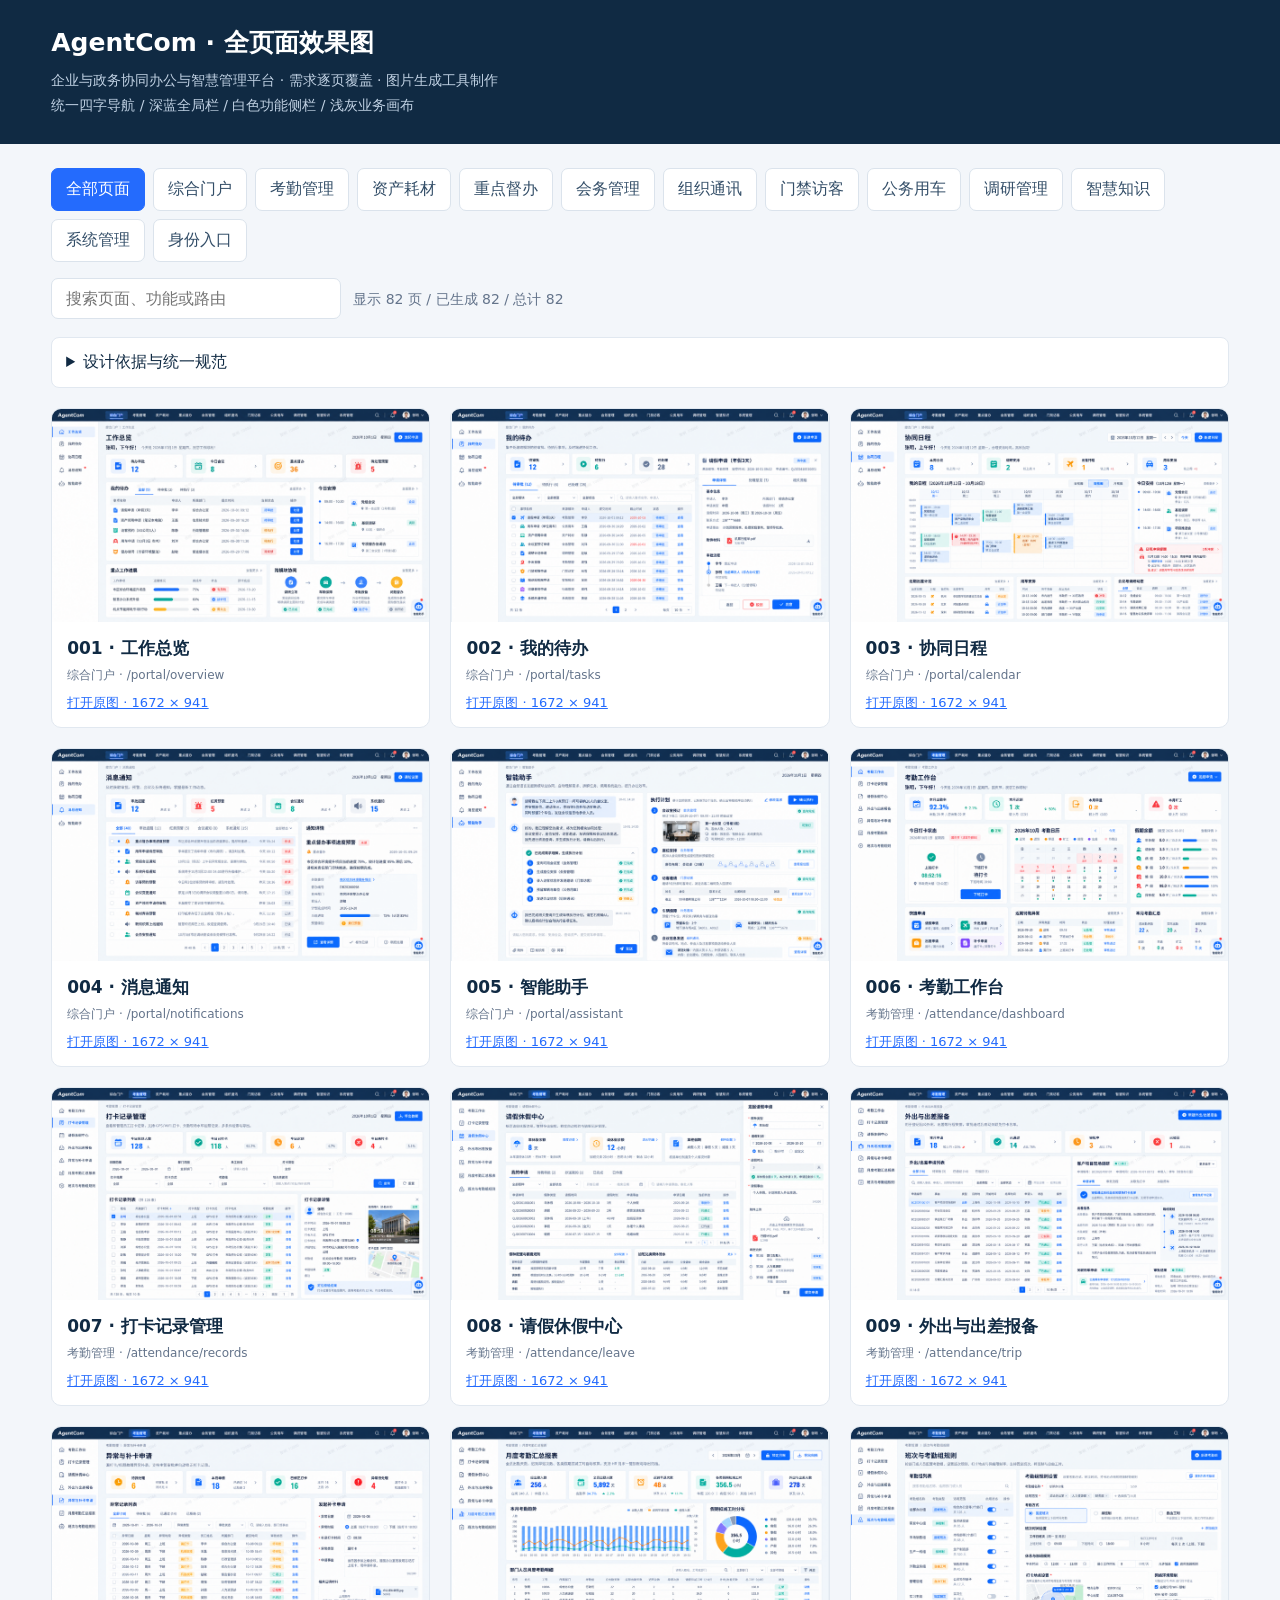
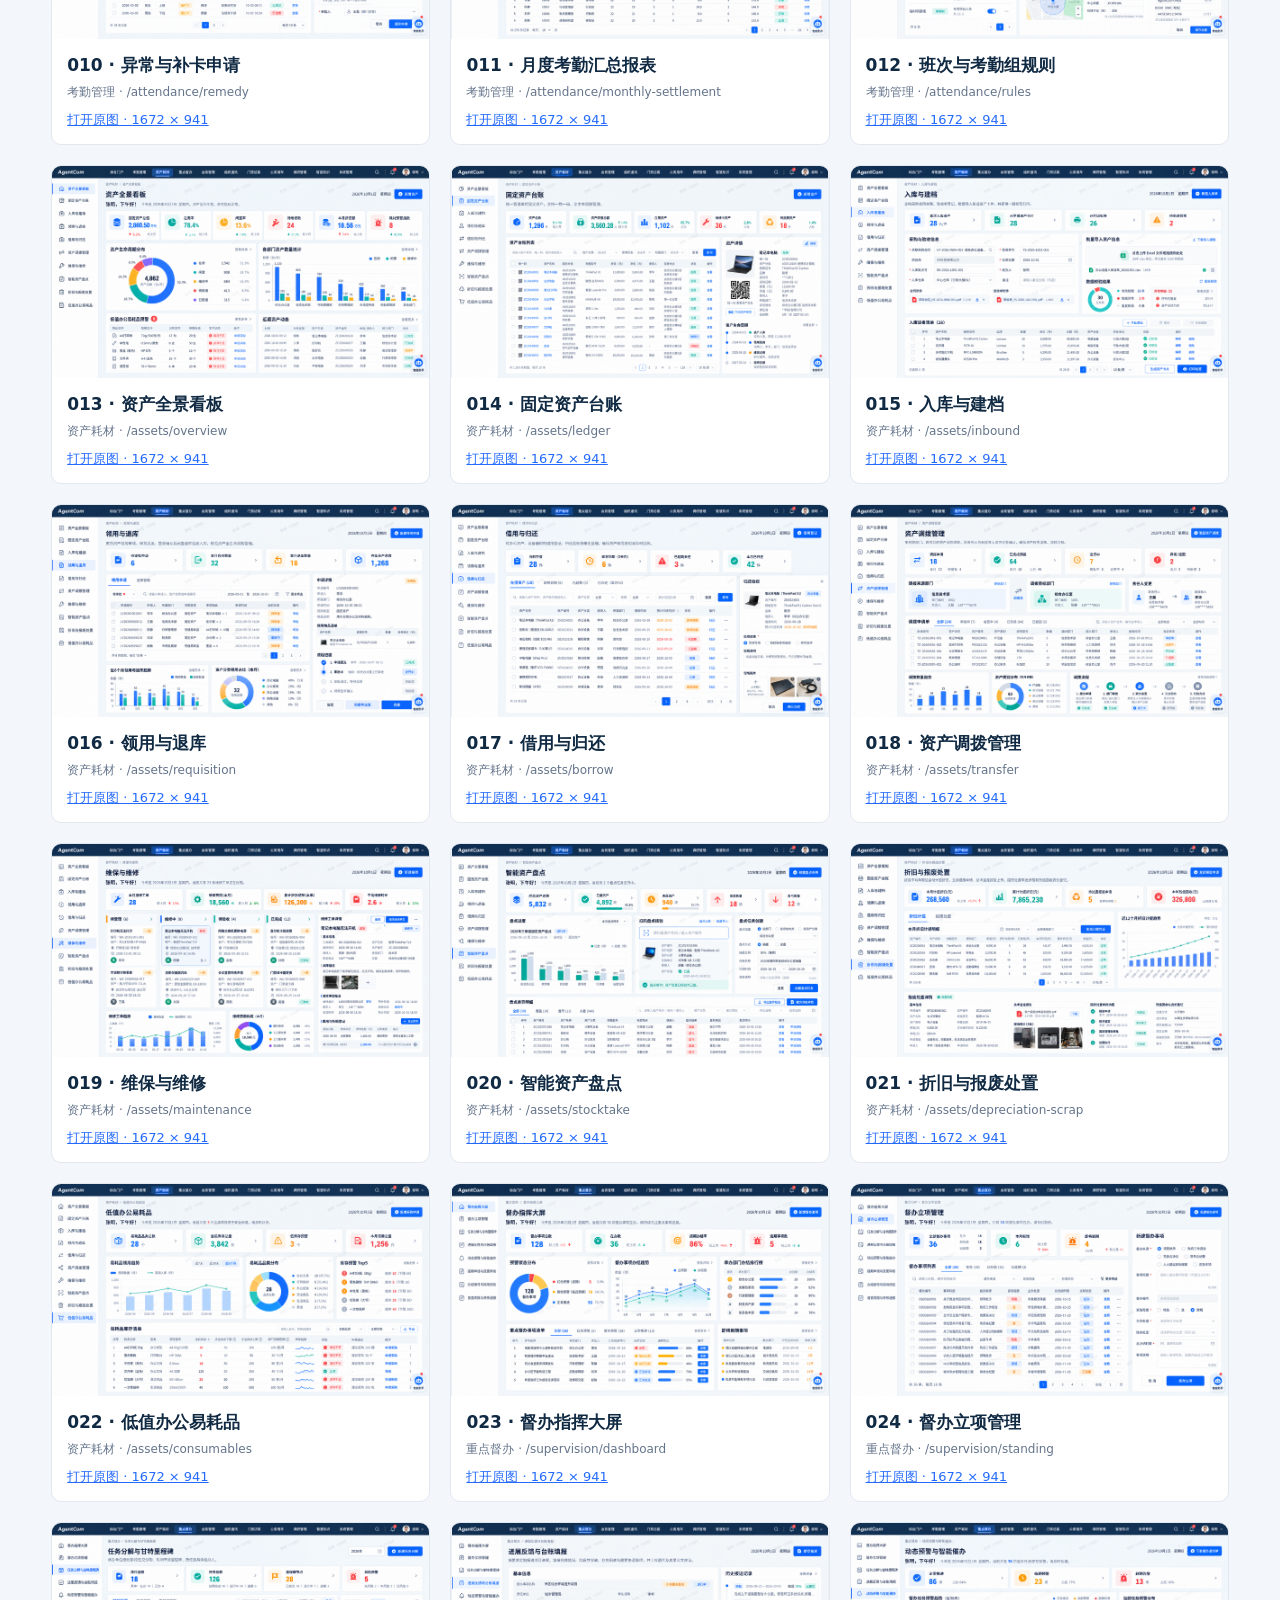
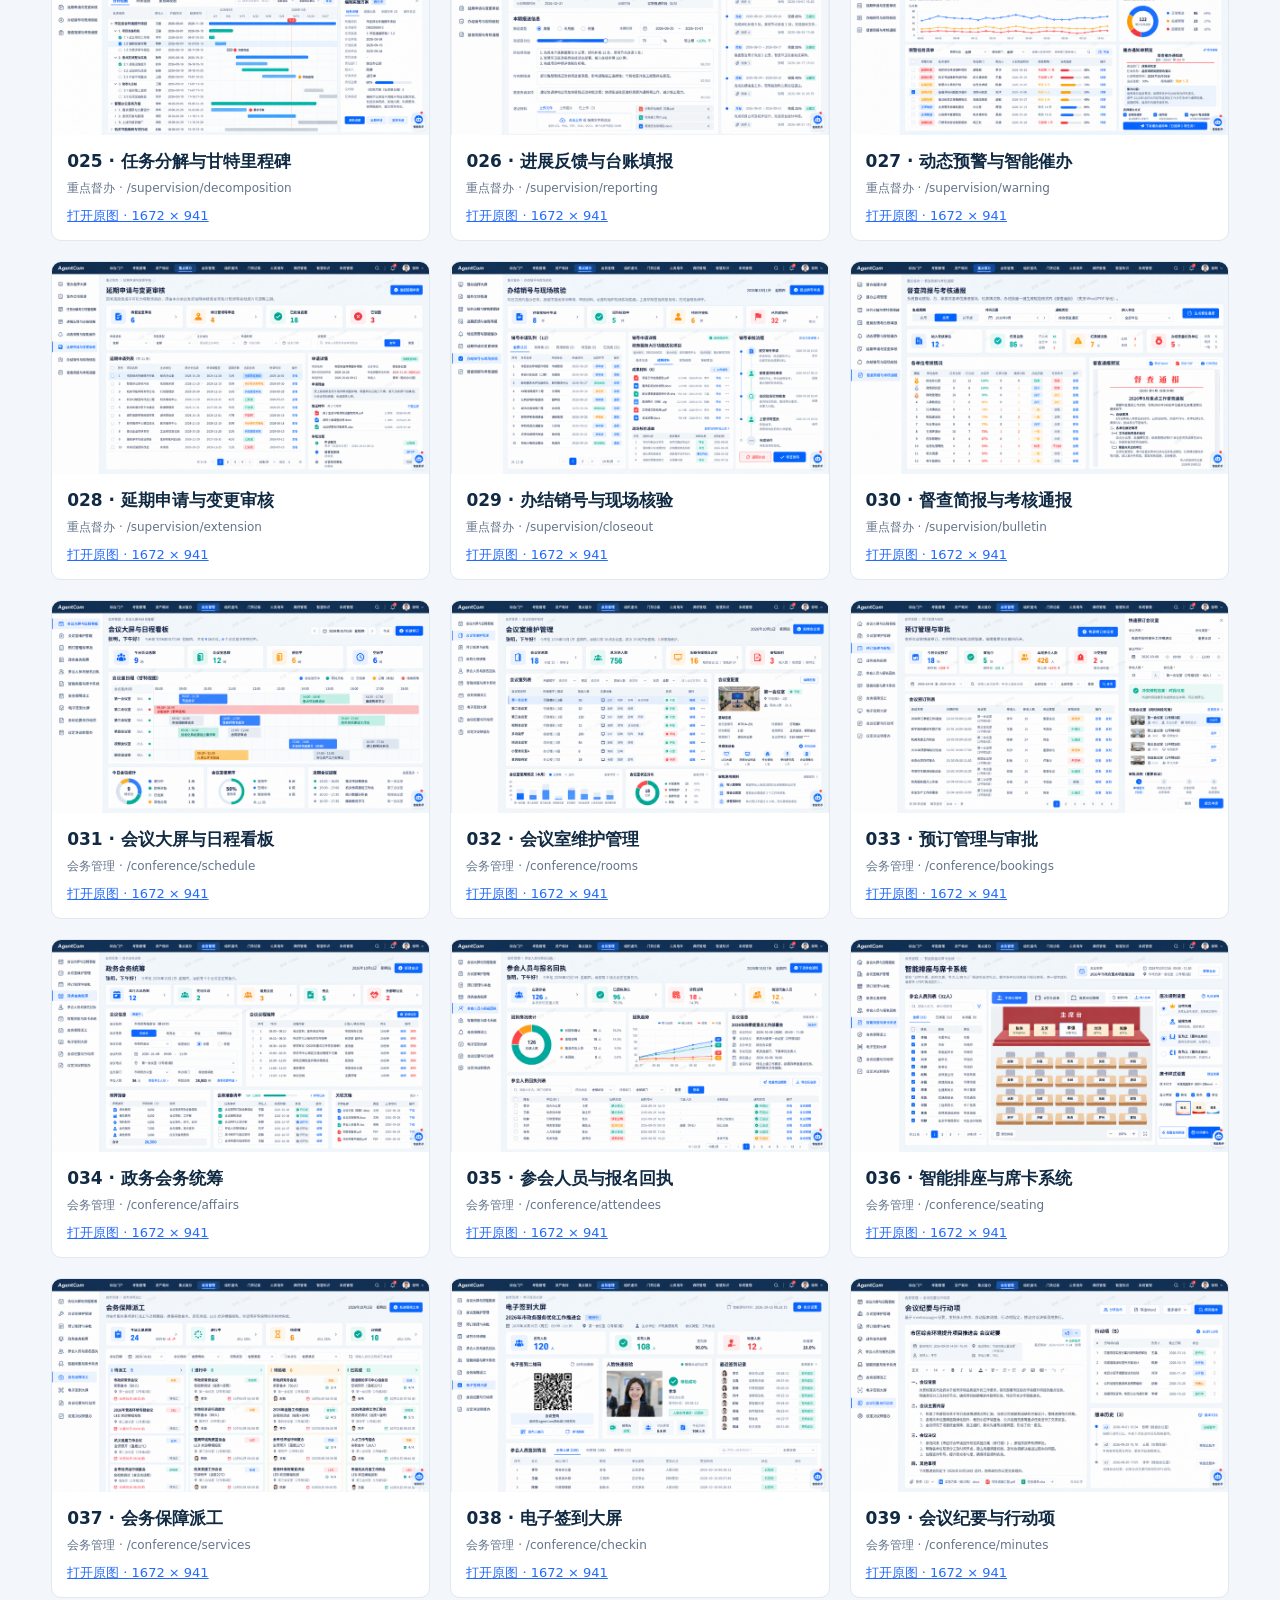
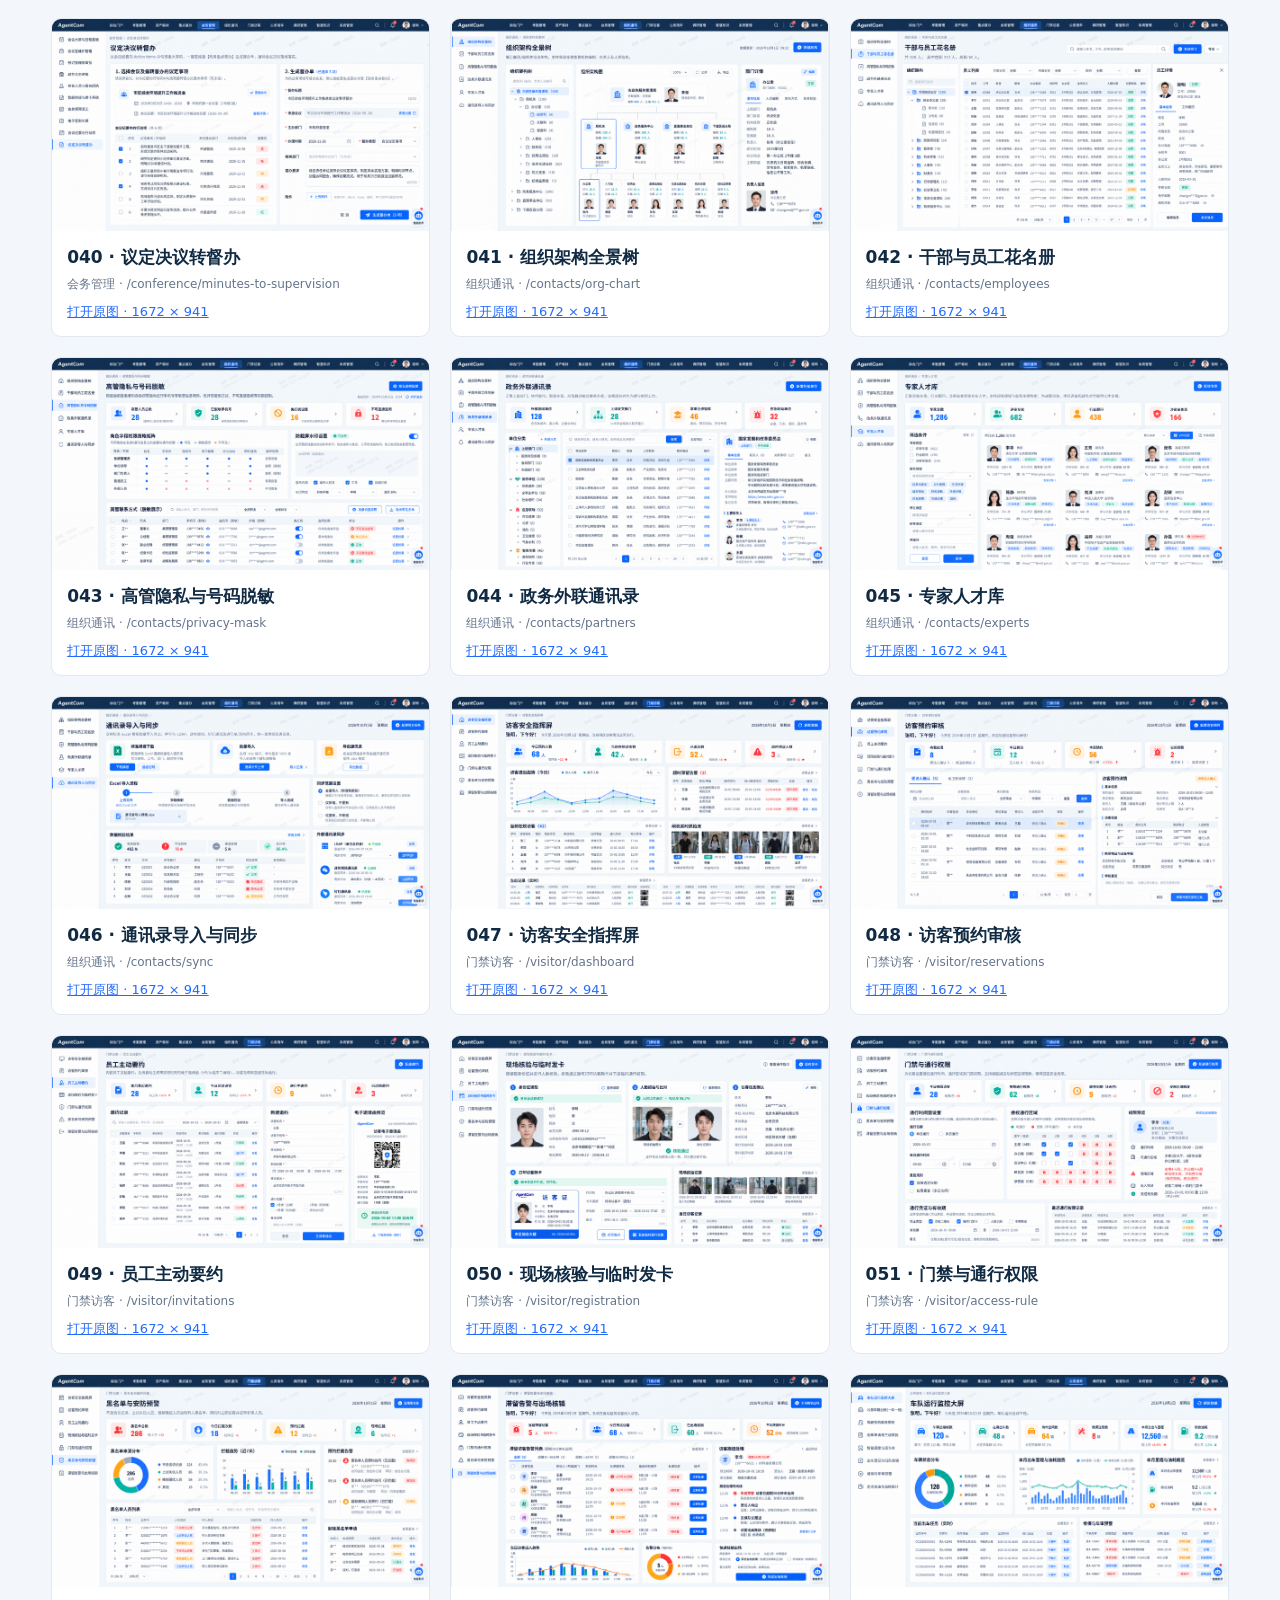
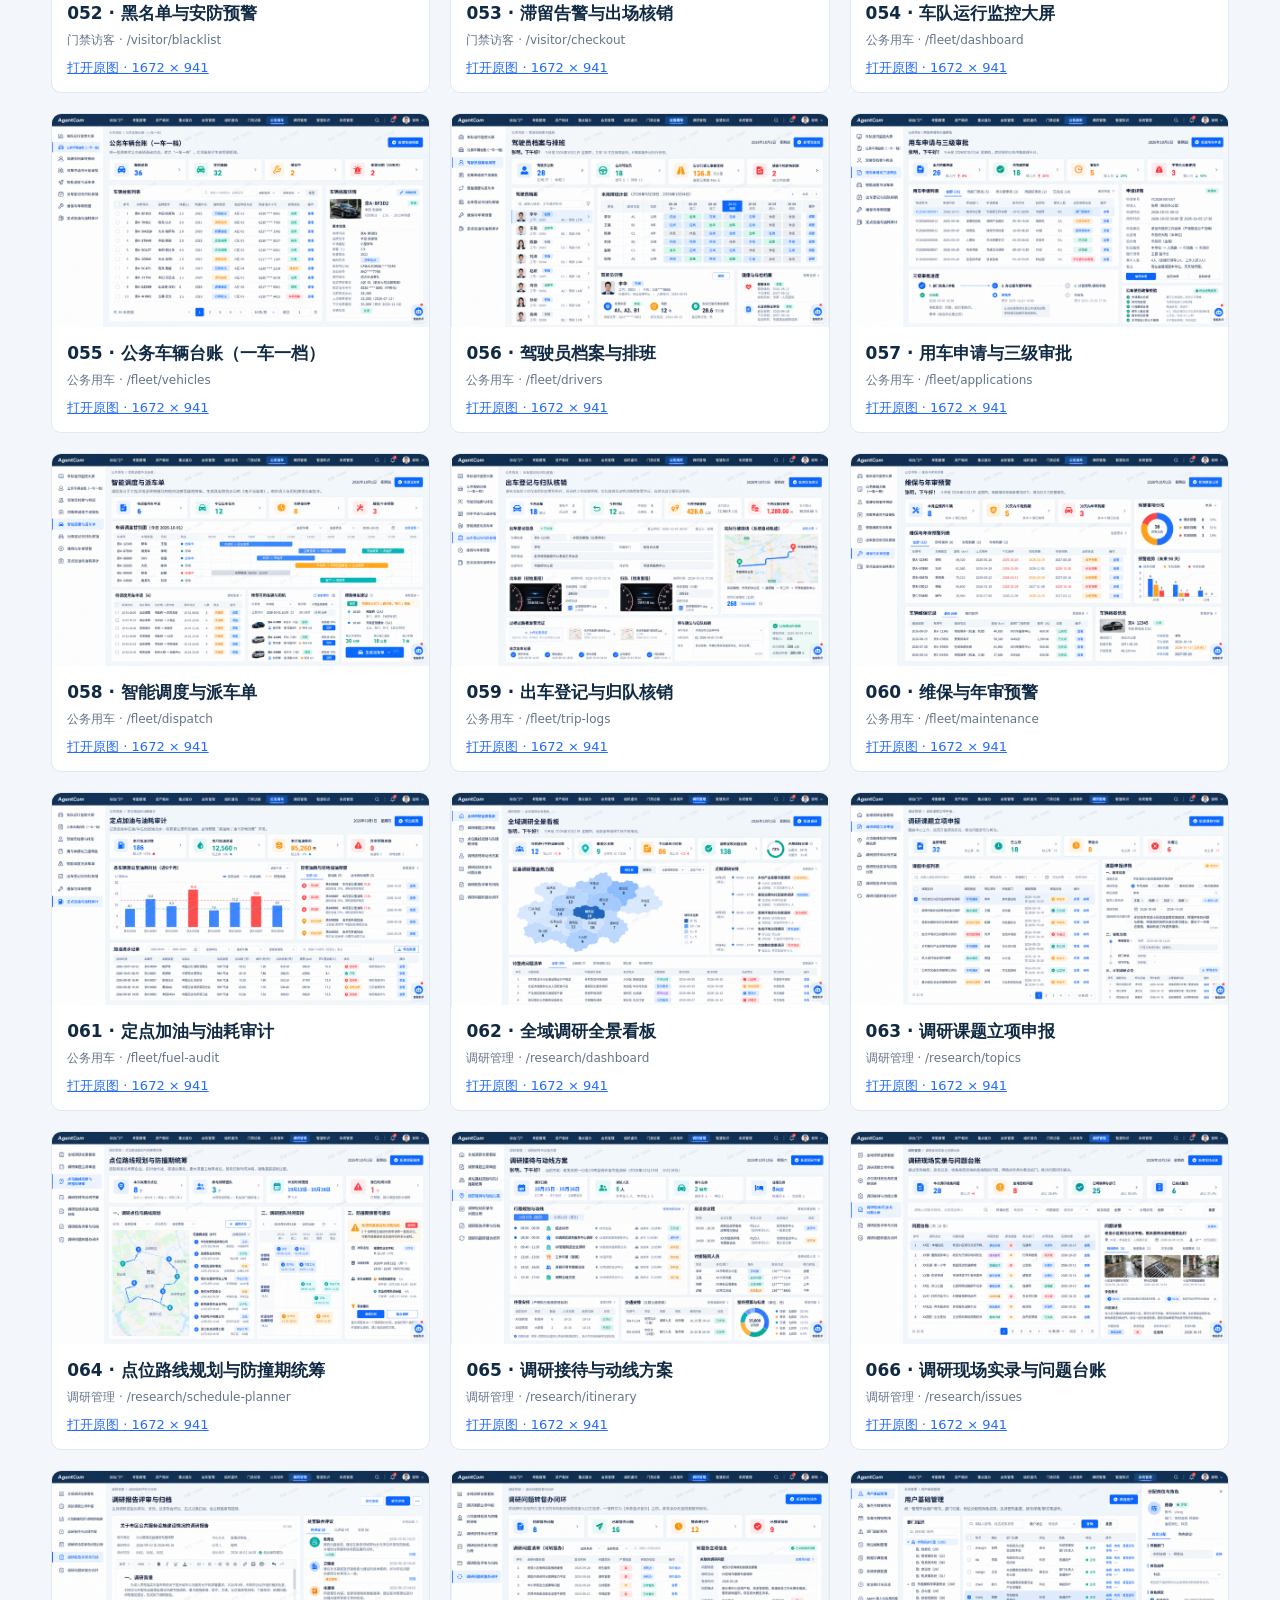
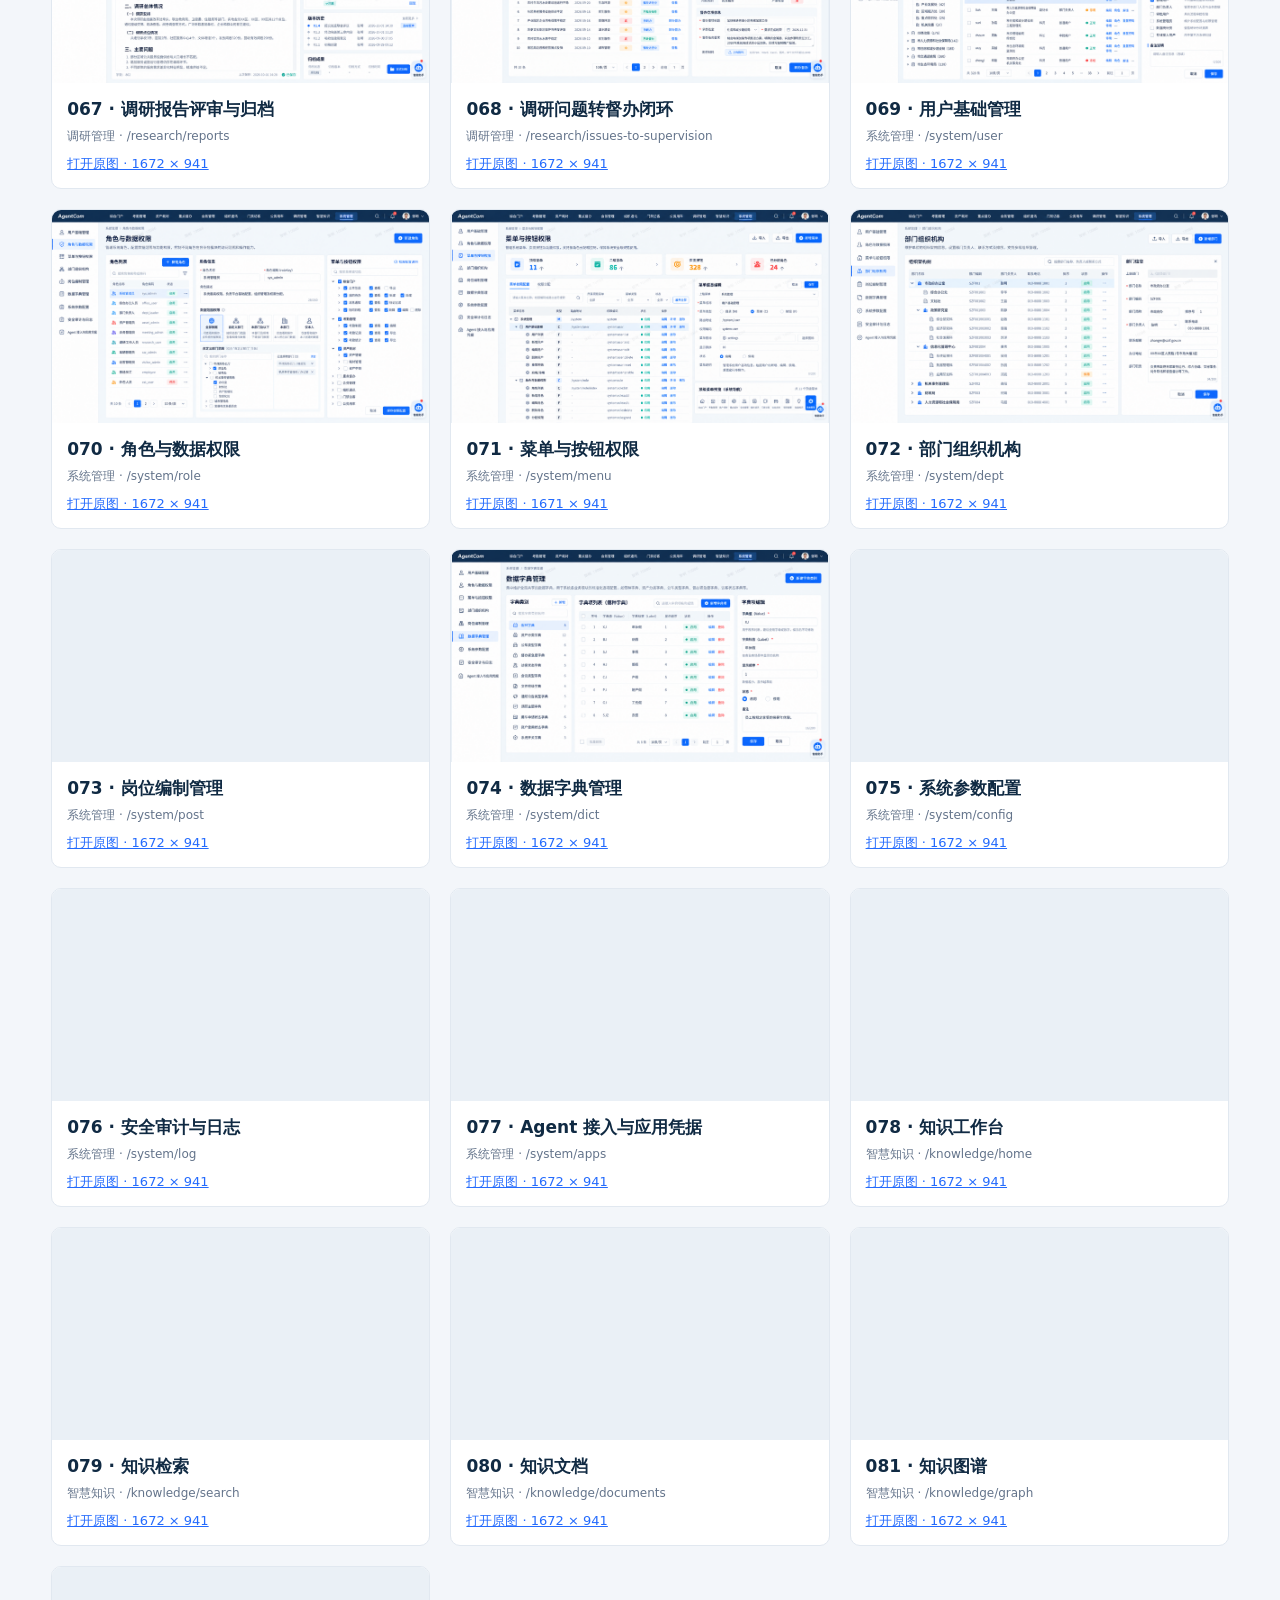
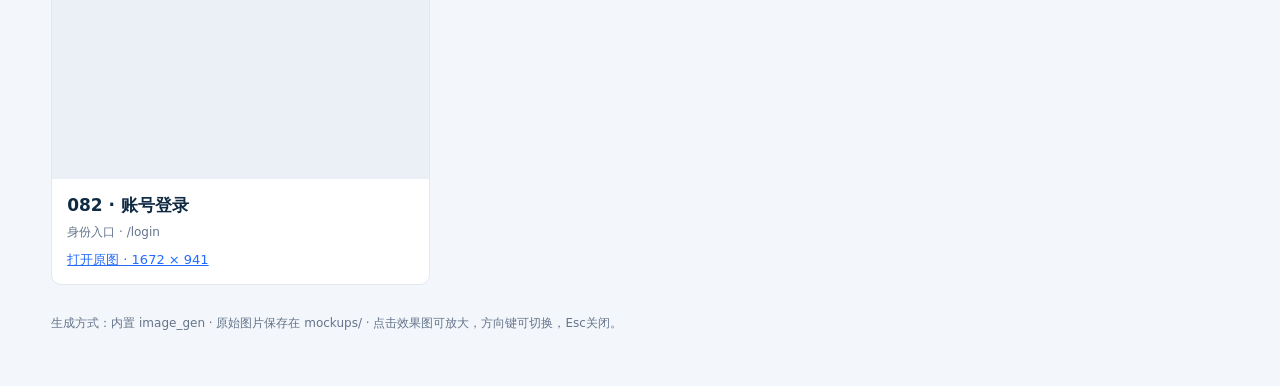
<file: design/index.html>
<!doctype html><html lang="zh-CN"><meta charset="utf-8"><meta name="viewport" content="width=device-width,initial-scale=1"><title>AgentCom · 全页面效果图</title>
<style>*{box-sizing:border-box}body{margin:0;background:#f3f6fa;color:#102a43;font-family:system-ui,"Microsoft YaHei",sans-serif}header{background:#102a43;color:white;padding:26px 4vw}header h1{margin:0 0 9px;font-size:25px}header p{margin:0;color:#c0d1e3;font-size:14px;line-height:1.8}main{padding:24px 4vw}nav{display:flex;gap:8px;flex-wrap:wrap;margin:0 0 16px}button,input{font:inherit;border:1px solid #dbe3ec;border-radius:7px;background:white;padding:10px 14px;cursor:pointer;color:#334e68}button.active{background:#246bfd;color:#fff;border-color:#246bfd}input{min-width:290px;cursor:text;margin:0 12px 18px 0}.summary{font-size:14px;color:#64748b}.grid{display:grid;grid-template-columns:repeat(auto-fit,minmax(370px,1fr));gap:20px}.card{background:white;border:1px solid #e1e8f0;border-radius:10px;overflow:hidden}.card img{width:100%;display:block;aspect-ratio:16/9;object-fit:contain;background:#eaf0f6;cursor:zoom-in}.info{padding:15px}.info h2{font-size:17px;margin:0 0 7px}.info p{margin:0;color:#64748b;font-size:12px}.info a{color:#246bfd;font-size:13px;display:inline-block;margin-top:10px}.pending{display:flex;align-items:center;justify-content:center;aspect-ratio:16/9;color:#64748b;background:#eef2f7}details{background:white;border:1px solid #e1e8f0;border-radius:8px;margin:0 0 20px;padding:14px}summary{cursor:pointer}.notes{font-size:14px;line-height:1.9;color:#486581}.notes ul{padding-left:22px}dialog{padding:0;background:#102a43;border:0;border-radius:8px;color:white;width:96vw;max-width:none;max-height:96vh}dialog::backdrop{background:#061625df}.toolbar{display:flex;align-items:center;justify-content:space-between;padding:12px 18px;gap:14px}.toolbar button{padding:7px 12px}.preview{overflow:auto;max-height:82vh;background:#eaf0f6}.preview img{display:block;width:100%;height:auto}.preview img.zoom{width:auto;max-width:none}.subtitle{font-size:13px;color:#c0d1e3}a{color:#5ea1ff}footer{font-size:12px;color:#64748b;padding:30px 0}@media(max-width:600px){.grid{grid-template-columns:1fr}.toolbar{flex-wrap:wrap}input{width:100%;min-width:0}}</style>
<header><h1>AgentCom · 全页面效果图</h1><p>企业与政务协同办公与智慧管理平台 · 需求逐页覆盖 · 图片生成工具制作<br>统一四字导航 / 深蓝全局栏 / 白色功能侧栏 / 浅灰业务画布</p></header>
<main><nav id="nav"></nav><input id="search" aria-label="搜索页面" placeholder="搜索页面、功能或路由"><span id="summary" class="summary"></span>
<details><summary>设计依据与统一规范</summary><div class="notes"><p>依据项目需求说明书第3章的顶部大类＋左侧功能导航，以及第4章全部明确功能路由。共82页：72个明确功能页面、5个综合门户页面、4个知识页面和1个登录页。登录页为业务补充，知识页是GBrainKG嵌入内容的视觉示意，不代表重建独立知识产品。</p><p>顶部导航均为四字、同宽展示：综合门户、考勤管理、资产耗材、重点督办、会务管理、组织通讯、门禁访客、公务用车、调研管理、智慧知识、系统管理。页面完整业务名称保留于侧栏与标题。</p><ul><li>色彩：导航 #102A43；背景 #F3F6FA；主操作 #246BFD；辅助完成态 #13A89E；临期 #F59E0B；超期 #E5484D。</li><li>尺寸基线：全局栏56px、功能侧栏208px、内容间距24px、卡片圆角8px；实际效果图为生成式视觉参考，开发按基线实施。</li><li>督办正常状态按说明书中的“红黄蓝”规格统一为蓝；文字标签同时表达状态，解决正文部分使用绿色的矛盾。</li><li>用车需求标题写“三级审批”，正文只明确部门与后勤两级；效果图补充“分管领导/授权审批”为可配置第三级，实施前需明确。菜单权限按M目录、C菜单、F按钮表达。</li><li>审批、派发、执行、核验、归档的流程按各模块分别展现；会务决议和调研问题保留来源关联后转督办。</li><li>通讯录与身份信息脱敏、页面追溯水印、凭据密钥遮挡；样例数据为虚构。智能助手写入前展示可核对的计划。</li><li>本目录是效果图预览，图片中的按钮不能操作业务。生成图的细小文字和日期以需求及manifest.json为准。</li></ul><p><a href="manifest.json">页面需求映射及全部生成提示词（JSON）</a></p></div></details>
<section id="grid" class="grid"></section><footer>生成方式：内置 image_gen · 原始图片保存在 mockups/ · 点击效果图可放大，方向键可切换，Esc关闭。</footer></main>
<dialog id="viewer"><div class="toolbar"><div><strong id="vtitle"></strong><div id="vroute" class="subtitle"></div></div><div><button id="prev">上一页</button> <button id="next">下一页</button> <button id="zoom">原始尺寸</button> <a id="original" target="_blank">打开原图</a> <button id="close">关闭</button></div></div><div class="preview"><img id="vimg" alt="页面效果图"></div></dialog>
<script>const data={"navigation": ["综合门户", "考勤管理", "资产耗材", "重点督办", "会务管理", "组织通讯", "门禁访客", "公务用车", "调研管理", "智慧知识", "系统管理"], "style": "Use case: ui-mockup. Asset type: single high-fidelity Chinese desktop web UI screenshot. Create ONE flat landscape 16:9 screenshot at preferably 1920x1080 or higher. No device frame, no perspective, no multiple screens. Product AgentCom 企业与政务协同办公管理平台. EXACT consistent shell: 56px navy #102A43 top bar, white AgentCom compact logo at left, eleven equal-width four-character categories in ONE row: 综合门户 考勤管理 资产耗材 重点督办 会务管理 组织通讯 门禁访客 公务用车 调研管理 智慧知识 系统管理. Small search/notification/avatar at right. White 208px left sidebar, thin navy outline icons, pale blue selected item. Main background #F3F6FA, white cards, 8px corners, fine gray borders, 24px main gutters. Primary blue #246BFD, teal #13A89E, amber #F59E0B and red #E5484D only warnings. Clean crisp Chinese sans-serif, readable precise labels. Dark navy text, slate secondary text. Calm modern government/enterprise design, carefully aligned practical information density. Selected top category blue pill+underline. Page header breadcrumb, title, one primary action. Charts subtle with labeled axes. Data statuses always have text, not color alone. Faint watermark 张明 10086. Fictional data only, masked private fields and secrets. Small unobtrusive 智能助手 launcher bottom right. Same visual proportions and style as the AgentCom 工作总览 reference. Avoid marketing hero, large illustrations, gradients, 3D, confusing layouts, overflowing nav or tiny illegible text. ", "source": "../docs/企业与政务协同办公管理平台需求说明书.md", "pages": [{"title": "工作总览", "route": "/portal/overview", "category": "综合门户", "description": "待办审批、今日会议、重点督办、预警，个人工作台、跨模块协同链路。", "layout": "Four KPI cards, pending approval table, today agenda, progress bars and cross-module activity chain.", "id": "001", "file": "mockups/001-portal-overview.png", "prompt": "Use case: ui-mockup. Asset type: single high-fidelity Chinese desktop web UI screenshot. Create ONE flat landscape 16:9 screenshot at preferably 1920x1080 or higher. No device frame, no perspective, no multiple screens. Product AgentCom 企业与政务协同办公管理平台. EXACT consistent shell: 56px navy #102A43 top bar, white AgentCom compact logo at left, eleven equal-width four-character categories in ONE row: 综合门户 考勤管理 资产耗材 重点督办 会务管理 组织通讯 门禁访客 公务用车 调研管理 智慧知识 系统管理. Small search/notification/avatar at right. White 208px left sidebar, thin navy outline icons, pale blue selected item. Main background #F3F6FA, white cards, 8px corners, fine gray borders, 24px main gutters. Primary blue #246BFD, teal #13A89E, amber #F59E0B and red #E5484D only warnings. Clean crisp Chinese sans-serif, readable precise labels. Dark navy text, slate secondary text. Calm modern government/enterprise design, carefully aligned practical information density. Selected top category blue pill+underline. Page header breadcrumb, title, one primary action. Charts subtle with labeled axes. Data statuses always have text, not color alone. Faint watermark 张明 10086. Fictional data only, masked private fields and secrets. Small unobtrusive 智能助手 launcher bottom right. Same visual proportions and style as the AgentCom 工作总览 reference. Avoid marketing hero, large illustrations, gradients, 3D, confusing layouts, overflowing nav or tiny illegible text. Active category: 综合门户. Exact page title: 工作总览. Sidebar items for this module: 工作总览 / 我的待办 / 协同日程 / 消息通知 / 智能助手. Select current page. Core requirements faithfully visualize: 待办审批、今日会议、重点督办、预警，个人工作台、跨模块协同链路。. Composition: Four KPI cards, pending approval table, today agenda, progress bars and cross-module activity chain.. Display realistic relevant Chinese labels and concise sample rows. Every page must be visibly distinct based on its workflow.", "status": "complete", "dimensions": [1672, 941]}, {"title": "我的待办", "route": "/portal/tasks", "category": "综合门户", "description": "跨模块待审批、待执行、已处理清单，来源模块、处理人、截止时间，审批详情和处理意见。", "layout": "Main pending tasks table left, selected leave approval detail panel right with workflow timeline, reason, attachment, approve/reject buttons.", "id": "002", "file": "mockups/002-portal-tasks.png", "prompt": "Use case: ui-mockup. Asset type: single high-fidelity Chinese desktop web UI screenshot. Create ONE flat landscape 16:9 screenshot at preferably 1920x1080 or higher. No device frame, no perspective, no multiple screens. Product AgentCom 企业与政务协同办公管理平台. EXACT consistent shell: 56px navy #102A43 top bar, white AgentCom compact logo at left, eleven equal-width four-character categories in ONE row: 综合门户 考勤管理 资产耗材 重点督办 会务管理 组织通讯 门禁访客 公务用车 调研管理 智慧知识 系统管理. Small search/notification/avatar at right. White 208px left sidebar, thin navy outline icons, pale blue selected item. Main background #F3F6FA, white cards, 8px corners, fine gray borders, 24px main gutters. Primary blue #246BFD, teal #13A89E, amber #F59E0B and red #E5484D only warnings. Clean crisp Chinese sans-serif, readable precise labels. Dark navy text, slate secondary text. Calm modern government/enterprise design, carefully aligned practical information density. Selected top category blue pill+underline. Page header breadcrumb, title, one primary action. Charts subtle with labeled axes. Data statuses always have text, not color alone. Faint watermark 张明 10086. Fictional data only, masked private fields and secrets. Small unobtrusive 智能助手 launcher bottom right. Same visual proportions and style as the AgentCom 工作总览 reference. Avoid marketing hero, large illustrations, gradients, 3D, confusing layouts, overflowing nav or tiny illegible text. Active category: 综合门户. Exact page title: 我的待办. Sidebar items for this module: 工作总览 / 我的待办 / 协同日程 / 消息通知 / 智能助手. Select current page. Core requirements faithfully visualize: 跨模块待审批、待执行、已处理清单，来源模块、处理人、截止时间，审批详情和处理意见。. Composition: Main pending tasks table left, selected leave approval detail panel right with workflow timeline, reason, attachment, approve/reject buttons.. Display realistic relevant Chinese labels and concise sample rows. Every page must be visibly distinct based on its workflow.", "status": "complete", "dimensions": [1672, 941]}, {"title": "协同日程", "route": "/portal/calendar", "category": "综合门户", "description": "个人与部门日程、会议、调研、出差与用车联动，冲突提示。", "layout": "Large weekly calendar with time columns, blue meeting blocks, teal research blocks, small agenda right and visible clash alert.", "id": "003", "file": "mockups/003-portal-calendar.png", "prompt": "Use case: ui-mockup. Asset type: single high-fidelity Chinese desktop web UI screenshot. Create ONE flat landscape 16:9 screenshot at preferably 1920x1080 or higher. No device frame, no perspective, no multiple screens. Product AgentCom 企业与政务协同办公管理平台. EXACT consistent shell: 56px navy #102A43 top bar, white AgentCom compact logo at left, eleven equal-width four-character categories in ONE row: 综合门户 考勤管理 资产耗材 重点督办 会务管理 组织通讯 门禁访客 公务用车 调研管理 智慧知识 系统管理. Small search/notification/avatar at right. White 208px left sidebar, thin navy outline icons, pale blue selected item. Main background #F3F6FA, white cards, 8px corners, fine gray borders, 24px main gutters. Primary blue #246BFD, teal #13A89E, amber #F59E0B and red #E5484D only warnings. Clean crisp Chinese sans-serif, readable precise labels. Dark navy text, slate secondary text. Calm modern government/enterprise design, carefully aligned practical information density. Selected top category blue pill+underline. Page header breadcrumb, title, one primary action. Charts subtle with labeled axes. Data statuses always have text, not color alone. Faint watermark 张明 10086. Fictional data only, masked private fields and secrets. Small unobtrusive 智能助手 launcher bottom right. Same visual proportions and style as the AgentCom 工作总览 reference. Avoid marketing hero, large illustrations, gradients, 3D, confusing layouts, overflowing nav or tiny illegible text. Active category: 综合门户. Exact page title: 协同日程. Sidebar items for this module: 工作总览 / 我的待办 / 协同日程 / 消息通知 / 智能助手. Select current page. Core requirements faithfully visualize: 个人与部门日程、会议、调研、出差与用车联动，冲突提示。. Composition: Large weekly calendar with time columns, blue meeting blocks, teal research blocks, small agenda right and visible clash alert.. Display realistic relevant Chinese labels and concise sample rows. Every page must be visibly distinct based on its workflow.", "status": "complete", "dimensions": [1672, 941]}, {"title": "消息通知", "route": "/portal/notifications", "category": "综合门户", "description": "审批提醒、红黄预警、会议通知、系统通知、已读未读。", "layout": "Notification list with category filter pills, unread blue dots, preview of selected supervision notice and link to business object.", "id": "004", "file": "mockups/004-portal-notifications.png", "prompt": "Use case: ui-mockup. Asset type: single high-fidelity Chinese desktop web UI screenshot. Create ONE flat landscape 16:9 screenshot at preferably 1920x1080 or higher. No device frame, no perspective, no multiple screens. Product AgentCom 企业与政务协同办公管理平台. EXACT consistent shell: 56px navy #102A43 top bar, white AgentCom compact logo at left, eleven equal-width four-character categories in ONE row: 综合门户 考勤管理 资产耗材 重点督办 会务管理 组织通讯 门禁访客 公务用车 调研管理 智慧知识 系统管理. Small search/notification/avatar at right. White 208px left sidebar, thin navy outline icons, pale blue selected item. Main background #F3F6FA, white cards, 8px corners, fine gray borders, 24px main gutters. Primary blue #246BFD, teal #13A89E, amber #F59E0B and red #E5484D only warnings. Clean crisp Chinese sans-serif, readable precise labels. Dark navy text, slate secondary text. Calm modern government/enterprise design, carefully aligned practical information density. Selected top category blue pill+underline. Page header breadcrumb, title, one primary action. Charts subtle with labeled axes. Data statuses always have text, not color alone. Faint watermark 张明 10086. Fictional data only, masked private fields and secrets. Small unobtrusive 智能助手 launcher bottom right. Same visual proportions and style as the AgentCom 工作总览 reference. Avoid marketing hero, large illustrations, gradients, 3D, confusing layouts, overflowing nav or tiny illegible text. Active category: 综合门户. Exact page title: 消息通知. Sidebar items for this module: 工作总览 / 我的待办 / 协同日程 / 消息通知 / 智能助手. Select current page. Core requirements faithfully visualize: 审批提醒、红黄预警、会议通知、系统通知、已读未读。. Composition: Notification list with category filter pills, unread blue dots, preview of selected supervision notice and link to business object.. Display realistic relevant Chinese labels and concise sample rows. Every page must be visibly distinct based on its workflow.", "status": "complete", "dimensions": [1672, 941]}, {"title": "智能助手", "route": "/portal/assistant", "category": "综合门户", "description": "自然语言发起跨模块协同，显示查询结果、执行计划、权限边界、确认动作与执行反馈。", "layout": "Chat workspace with conversation left and reviewable plan right: meeting room booking, seating, visitor invitation. Clear 待确认 status and 确认执行 button before writes, tool result cards after steps.", "id": "005", "file": "mockups/005-portal-assistant.png", "prompt": "Use case: ui-mockup. Asset type: single high-fidelity Chinese desktop web UI screenshot. Create ONE flat landscape 16:9 screenshot at preferably 1920x1080 or higher. No device frame, no perspective, no multiple screens. Product AgentCom 企业与政务协同办公管理平台. EXACT consistent shell: 56px navy #102A43 top bar, white AgentCom compact logo at left, eleven equal-width four-character categories in ONE row: 综合门户 考勤管理 资产耗材 重点督办 会务管理 组织通讯 门禁访客 公务用车 调研管理 智慧知识 系统管理. Small search/notification/avatar at right. White 208px left sidebar, thin navy outline icons, pale blue selected item. Main background #F3F6FA, white cards, 8px corners, fine gray borders, 24px main gutters. Primary blue #246BFD, teal #13A89E, amber #F59E0B and red #E5484D only warnings. Clean crisp Chinese sans-serif, readable precise labels. Dark navy text, slate secondary text. Calm modern government/enterprise design, carefully aligned practical information density. Selected top category blue pill+underline. Page header breadcrumb, title, one primary action. Charts subtle with labeled axes. Data statuses always have text, not color alone. Faint watermark 张明 10086. Fictional data only, masked private fields and secrets. Small unobtrusive 智能助手 launcher bottom right. Same visual proportions and style as the AgentCom 工作总览 reference. Avoid marketing hero, large illustrations, gradients, 3D, confusing layouts, overflowing nav or tiny illegible text. Active category: 综合门户. Exact page title: 智能助手. Sidebar items for this module: 工作总览 / 我的待办 / 协同日程 / 消息通知 / 智能助手. Select current page. Core requirements faithfully visualize: 自然语言发起跨模块协同，显示查询结果、执行计划、权限边界、确认动作与执行反馈。. Composition: Chat workspace with conversation left and reviewable plan right: meeting room booking, seating, visitor invitation. Clear 待确认 status and 确认执行 button before writes, tool result cards after steps.. Display realistic relevant Chinese labels and concise sample rows. Every page must be visibly distinct based on its workflow.", "status": "complete", "dimensions": [1672, 941]}, {"title": "考勤工作台", "route": "/attendance/dashboard", "category": "考勤管理", "description": "个人当日打卡状态、本月出勤率、请假/补卡快捷入口、考勤日历视图（迟到/早退/旷工彩色标记）。", "layout": "Today clock-in card with 上班08:52 and 下班待打卡, 2026 October monthly attendance calendar colored statuses, leave balance card and recent anomalies.", "id": "006", "file": "mockups/006-attendance-dashboard.png", "prompt": "Use case: ui-mockup. Asset type: single high-fidelity Chinese desktop web UI screenshot. Create ONE flat landscape 16:9 screenshot at preferably 1920x1080 or higher. No device frame, no perspective, no multiple screens. Product AgentCom 企业与政务协同办公管理平台. EXACT consistent shell: 56px navy #102A43 top bar, white AgentCom compact logo at left, eleven equal-width four-character categories in ONE row: 综合门户 考勤管理 资产耗材 重点督办 会务管理 组织通讯 门禁访客 公务用车 调研管理 智慧知识 系统管理. Small search/notification/avatar at right. White 208px left sidebar, thin navy outline icons, pale blue selected item. Main background #F3F6FA, white cards, 8px corners, fine gray borders, 24px main gutters. Primary blue #246BFD, teal #13A89E, amber #F59E0B and red #E5484D only warnings. Clean crisp Chinese sans-serif, readable precise labels. Dark navy text, slate secondary text. Calm modern government/enterprise design, carefully aligned practical information density. Selected top category blue pill+underline. Page header breadcrumb, title, one primary action. Charts subtle with labeled axes. Data statuses always have text, not color alone. Faint watermark 张明 10086. Fictional data only, masked private fields and secrets. Small unobtrusive 智能助手 launcher bottom right. Same visual proportions and style as the AgentCom 工作总览 reference. Avoid marketing hero, large illustrations, gradients, 3D, confusing layouts, overflowing nav or tiny illegible text. Active category: 考勤管理. Exact page title: 考勤工作台. Sidebar items for this module: 考勤工作台 / 打卡记录管理 / 请假休假中心 / 外出与出差报备 / 异常与补卡申请 / 月度考勤汇总报表 / 班次与考勤组规则. Select current page. Core requirements faithfully visualize: 个人当日打卡状态、本月出勤率、请假/补卡快捷入口、考勤日历视图（迟到/早退/旷工彩色标记）。. Composition: Today clock-in card with 上班08:52 and 下班待打卡, 2026 October monthly attendance calendar colored statuses, leave balance card and recent anomalies.. Display realistic relevant Chinese labels and concise sample rows. Every page must be visibly distinct based on its workflow.", "status": "complete", "dimensions": [1672, 941]}, {"title": "打卡记录管理", "route": "/attendance/records", "category": "考勤管理", "description": "GPS/WiFi 打卡明细、外勤现场水印拍照记录、多条件检索与导出。", "layout": "Detailed attendance records table: employee, department, time, 上班/下班, GPS/WiFi, normal/late, plus selected record with small field photo and verification summary.", "id": "007", "file": "mockups/007-attendance-records.png", "prompt": "Use case: ui-mockup. Asset type: single high-fidelity Chinese desktop web UI screenshot. Create ONE flat landscape 16:9 screenshot at preferably 1920x1080 or higher. No device frame, no perspective, no multiple screens. Product AgentCom 企业与政务协同办公管理平台. EXACT consistent shell: 56px navy #102A43 top bar, white AgentCom compact logo at left, eleven equal-width four-character categories in ONE row: 综合门户 考勤管理 资产耗材 重点督办 会务管理 组织通讯 门禁访客 公务用车 调研管理 智慧知识 系统管理. Small search/notification/avatar at right. White 208px left sidebar, thin navy outline icons, pale blue selected item. Main background #F3F6FA, white cards, 8px corners, fine gray borders, 24px main gutters. Primary blue #246BFD, teal #13A89E, amber #F59E0B and red #E5484D only warnings. Clean crisp Chinese sans-serif, readable precise labels. Dark navy text, slate secondary text. Calm modern government/enterprise design, carefully aligned practical information density. Selected top category blue pill+underline. Page header breadcrumb, title, one primary action. Charts subtle with labeled axes. Data statuses always have text, not color alone. Faint watermark 张明 10086. Fictional data only, masked private fields and secrets. Small unobtrusive 智能助手 launcher bottom right. Same visual proportions and style as the AgentCom 工作总览 reference. Avoid marketing hero, large illustrations, gradients, 3D, confusing layouts, overflowing nav or tiny illegible text. Active category: 考勤管理. Exact page title: 打卡记录管理. Sidebar items for this module: 考勤工作台 / 打卡记录管理 / 请假休假中心 / 外出与出差报备 / 异常与补卡申请 / 月度考勤汇总报表 / 班次与考勤组规则. Select current page. Core requirements faithfully visualize: GPS/WiFi 打卡明细、外勤现场水印拍照记录、多条件检索与导出。. Composition: Detailed attendance records table: employee, department, time, 上班/下班, GPS/WiFi, normal/late, plus selected record with small field photo and verification summary.. Display realistic relevant Chinese labels and concise sample rows. Every page must be visibly distinct based on its workflow.", "status": "complete", "dimensions": [1672, 941]}, {"title": "请假休假中心", "route": "/attendance/leave", "category": "考勤管理", "description": "- 假种配置与额度账户（年休假依法计算、加班兑换调休假流水池）。\n   - 请假发起、附件上传（如病假医院证明）、多级审批流。\n   - 销假与假条作废反向闭环。", "layout": "Leave balance cards 年假8天 调休12小时, leave request table, right drawer new leave application showing leave type, dates, balance check, attachment and multilevel approval timeline.", "id": "008", "file": "mockups/008-attendance-leave.png", "prompt": "Use case: ui-mockup. Asset type: single high-fidelity Chinese desktop web UI screenshot. Create ONE flat landscape 16:9 screenshot at preferably 1920x1080 or higher. No device frame, no perspective, no multiple screens. Product AgentCom 企业与政务协同办公管理平台. EXACT consistent shell: 56px navy #102A43 top bar, white AgentCom compact logo at left, eleven equal-width four-character categories in ONE row: 综合门户 考勤管理 资产耗材 重点督办 会务管理 组织通讯 门禁访客 公务用车 调研管理 智慧知识 系统管理. Small search/notification/avatar at right. White 208px left sidebar, thin navy outline icons, pale blue selected item. Main background #F3F6FA, white cards, 8px corners, fine gray borders, 24px main gutters. Primary blue #246BFD, teal #13A89E, amber #F59E0B and red #E5484D only warnings. Clean crisp Chinese sans-serif, readable precise labels. Dark navy text, slate secondary text. Calm modern government/enterprise design, carefully aligned practical information density. Selected top category blue pill+underline. Page header breadcrumb, title, one primary action. Charts subtle with labeled axes. Data statuses always have text, not color alone. Faint watermark 张明 10086. Fictional data only, masked private fields and secrets. Small unobtrusive 智能助手 launcher bottom right. Same visual proportions and style as the AgentCom 工作总览 reference. Avoid marketing hero, large illustrations, gradients, 3D, confusing layouts, overflowing nav or tiny illegible text. Active category: 考勤管理. Exact page title: 请假休假中心. Sidebar items for this module: 考勤工作台 / 打卡记录管理 / 请假休假中心 / 外出与出差报备 / 异常与补卡申请 / 月度考勤汇总报表 / 班次与考勤组规则. Select current page. Core requirements faithfully visualize: - 假种配置与额度账户（年休假依法计算、加班兑换调休假流水池）。\n   - 请假发起、附件上传（如病假医院证明）、多级审批流。\n   - 销假与假条作废反向闭环。. Composition: Leave balance cards 年假8天 调休12小时, leave request table, right drawer new leave application showing leave type, dates, balance check, attachment and multilevel approval timeline.. Display realistic relevant Chinese labels and concise sample rows. Every page must be visibly distinct based on its workflow.", "status": "complete", "dimensions": [1672, 941]}, {"title": "外出与出差报备", "route": "/attendance/trip", "category": "考勤管理", "description": "外出公干事由、同行人员、出差起止时间与路线规划，审批通过后自动关联免打卡名单。", "layout": "Business trip requests table left; right selected request with dates, route, colleagues, approvals and blue banner 审批通过后自动免打卡; linked vehicle application.", "id": "009", "file": "mockups/009-attendance-trip.png", "prompt": "Use case: ui-mockup. Asset type: single high-fidelity Chinese desktop web UI screenshot. Create ONE flat landscape 16:9 screenshot at preferably 1920x1080 or higher. No device frame, no perspective, no multiple screens. Product AgentCom 企业与政务协同办公管理平台. EXACT consistent shell: 56px navy #102A43 top bar, white AgentCom compact logo at left, eleven equal-width four-character categories in ONE row: 综合门户 考勤管理 资产耗材 重点督办 会务管理 组织通讯 门禁访客 公务用车 调研管理 智慧知识 系统管理. Small search/notification/avatar at right. White 208px left sidebar, thin navy outline icons, pale blue selected item. Main background #F3F6FA, white cards, 8px corners, fine gray borders, 24px main gutters. Primary blue #246BFD, teal #13A89E, amber #F59E0B and red #E5484D only warnings. Clean crisp Chinese sans-serif, readable precise labels. Dark navy text, slate secondary text. Calm modern government/enterprise design, carefully aligned practical information density. Selected top category blue pill+underline. Page header breadcrumb, title, one primary action. Charts subtle with labeled axes. Data statuses always have text, not color alone. Faint watermark 张明 10086. Fictional data only, masked private fields and secrets. Small unobtrusive 智能助手 launcher bottom right. Same visual proportions and style as the AgentCom 工作总览 reference. Avoid marketing hero, large illustrations, gradients, 3D, confusing layouts, overflowing nav or tiny illegible text. Active category: 考勤管理. Exact page title: 外出与出差报备. Sidebar items for this module: 考勤工作台 / 打卡记录管理 / 请假休假中心 / 外出与出差报备 / 异常与补卡申请 / 月度考勤汇总报表 / 班次与考勤组规则. Select current page. Core requirements faithfully visualize: 外出公干事由、同行人员、出差起止时间与路线规划，审批通过后自动关联免打卡名单。. Composition: Business trip requests table left; right selected request with dates, route, colleagues, approvals and blue banner 审批通过后自动免打卡; linked vehicle application.. Display realistic relevant Chinese labels and concise sample rows. Every page must be visibly distinct based on its workflow.", "status": "complete", "dimensions": [1672, 941]}, {"title": "异常与补卡申请", "route": "/attendance/remedy", "category": "考勤管理", "description": "漏打卡/机器故障异常补录，支持主管审批并自动修正打卡记录。", "layout": "Missing-clock anomalies table with yellow badges, right correction form with date, replacement clock time, reason, evidence and supervisor approval.", "id": "010", "file": "mockups/010-attendance-remedy.png", "prompt": "Use case: ui-mockup. Asset type: single high-fidelity Chinese desktop web UI screenshot. Create ONE flat landscape 16:9 screenshot at preferably 1920x1080 or higher. No device frame, no perspective, no multiple screens. Product AgentCom 企业与政务协同办公管理平台. EXACT consistent shell: 56px navy #102A43 top bar, white AgentCom compact logo at left, eleven equal-width four-character categories in ONE row: 综合门户 考勤管理 资产耗材 重点督办 会务管理 组织通讯 门禁访客 公务用车 调研管理 智慧知识 系统管理. Small search/notification/avatar at right. White 208px left sidebar, thin navy outline icons, pale blue selected item. Main background #F3F6FA, white cards, 8px corners, fine gray borders, 24px main gutters. Primary blue #246BFD, teal #13A89E, amber #F59E0B and red #E5484D only warnings. Clean crisp Chinese sans-serif, readable precise labels. Dark navy text, slate secondary text. Calm modern government/enterprise design, carefully aligned practical information density. Selected top category blue pill+underline. Page header breadcrumb, title, one primary action. Charts subtle with labeled axes. Data statuses always have text, not color alone. Faint watermark 张明 10086. Fictional data only, masked private fields and secrets. Small unobtrusive 智能助手 launcher bottom right. Same visual proportions and style as the AgentCom 工作总览 reference. Avoid marketing hero, large illustrations, gradients, 3D, confusing layouts, overflowing nav or tiny illegible text. Active category: 考勤管理. Exact page title: 异常与补卡申请. Sidebar items for this module: 考勤工作台 / 打卡记录管理 / 请假休假中心 / 外出与出差报备 / 异常与补卡申请 / 月度考勤汇总报表 / 班次与考勤组规则. Select current page. Core requirements faithfully visualize: 漏打卡/机器故障异常补录，支持主管审批并自动修正打卡记录。. Composition: Missing-clock anomalies table with yellow badges, right correction form with date, replacement clock time, reason, evidence and supervisor approval.. Display realistic relevant Chinese labels and concise sample rows. Every page must be visibly distinct based on its workflow.", "status": "complete", "dimensions": [1672, 941]}, {"title": "月度考勤汇总报表", "route": "/attendance/monthly-settlement", "category": "考勤管理", "description": "全员出勤天数、迟到早退次数、各类假期扣减工时自动核算，支持 HR 月末一键锁账与导出归档。", "layout": "Wide monthly employee matrix with attendance days, late counts, leave hours, trip days, total hours; summary cards; month selector; 锁定月账 and 导出归档.", "id": "011", "file": "mockups/011-attendance-monthly-settlement.png", "prompt": "Use case: ui-mockup. Asset type: single high-fidelity Chinese desktop web UI screenshot. Create ONE flat landscape 16:9 screenshot at preferably 1920x1080 or higher. No device frame, no perspective, no multiple screens. Product AgentCom 企业与政务协同办公管理平台. EXACT consistent shell: 56px navy #102A43 top bar, white AgentCom compact logo at left, eleven equal-width four-character categories in ONE row: 综合门户 考勤管理 资产耗材 重点督办 会务管理 组织通讯 门禁访客 公务用车 调研管理 智慧知识 系统管理. Small search/notification/avatar at right. White 208px left sidebar, thin navy outline icons, pale blue selected item. Main background #F3F6FA, white cards, 8px corners, fine gray borders, 24px main gutters. Primary blue #246BFD, teal #13A89E, amber #F59E0B and red #E5484D only warnings. Clean crisp Chinese sans-serif, readable precise labels. Dark navy text, slate secondary text. Calm modern government/enterprise design, carefully aligned practical information density. Selected top category blue pill+underline. Page header breadcrumb, title, one primary action. Charts subtle with labeled axes. Data statuses always have text, not color alone. Faint watermark 张明 10086. Fictional data only, masked private fields and secrets. Small unobtrusive 智能助手 launcher bottom right. Same visual proportions and style as the AgentCom 工作总览 reference. Avoid marketing hero, large illustrations, gradients, 3D, confusing layouts, overflowing nav or tiny illegible text. Active category: 考勤管理. Exact page title: 月度考勤汇总报表. Sidebar items for this module: 考勤工作台 / 打卡记录管理 / 请假休假中心 / 外出与出差报备 / 异常与补卡申请 / 月度考勤汇总报表 / 班次与考勤组规则. Select current page. Core requirements faithfully visualize: 全员出勤天数、迟到早退次数、各类假期扣减工时自动核算，支持 HR 月末一键锁账与导出归档。. Composition: Wide monthly employee matrix with attendance days, late counts, leave hours, trip days, total hours; summary cards; month selector; 锁定月账 and 导出归档.. Display realistic relevant Chinese labels and concise sample rows. Every page must be visibly distinct based on its workflow.", "status": "complete", "dimensions": [1672, 941]}, {"title": "班次与考勤组规则", "route": "/attendance/rules", "category": "考勤管理", "description": "固定班次、排班制、自由工时、打卡地点经纬度与有效半径（米）、公司指定 WiFi BSSID 绑定。", "layout": "Attendance group list left, rule editor right with fixed/flexible shift tabs, time range, break rules, GPS radius map card and WiFi BSSID fields.", "id": "012", "file": "mockups/012-attendance-rules.png", "prompt": "Use case: ui-mockup. Asset type: single high-fidelity Chinese desktop web UI screenshot. Create ONE flat landscape 16:9 screenshot at preferably 1920x1080 or higher. No device frame, no perspective, no multiple screens. Product AgentCom 企业与政务协同办公管理平台. EXACT consistent shell: 56px navy #102A43 top bar, white AgentCom compact logo at left, eleven equal-width four-character categories in ONE row: 综合门户 考勤管理 资产耗材 重点督办 会务管理 组织通讯 门禁访客 公务用车 调研管理 智慧知识 系统管理. Small search/notification/avatar at right. White 208px left sidebar, thin navy outline icons, pale blue selected item. Main background #F3F6FA, white cards, 8px corners, fine gray borders, 24px main gutters. Primary blue #246BFD, teal #13A89E, amber #F59E0B and red #E5484D only warnings. Clean crisp Chinese sans-serif, readable precise labels. Dark navy text, slate secondary text. Calm modern government/enterprise design, carefully aligned practical information density. Selected top category blue pill+underline. Page header breadcrumb, title, one primary action. Charts subtle with labeled axes. Data statuses always have text, not color alone. Faint watermark 张明 10086. Fictional data only, masked private fields and secrets. Small unobtrusive 智能助手 launcher bottom right. Same visual proportions and style as the AgentCom 工作总览 reference. Avoid marketing hero, large illustrations, gradients, 3D, confusing layouts, overflowing nav or tiny illegible text. Active category: 考勤管理. Exact page title: 班次与考勤组规则. Sidebar items for this module: 考勤工作台 / 打卡记录管理 / 请假休假中心 / 外出与出差报备 / 异常与补卡申请 / 月度考勤汇总报表 / 班次与考勤组规则. Select current page. Core requirements faithfully visualize: 固定班次、排班制、自由工时、打卡地点经纬度与有效半径（米）、公司指定 WiFi BSSID 绑定。. Composition: Attendance group list left, rule editor right with fixed/flexible shift tabs, time range, break rules, GPS radius map card and WiFi BSSID fields.. Display realistic relevant Chinese labels and concise sample rows. Every page must be visibly distinct based on its workflow.", "status": "complete", "dimensions": [1672, 941]}, {"title": "资产全景看板", "route": "/assets/overview", "category": "资产耗材", "description": "固定资产总值、在用率、闲置率、待维修数、本月折旧额、耗材预警指数。", "layout": "Four asset-value KPI cards, lifecycle donut, department asset bar chart, low consumables alert table and recent asset movements.", "id": "013", "file": "mockups/013-assets-overview.png", "prompt": "Use case: ui-mockup. Asset type: single high-fidelity Chinese desktop web UI screenshot. Create ONE flat landscape 16:9 screenshot at preferably 1920x1080 or higher. No device frame, no perspective, no multiple screens. Product AgentCom 企业与政务协同办公管理平台. EXACT consistent shell: 56px navy #102A43 top bar, white AgentCom compact logo at left, eleven equal-width four-character categories in ONE row: 综合门户 考勤管理 资产耗材 重点督办 会务管理 组织通讯 门禁访客 公务用车 调研管理 智慧知识 系统管理. Small search/notification/avatar at right. White 208px left sidebar, thin navy outline icons, pale blue selected item. Main background #F3F6FA, white cards, 8px corners, fine gray borders, 24px main gutters. Primary blue #246BFD, teal #13A89E, amber #F59E0B and red #E5484D only warnings. Clean crisp Chinese sans-serif, readable precise labels. Dark navy text, slate secondary text. Calm modern government/enterprise design, carefully aligned practical information density. Selected top category blue pill+underline. Page header breadcrumb, title, one primary action. Charts subtle with labeled axes. Data statuses always have text, not color alone. Faint watermark 张明 10086. Fictional data only, masked private fields and secrets. Small unobtrusive 智能助手 launcher bottom right. Same visual proportions and style as the AgentCom 工作总览 reference. Avoid marketing hero, large illustrations, gradients, 3D, confusing layouts, overflowing nav or tiny illegible text. Active category: 资产耗材. Exact page title: 资产全景看板. Sidebar items for this module: 资产全景看板 / 固定资产台账 / 入库与建档 / 领用与退库 / 借用与归还 / 资产调拨管理 / 维保与维修 / 智能资产盘点 / 折旧与报废处置 / 低值办公易耗品. Select current page. Core requirements faithfully visualize: 固定资产总值、在用率、闲置率、待维修数、本月折旧额、耗材预警指数。. Composition: Four asset-value KPI cards, lifecycle donut, department asset bar chart, low consumables alert table and recent asset movements.. Display realistic relevant Chinese labels and concise sample rows. Every page must be visibly distinct based on its workflow.", "status": "complete", "dimensions": [1672, 941]}, {"title": "固定资产台账", "route": "/assets/ledger", "category": "资产耗材", "description": "一物一码（条形码/二维码/RFID）、资产国标分类、规格型号、原值、净值、存放地点、使用人、所属部门。", "layout": "Asset ledger table with unique code, category, model, original/net value, keeper, location and status; right asset card showing QR code and lifecycle timeline.", "id": "014", "file": "mockups/014-assets-ledger.png", "prompt": "Use case: ui-mockup. Asset type: single high-fidelity Chinese desktop web UI screenshot. Create ONE flat landscape 16:9 screenshot at preferably 1920x1080 or higher. No device frame, no perspective, no multiple screens. Product AgentCom 企业与政务协同办公管理平台. EXACT consistent shell: 56px navy #102A43 top bar, white AgentCom compact logo at left, eleven equal-width four-character categories in ONE row: 综合门户 考勤管理 资产耗材 重点督办 会务管理 组织通讯 门禁访客 公务用车 调研管理 智慧知识 系统管理. Small search/notification/avatar at right. White 208px left sidebar, thin navy outline icons, pale blue selected item. Main background #F3F6FA, white cards, 8px corners, fine gray borders, 24px main gutters. Primary blue #246BFD, teal #13A89E, amber #F59E0B and red #E5484D only warnings. Clean crisp Chinese sans-serif, readable precise labels. Dark navy text, slate secondary text. Calm modern government/enterprise design, carefully aligned practical information density. Selected top category blue pill+underline. Page header breadcrumb, title, one primary action. Charts subtle with labeled axes. Data statuses always have text, not color alone. Faint watermark 张明 10086. Fictional data only, masked private fields and secrets. Small unobtrusive 智能助手 launcher bottom right. Same visual proportions and style as the AgentCom 工作总览 reference. Avoid marketing hero, large illustrations, gradients, 3D, confusing layouts, overflowing nav or tiny illegible text. Active category: 资产耗材. Exact page title: 固定资产台账. Sidebar items for this module: 资产全景看板 / 固定资产台账 / 入库与建档 / 领用与退库 / 借用与归还 / 资产调拨管理 / 维保与维修 / 智能资产盘点 / 折旧与报废处置 / 低值办公易耗品. Select current page. Core requirements faithfully visualize: 一物一码（条形码/二维码/RFID）、资产国标分类、规格型号、原值、净值、存放地点、使用人、所属部门。. Composition: Asset ledger table with unique code, category, model, original/net value, keeper, location and status; right asset card showing QR code and lifecycle timeline.. Display realistic relevant Chinese labels and concise sample rows. Every page must be visibly distinct based on its workflow.", "status": "complete", "dimensions": [1672, 941]}, {"title": "入库与建档", "route": "/assets/inbound", "category": "资产耗材", "description": "采购合同关联、验收单登记、批量导入生成资产卡片并提供一键标签打印。", "layout": "Inbound batch list and purchase acceptance form with contract attachment, equipment table, validation summary and buttons 生成资产卡片 and 打印标签.", "id": "015", "file": "mockups/015-assets-inbound.png", "prompt": "Use case: ui-mockup. Asset type: single high-fidelity Chinese desktop web UI screenshot. Create ONE flat landscape 16:9 screenshot at preferably 1920x1080 or higher. No device frame, no perspective, no multiple screens. Product AgentCom 企业与政务协同办公管理平台. EXACT consistent shell: 56px navy #102A43 top bar, white AgentCom compact logo at left, eleven equal-width four-character categories in ONE row: 综合门户 考勤管理 资产耗材 重点督办 会务管理 组织通讯 门禁访客 公务用车 调研管理 智慧知识 系统管理. Small search/notification/avatar at right. White 208px left sidebar, thin navy outline icons, pale blue selected item. Main background #F3F6FA, white cards, 8px corners, fine gray borders, 24px main gutters. Primary blue #246BFD, teal #13A89E, amber #F59E0B and red #E5484D only warnings. Clean crisp Chinese sans-serif, readable precise labels. Dark navy text, slate secondary text. Calm modern government/enterprise design, carefully aligned practical information density. Selected top category blue pill+underline. Page header breadcrumb, title, one primary action. Charts subtle with labeled axes. Data statuses always have text, not color alone. Faint watermark 张明 10086. Fictional data only, masked private fields and secrets. Small unobtrusive 智能助手 launcher bottom right. Same visual proportions and style as the AgentCom 工作总览 reference. Avoid marketing hero, large illustrations, gradients, 3D, confusing layouts, overflowing nav or tiny illegible text. Active category: 资产耗材. Exact page title: 入库与建档. Sidebar items for this module: 资产全景看板 / 固定资产台账 / 入库与建档 / 领用与退库 / 借用与归还 / 资产调拨管理 / 维保与维修 / 智能资产盘点 / 折旧与报废处置 / 低值办公易耗品. Select current page. Core requirements faithfully visualize: 采购合同关联、验收单登记、批量导入生成资产卡片并提供一键标签打印。. Composition: Inbound batch list and purchase acceptance form with contract attachment, equipment table, validation summary and buttons 生成资产卡片 and 打印标签.. Display realistic relevant Chinese labels and concise sample rows. Every page must be visibly distinct based on its workflow.", "status": "complete", "dimensions": [1672, 941]}, {"title": "领用与退库", "route": "/assets/requisition", "category": "资产耗材", "description": "领用申请、审批派发、领用签字确认；闲置退库验收入库。", "layout": "Requisition and return tabs, pending application table, selected application approval steps 申请→审批→派发→签收 and receipt action.", "id": "016", "file": "mockups/016-assets-requisition.png", "prompt": "Use case: ui-mockup. Asset type: single high-fidelity Chinese desktop web UI screenshot. Create ONE flat landscape 16:9 screenshot at preferably 1920x1080 or higher. No device frame, no perspective, no multiple screens. Product AgentCom 企业与政务协同办公管理平台. EXACT consistent shell: 56px navy #102A43 top bar, white AgentCom compact logo at left, eleven equal-width four-character categories in ONE row: 综合门户 考勤管理 资产耗材 重点督办 会务管理 组织通讯 门禁访客 公务用车 调研管理 智慧知识 系统管理. Small search/notification/avatar at right. White 208px left sidebar, thin navy outline icons, pale blue selected item. Main background #F3F6FA, white cards, 8px corners, fine gray borders, 24px main gutters. Primary blue #246BFD, teal #13A89E, amber #F59E0B and red #E5484D only warnings. Clean crisp Chinese sans-serif, readable precise labels. Dark navy text, slate secondary text. Calm modern government/enterprise design, carefully aligned practical information density. Selected top category blue pill+underline. Page header breadcrumb, title, one primary action. Charts subtle with labeled axes. Data statuses always have text, not color alone. Faint watermark 张明 10086. Fictional data only, masked private fields and secrets. Small unobtrusive 智能助手 launcher bottom right. Same visual proportions and style as the AgentCom 工作总览 reference. Avoid marketing hero, large illustrations, gradients, 3D, confusing layouts, overflowing nav or tiny illegible text. Active category: 资产耗材. Exact page title: 领用与退库. Sidebar items for this module: 资产全景看板 / 固定资产台账 / 入库与建档 / 领用与退库 / 借用与归还 / 资产调拨管理 / 维保与维修 / 智能资产盘点 / 折旧与报废处置 / 低值办公易耗品. Select current page. Core requirements faithfully visualize: 领用申请、审批派发、领用签字确认；闲置退库验收入库。. Composition: Requisition and return tabs, pending application table, selected application approval steps 申请→审批→派发→签收 and receipt action.. Display realistic relevant Chinese labels and concise sample rows. Every page must be visibly distinct based on its workflow.", "status": "complete", "dimensions": [1672, 941]}, {"title": "借用与归还", "route": "/assets/borrow", "category": "资产耗材", "description": "借用登记、预计归还时间预警、到期超期短信/邮件催还、归还验视。", "layout": "Borrowed asset table with expected return dates, yellow due-soon and red overdue status; return inspection drawer, condition and photo evidence.", "id": "017", "file": "mockups/017-assets-borrow.png", "prompt": "Use case: ui-mockup. Asset type: single high-fidelity Chinese desktop web UI screenshot. Create ONE flat landscape 16:9 screenshot at preferably 1920x1080 or higher. No device frame, no perspective, no multiple screens. Product AgentCom 企业与政务协同办公管理平台. EXACT consistent shell: 56px navy #102A43 top bar, white AgentCom compact logo at left, eleven equal-width four-character categories in ONE row: 综合门户 考勤管理 资产耗材 重点督办 会务管理 组织通讯 门禁访客 公务用车 调研管理 智慧知识 系统管理. Small search/notification/avatar at right. White 208px left sidebar, thin navy outline icons, pale blue selected item. Main background #F3F6FA, white cards, 8px corners, fine gray borders, 24px main gutters. Primary blue #246BFD, teal #13A89E, amber #F59E0B and red #E5484D only warnings. Clean crisp Chinese sans-serif, readable precise labels. Dark navy text, slate secondary text. Calm modern government/enterprise design, carefully aligned practical information density. Selected top category blue pill+underline. Page header breadcrumb, title, one primary action. Charts subtle with labeled axes. Data statuses always have text, not color alone. Faint watermark 张明 10086. Fictional data only, masked private fields and secrets. Small unobtrusive 智能助手 launcher bottom right. Same visual proportions and style as the AgentCom 工作总览 reference. Avoid marketing hero, large illustrations, gradients, 3D, confusing layouts, overflowing nav or tiny illegible text. Active category: 资产耗材. Exact page title: 借用与归还. Sidebar items for this module: 资产全景看板 / 固定资产台账 / 入库与建档 / 领用与退库 / 借用与归还 / 资产调拨管理 / 维保与维修 / 智能资产盘点 / 折旧与报废处置 / 低值办公易耗品. Select current page. Core requirements faithfully visualize: 借用登记、预计归还时间预警、到期超期短信/邮件催还、归还验视。. Composition: Borrowed asset table with expected return dates, yellow due-soon and red overdue status; return inspection drawer, condition and photo evidence.. Display realistic relevant Chinese labels and concise sample rows. Every page must be visibly distinct based on its workflow.", "status": "complete", "dimensions": [1672, 941]}, {"title": "资产调拨管理", "route": "/assets/transfer", "category": "资产耗材", "description": "跨部门、跨项目调剂流转，原责任人与新接收人双方会签确认。", "layout": "Cross-department transfer list, selected transfer source/target department cards, responsible keeper change, dual countersign workflow and handover receipt.", "id": "018", "file": "mockups/018-assets-transfer.png", "prompt": "Use case: ui-mockup. Asset type: single high-fidelity Chinese desktop web UI screenshot. Create ONE flat landscape 16:9 screenshot at preferably 1920x1080 or higher. No device frame, no perspective, no multiple screens. Product AgentCom 企业与政务协同办公管理平台. EXACT consistent shell: 56px navy #102A43 top bar, white AgentCom compact logo at left, eleven equal-width four-character categories in ONE row: 综合门户 考勤管理 资产耗材 重点督办 会务管理 组织通讯 门禁访客 公务用车 调研管理 智慧知识 系统管理. Small search/notification/avatar at right. White 208px left sidebar, thin navy outline icons, pale blue selected item. Main background #F3F6FA, white cards, 8px corners, fine gray borders, 24px main gutters. Primary blue #246BFD, teal #13A89E, amber #F59E0B and red #E5484D only warnings. Clean crisp Chinese sans-serif, readable precise labels. Dark navy text, slate secondary text. Calm modern government/enterprise design, carefully aligned practical information density. Selected top category blue pill+underline. Page header breadcrumb, title, one primary action. Charts subtle with labeled axes. Data statuses always have text, not color alone. Faint watermark 张明 10086. Fictional data only, masked private fields and secrets. Small unobtrusive 智能助手 launcher bottom right. Same visual proportions and style as the AgentCom 工作总览 reference. Avoid marketing hero, large illustrations, gradients, 3D, confusing layouts, overflowing nav or tiny illegible text. Active category: 资产耗材. Exact page title: 资产调拨管理. Sidebar items for this module: 资产全景看板 / 固定资产台账 / 入库与建档 / 领用与退库 / 借用与归还 / 资产调拨管理 / 维保与维修 / 智能资产盘点 / 折旧与报废处置 / 低值办公易耗品. Select current page. Core requirements faithfully visualize: 跨部门、跨项目调剂流转，原责任人与新接收人双方会签确认。. Composition: Cross-department transfer list, selected transfer source/target department cards, responsible keeper change, dual countersign workflow and handover receipt.. Display realistic relevant Chinese labels and concise sample rows. Every page must be visibly distinct based on its workflow.", "status": "complete", "dimensions": [1672, 941]}, {"title": "维保与维修", "route": "/assets/maintenance", "category": "资产耗材", "description": "故障报修、维修单位指派、维修费用登记与累计折损记账。", "layout": "Repair jobs kanban 待受理/维修中/待验收/已完成 with repair cost summary, selected repair detail and service provider assignment.", "id": "019", "file": "mockups/019-assets-maintenance.png", "prompt": "Use case: ui-mockup. Asset type: single high-fidelity Chinese desktop web UI screenshot. Create ONE flat landscape 16:9 screenshot at preferably 1920x1080 or higher. No device frame, no perspective, no multiple screens. Product AgentCom 企业与政务协同办公管理平台. EXACT consistent shell: 56px navy #102A43 top bar, white AgentCom compact logo at left, eleven equal-width four-character categories in ONE row: 综合门户 考勤管理 资产耗材 重点督办 会务管理 组织通讯 门禁访客 公务用车 调研管理 智慧知识 系统管理. Small search/notification/avatar at right. White 208px left sidebar, thin navy outline icons, pale blue selected item. Main background #F3F6FA, white cards, 8px corners, fine gray borders, 24px main gutters. Primary blue #246BFD, teal #13A89E, amber #F59E0B and red #E5484D only warnings. Clean crisp Chinese sans-serif, readable precise labels. Dark navy text, slate secondary text. Calm modern government/enterprise design, carefully aligned practical information density. Selected top category blue pill+underline. Page header breadcrumb, title, one primary action. Charts subtle with labeled axes. Data statuses always have text, not color alone. Faint watermark 张明 10086. Fictional data only, masked private fields and secrets. Small unobtrusive 智能助手 launcher bottom right. Same visual proportions and style as the AgentCom 工作总览 reference. Avoid marketing hero, large illustrations, gradients, 3D, confusing layouts, overflowing nav or tiny illegible text. Active category: 资产耗材. Exact page title: 维保与维修. Sidebar items for this module: 资产全景看板 / 固定资产台账 / 入库与建档 / 领用与退库 / 借用与归还 / 资产调拨管理 / 维保与维修 / 智能资产盘点 / 折旧与报废处置 / 低值办公易耗品. Select current page. Core requirements faithfully visualize: 故障报修、维修单位指派、维修费用登记与累计折损记账。. Composition: Repair jobs kanban 待受理/维修中/待验收/已完成 with repair cost summary, selected repair detail and service provider assignment.. Display realistic relevant Chinese labels and concise sample rows. Every page must be visibly distinct based on its workflow.", "status": "complete", "dimensions": [1672, 941]}, {"title": "智能资产盘点", "route": "/assets/stocktake", "category": "资产耗材", "description": "- 盘点任务创建（按部门、按存放地点、按资产分类抽盘或全盘）。\n   - 移动端/扫码枪扫码即时核验，自动标记“已盘、未盘、盘盈、盘亏”。\n   - 盘点差异报告与审批调账。", "layout": "Stocktake progress KPI matched/unscanned/surplus/shortage, scan input panel, discrepancy table, action 导出差异报告 and 调账审批.", "id": "020", "file": "mockups/020-assets-stocktake.png", "prompt": "Use case: ui-mockup. Asset type: single high-fidelity Chinese desktop web UI screenshot. Create ONE flat landscape 16:9 screenshot at preferably 1920x1080 or higher. No device frame, no perspective, no multiple screens. Product AgentCom 企业与政务协同办公管理平台. EXACT consistent shell: 56px navy #102A43 top bar, white AgentCom compact logo at left, eleven equal-width four-character categories in ONE row: 综合门户 考勤管理 资产耗材 重点督办 会务管理 组织通讯 门禁访客 公务用车 调研管理 智慧知识 系统管理. Small search/notification/avatar at right. White 208px left sidebar, thin navy outline icons, pale blue selected item. Main background #F3F6FA, white cards, 8px corners, fine gray borders, 24px main gutters. Primary blue #246BFD, teal #13A89E, amber #F59E0B and red #E5484D only warnings. Clean crisp Chinese sans-serif, readable precise labels. Dark navy text, slate secondary text. Calm modern government/enterprise design, carefully aligned practical information density. Selected top category blue pill+underline. Page header breadcrumb, title, one primary action. Charts subtle with labeled axes. Data statuses always have text, not color alone. Faint watermark 张明 10086. Fictional data only, masked private fields and secrets. Small unobtrusive 智能助手 launcher bottom right. Same visual proportions and style as the AgentCom 工作总览 reference. Avoid marketing hero, large illustrations, gradients, 3D, confusing layouts, overflowing nav or tiny illegible text. Active category: 资产耗材. Exact page title: 智能资产盘点. Sidebar items for this module: 资产全景看板 / 固定资产台账 / 入库与建档 / 领用与退库 / 借用与归还 / 资产调拨管理 / 维保与维修 / 智能资产盘点 / 折旧与报废处置 / 低值办公易耗品. Select current page. Core requirements faithfully visualize: - 盘点任务创建（按部门、按存放地点、按资产分类抽盘或全盘）。\n   - 移动端/扫码枪扫码即时核验，自动标记“已盘、未盘、盘盈、盘亏”。\n   - 盘点差异报告与审批调账。. Composition: Stocktake progress KPI matched/unscanned/surplus/shortage, scan input panel, discrepancy table, action 导出差异报告 and 调账审批.. Display realistic relevant Chinese labels and concise sample rows. Every page must be visibly distinct based on its workflow.", "status": "complete", "dimensions": [1672, 941]}, {"title": "折旧与报废处置", "route": "/assets/depreciation-scrap", "category": "资产耗材", "description": "按月平均年限法自动计提折旧；报废申请、技术鉴定报告上传、国资处置审批流程、残值回收变价登记。", "layout": "Tabs 折旧计提/报废处置; monthly depreciation table, selected disposal detail with appraisal file, multistage approval and residual-value recovery.", "id": "021", "file": "mockups/021-assets-depreciation-scrap.png", "prompt": "Use case: ui-mockup. Asset type: single high-fidelity Chinese desktop web UI screenshot. Create ONE flat landscape 16:9 screenshot at preferably 1920x1080 or higher. No device frame, no perspective, no multiple screens. Product AgentCom 企业与政务协同办公管理平台. EXACT consistent shell: 56px navy #102A43 top bar, white AgentCom compact logo at left, eleven equal-width four-character categories in ONE row: 综合门户 考勤管理 资产耗材 重点督办 会务管理 组织通讯 门禁访客 公务用车 调研管理 智慧知识 系统管理. Small search/notification/avatar at right. White 208px left sidebar, thin navy outline icons, pale blue selected item. Main background #F3F6FA, white cards, 8px corners, fine gray borders, 24px main gutters. Primary blue #246BFD, teal #13A89E, amber #F59E0B and red #E5484D only warnings. Clean crisp Chinese sans-serif, readable precise labels. Dark navy text, slate secondary text. Calm modern government/enterprise design, carefully aligned practical information density. Selected top category blue pill+underline. Page header breadcrumb, title, one primary action. Charts subtle with labeled axes. Data statuses always have text, not color alone. Faint watermark 张明 10086. Fictional data only, masked private fields and secrets. Small unobtrusive 智能助手 launcher bottom right. Same visual proportions and style as the AgentCom 工作总览 reference. Avoid marketing hero, large illustrations, gradients, 3D, confusing layouts, overflowing nav or tiny illegible text. Active category: 资产耗材. Exact page title: 折旧与报废处置. Sidebar items for this module: 资产全景看板 / 固定资产台账 / 入库与建档 / 领用与退库 / 借用与归还 / 资产调拨管理 / 维保与维修 / 智能资产盘点 / 折旧与报废处置 / 低值办公易耗品. Select current page. Core requirements faithfully visualize: 按月平均年限法自动计提折旧；报废申请、技术鉴定报告上传、国资处置审批流程、残值回收变价登记。. Composition: Tabs 折旧计提/报废处置; monthly depreciation table, selected disposal detail with appraisal file, multistage approval and residual-value recovery.. Display realistic relevant Chinese labels and concise sample rows. Every page must be visibly distinct based on its workflow.", "status": "complete", "dimensions": [1672, 941]}, {"title": "低值办公易耗品", "route": "/assets/consumables", "category": "资产耗材", "description": "易耗品品类目录、安全库存上下限阈值、低库存自动预警、部门领用配额管理。", "layout": "Consumable inventory table with current stock, safety minimum, department quota, low-stock alerts, mini stock trends and replenishment suggestions.", "id": "022", "file": "mockups/022-assets-consumables.png", "prompt": "Use case: ui-mockup. Asset type: single high-fidelity Chinese desktop web UI screenshot. Create ONE flat landscape 16:9 screenshot at preferably 1920x1080 or higher. No device frame, no perspective, no multiple screens. Product AgentCom 企业与政务协同办公管理平台. EXACT consistent shell: 56px navy #102A43 top bar, white AgentCom compact logo at left, eleven equal-width four-character categories in ONE row: 综合门户 考勤管理 资产耗材 重点督办 会务管理 组织通讯 门禁访客 公务用车 调研管理 智慧知识 系统管理. Small search/notification/avatar at right. White 208px left sidebar, thin navy outline icons, pale blue selected item. Main background #F3F6FA, white cards, 8px corners, fine gray borders, 24px main gutters. Primary blue #246BFD, teal #13A89E, amber #F59E0B and red #E5484D only warnings. Clean crisp Chinese sans-serif, readable precise labels. Dark navy text, slate secondary text. Calm modern government/enterprise design, carefully aligned practical information density. Selected top category blue pill+underline. Page header breadcrumb, title, one primary action. Charts subtle with labeled axes. Data statuses always have text, not color alone. Faint watermark 张明 10086. Fictional data only, masked private fields and secrets. Small unobtrusive 智能助手 launcher bottom right. Same visual proportions and style as the AgentCom 工作总览 reference. Avoid marketing hero, large illustrations, gradients, 3D, confusing layouts, overflowing nav or tiny illegible text. Active category: 资产耗材. Exact page title: 低值办公易耗品. Sidebar items for this module: 资产全景看板 / 固定资产台账 / 入库与建档 / 领用与退库 / 借用与归还 / 资产调拨管理 / 维保与维修 / 智能资产盘点 / 折旧与报废处置 / 低值办公易耗品. Select current page. Core requirements faithfully visualize: 易耗品品类目录、安全库存上下限阈值、低库存自动预警、部门领用配额管理。. Composition: Consumable inventory table with current stock, safety minimum, department quota, low-stock alerts, mini stock trends and replenishment suggestions.. Display realistic relevant Chinese labels and concise sample rows. Every page must be visibly distinct based on its workflow.", "status": "complete", "dimensions": [1672, 941]}, {"title": "督办指挥大屏", "route": "/supervision/dashboard", "category": "重点督办", "description": "督办事项总数、在办数、按期办结率、红黄蓝预警状态分布、承办部门办结排行榜。", "layout": "Same light management shell, large compact command dashboard, 4 KPIs, red yellow blue warning distribution, completion trend, department leaderboard and priority task list. Use BLUE normal, YELLOW due, RED overdue consistently, show word labels.", "id": "023", "file": "mockups/023-supervision-dashboard.png", "prompt": "Use case: ui-mockup. Asset type: single high-fidelity Chinese desktop web UI screenshot. Create ONE flat landscape 16:9 screenshot at preferably 1920x1080 or higher. No device frame, no perspective, no multiple screens. Product AgentCom 企业与政务协同办公管理平台. EXACT consistent shell: 56px navy #102A43 top bar, white AgentCom compact logo at left, eleven equal-width four-character categories in ONE row: 综合门户 考勤管理 资产耗材 重点督办 会务管理 组织通讯 门禁访客 公务用车 调研管理 智慧知识 系统管理. Small search/notification/avatar at right. White 208px left sidebar, thin navy outline icons, pale blue selected item. Main background #F3F6FA, white cards, 8px corners, fine gray borders, 24px main gutters. Primary blue #246BFD, teal #13A89E, amber #F59E0B and red #E5484D only warnings. Clean crisp Chinese sans-serif, readable precise labels. Dark navy text, slate secondary text. Calm modern government/enterprise design, carefully aligned practical information density. Selected top category blue pill+underline. Page header breadcrumb, title, one primary action. Charts subtle with labeled axes. Data statuses always have text, not color alone. Faint watermark 张明 10086. Fictional data only, masked private fields and secrets. Small unobtrusive 智能助手 launcher bottom right. Same visual proportions and style as the AgentCom 工作总览 reference. Avoid marketing hero, large illustrations, gradients, 3D, confusing layouts, overflowing nav or tiny illegible text. Active category: 重点督办. Exact page title: 督办指挥大屏. Sidebar items for this module: 督办指挥大屏 / 督办立项管理 / 任务分解与甘特里程碑 / 进展反馈与台账填报 / 动态预警与智能催办 / 延期申请与变更审核 / 办结销号与现场核验 / 督查简报与考核通报. Select current page. Core requirements faithfully visualize: 督办事项总数、在办数、按期办结率、红黄蓝预警状态分布、承办部门办结排行榜。. Composition: Same light management shell, large compact command dashboard, 4 KPIs, red yellow blue warning distribution, completion trend, department leaderboard and priority task list. Use BLUE normal, YELLOW due, RED overdue consistently, show word labels.. Display realistic relevant Chinese labels and concise sample rows. Every page must be visibly distinct based on its workflow.", "status": "complete", "dimensions": [1672, 941]}, {"title": "督办立项管理", "route": "/supervision/standing", "category": "重点督办", "description": "- 督办来源（领导批示、政府工作报告、党委会决议、常务会纪要、人大建议政协提案、应急专项）。\n   - 督办编号自动生成、紧急程度（特急、急、常规）、主办处室、协办处室、总办结时限。", "layout": "Supervision projects table plus new project form with source, auto编号, urgency, lead/cooperating department and total deadline.", "id": "024", "file": "mockups/024-supervision-standing.png", "prompt": "Use case: ui-mockup. Asset type: single high-fidelity Chinese desktop web UI screenshot. Create ONE flat landscape 16:9 screenshot at preferably 1920x1080 or higher. No device frame, no perspective, no multiple screens. Product AgentCom 企业与政务协同办公管理平台. EXACT consistent shell: 56px navy #102A43 top bar, white AgentCom compact logo at left, eleven equal-width four-character categories in ONE row: 综合门户 考勤管理 资产耗材 重点督办 会务管理 组织通讯 门禁访客 公务用车 调研管理 智慧知识 系统管理. Small search/notification/avatar at right. White 208px left sidebar, thin navy outline icons, pale blue selected item. Main background #F3F6FA, white cards, 8px corners, fine gray borders, 24px main gutters. Primary blue #246BFD, teal #13A89E, amber #F59E0B and red #E5484D only warnings. Clean crisp Chinese sans-serif, readable precise labels. Dark navy text, slate secondary text. Calm modern government/enterprise design, carefully aligned practical information density. Selected top category blue pill+underline. Page header breadcrumb, title, one primary action. Charts subtle with labeled axes. Data statuses always have text, not color alone. Faint watermark 张明 10086. Fictional data only, masked private fields and secrets. Small unobtrusive 智能助手 launcher bottom right. Same visual proportions and style as the AgentCom 工作总览 reference. Avoid marketing hero, large illustrations, gradients, 3D, confusing layouts, overflowing nav or tiny illegible text. Active category: 重点督办. Exact page title: 督办立项管理. Sidebar items for this module: 督办指挥大屏 / 督办立项管理 / 任务分解与甘特里程碑 / 进展反馈与台账填报 / 动态预警与智能催办 / 延期申请与变更审核 / 办结销号与现场核验 / 督查简报与考核通报. Select current page. Core requirements faithfully visualize: - 督办来源（领导批示、政府工作报告、党委会决议、常务会纪要、人大建议政协提案、应急专项）。\n   - 督办编号自动生成、紧急程度（特急、急、常规）、主办处室、协办处室、总办结时限。. Composition: Supervision projects table plus new project form with source, auto编号, urgency, lead/cooperating department and total deadline.. Display realistic relevant Chinese labels and concise sample rows. Every page must be visibly distinct based on its workflow.", "status": "complete", "dimensions": [1672, 941]}, {"title": "任务分解与甘特里程碑", "route": "/supervision/decomposition", "category": "重点督办", "description": "承办单位细化阶段性交付物、时间节点里程碑、责任到具体经办人。", "layout": "Wide true Gantt chart with left work breakdown tree, labeled horizontal timebars and diamond milestones, responsible person and deadline columns. Detail inspector right.", "id": "025", "file": "mockups/025-supervision-decomposition.png", "prompt": "Use case: ui-mockup. Asset type: single high-fidelity Chinese desktop web UI screenshot. Create ONE flat landscape 16:9 screenshot at preferably 1920x1080 or higher. No device frame, no perspective, no multiple screens. Product AgentCom 企业与政务协同办公管理平台. EXACT consistent shell: 56px navy #102A43 top bar, white AgentCom compact logo at left, eleven equal-width four-character categories in ONE row: 综合门户 考勤管理 资产耗材 重点督办 会务管理 组织通讯 门禁访客 公务用车 调研管理 智慧知识 系统管理. Small search/notification/avatar at right. White 208px left sidebar, thin navy outline icons, pale blue selected item. Main background #F3F6FA, white cards, 8px corners, fine gray borders, 24px main gutters. Primary blue #246BFD, teal #13A89E, amber #F59E0B and red #E5484D only warnings. Clean crisp Chinese sans-serif, readable precise labels. Dark navy text, slate secondary text. Calm modern government/enterprise design, carefully aligned practical information density. Selected top category blue pill+underline. Page header breadcrumb, title, one primary action. Charts subtle with labeled axes. Data statuses always have text, not color alone. Faint watermark 张明 10086. Fictional data only, masked private fields and secrets. Small unobtrusive 智能助手 launcher bottom right. Same visual proportions and style as the AgentCom 工作总览 reference. Avoid marketing hero, large illustrations, gradients, 3D, confusing layouts, overflowing nav or tiny illegible text. Active category: 重点督办. Exact page title: 任务分解与甘特里程碑. Sidebar items for this module: 督办指挥大屏 / 督办立项管理 / 任务分解与甘特里程碑 / 进展反馈与台账填报 / 动态预警与智能催办 / 延期申请与变更审核 / 办结销号与现场核验 / 督查简报与考核通报. Select current page. Core requirements faithfully visualize: 承办单位细化阶段性交付物、时间节点里程碑、责任到具体经办人。. Composition: Wide true Gantt chart with left work breakdown tree, labeled horizontal timebars and diamond milestones, responsible person and deadline columns. Detail inspector right.. Display realistic relevant Chinese labels and concise sample rows. Every page must be visibly distinct based on its workflow.", "status": "complete", "dimensions": [1672, 941]}, {"title": "进展反馈与台账填报", "route": "/supervision/reporting", "category": "重点督办", "description": "定期报送（周报、半月报、月报）、完成百分比、阶段性突破、存在困难与需要协调事项，支持图片及成果公文佐证上传。", "layout": "Progress submission editor with percent slider, key advances, obstacles, coordination requests and evidence attachments; historical weekly updates timeline.", "id": "026", "file": "mockups/026-supervision-reporting.png", "prompt": "Use case: ui-mockup. Asset type: single high-fidelity Chinese desktop web UI screenshot. Create ONE flat landscape 16:9 screenshot at preferably 1920x1080 or higher. No device frame, no perspective, no multiple screens. Product AgentCom 企业与政务协同办公管理平台. EXACT consistent shell: 56px navy #102A43 top bar, white AgentCom compact logo at left, eleven equal-width four-character categories in ONE row: 综合门户 考勤管理 资产耗材 重点督办 会务管理 组织通讯 门禁访客 公务用车 调研管理 智慧知识 系统管理. Small search/notification/avatar at right. White 208px left sidebar, thin navy outline icons, pale blue selected item. Main background #F3F6FA, white cards, 8px corners, fine gray borders, 24px main gutters. Primary blue #246BFD, teal #13A89E, amber #F59E0B and red #E5484D only warnings. Clean crisp Chinese sans-serif, readable precise labels. Dark navy text, slate secondary text. Calm modern government/enterprise design, carefully aligned practical information density. Selected top category blue pill+underline. Page header breadcrumb, title, one primary action. Charts subtle with labeled axes. Data statuses always have text, not color alone. Faint watermark 张明 10086. Fictional data only, masked private fields and secrets. Small unobtrusive 智能助手 launcher bottom right. Same visual proportions and style as the AgentCom 工作总览 reference. Avoid marketing hero, large illustrations, gradients, 3D, confusing layouts, overflowing nav or tiny illegible text. Active category: 重点督办. Exact page title: 进展反馈与台账填报. Sidebar items for this module: 督办指挥大屏 / 督办立项管理 / 任务分解与甘特里程碑 / 进展反馈与台账填报 / 动态预警与智能催办 / 延期申请与变更审核 / 办结销号与现场核验 / 督查简报与考核通报. Select current page. Core requirements faithfully visualize: 定期报送（周报、半月报、月报）、完成百分比、阶段性突破、存在困难与需要协调事项，支持图片及成果公文佐证上传。. Composition: Progress submission editor with percent slider, key advances, obstacles, coordination requests and evidence attachments; historical weekly updates timeline.. Display realistic relevant Chinese labels and concise sample rows. Every page must be visibly distinct based on its workflow.", "status": "complete", "dimensions": [1672, 941]}, {"title": "动态预警与智能催办", "route": "/supervision/warning", "category": "重点督办", "description": "- 绿码（进度正常）、黄码（临期7天/节点延滞预警）、红码（超期未结高危告警）。\n   - 一键下发《督查催办通知单》，支持短信、站内信、Agent 电话语音播报催办。", "layout": "Blue/yellow/red filter cards labeled 正常推进/临期预警/超期告警, warning table with deadline/overdue days, selected 催办通知 preview and 下发催办 button.", "id": "027", "file": "mockups/027-supervision-warning-v2.png", "prompt": "Use case: ui-mockup. Asset type: single high-fidelity Chinese desktop web UI screenshot. Create ONE flat landscape 16:9 screenshot at preferably 1920x1080 or higher. No device frame, no perspective, no multiple screens. Product AgentCom 企业与政务协同办公管理平台. EXACT consistent shell: 56px navy #102A43 top bar, white AgentCom compact logo at left, eleven equal-width four-character categories in ONE row: 综合门户 考勤管理 资产耗材 重点督办 会务管理 组织通讯 门禁访客 公务用车 调研管理 智慧知识 系统管理. Small search/notification/avatar at right. White 208px left sidebar, thin navy outline icons, pale blue selected item. Main background #F3F6FA, white cards, 8px corners, fine gray borders, 24px main gutters. Primary blue #246BFD, teal #13A89E, amber #F59E0B and red #E5484D only warnings. Clean crisp Chinese sans-serif, readable precise labels. Dark navy text, slate secondary text. Calm modern government/enterprise design, carefully aligned practical information density. Selected top category blue pill+underline. Page header breadcrumb, title, one primary action. Charts subtle with labeled axes. Data statuses always have text, not color alone. Faint watermark 张明 10086. Fictional data only, masked private fields and secrets. Small unobtrusive 智能助手 launcher bottom right. Same visual proportions and style as the AgentCom 工作总览 reference. Avoid marketing hero, large illustrations, gradients, 3D, confusing layouts, overflowing nav or tiny illegible text. Active category: 重点督办. Exact page title: 动态预警与智能催办. Sidebar items for this module: 督办指挥大屏 / 督办立项管理 / 任务分解与甘特里程碑 / 进展反馈与台账填报 / 动态预警与智能催办 / 延期申请与变更审核 / 办结销号与现场核验 / 督查简报与考核通报. Select current page. Core requirements faithfully visualize: - 绿码（进度正常）、黄码（临期7天/节点延滞预警）、红码（超期未结高危告警）。\n   - 一键下发《督查催办通知单》，支持短信、站内信、Agent 电话语音播报催办。. Composition: Blue/yellow/red filter cards labeled 正常推进/临期预警/超期告警, warning table with deadline/overdue days, selected 催办通知 preview and 下发催办 button.. Display realistic relevant Chinese labels and concise sample rows. Every page must be visibly distinct based on its workflow.", "status": "complete", "dimensions": [1672, 941], "revisions": [{"previous_file": "mockups/027-supervision-warning.png", "file": "mockups/027-supervision-warning-v2.png", "prompt": "精确局部修订这张中文政务系统效果图，保持画面尺寸、所有布局、文字、数值、顶栏、侧栏和其他元素完全不变。唯一改动：督办正常推进状态必须使用蓝色 #246BFD，而不是青绿色。将正常推进KPI的图标、浅色底和86数值，趋势图正常推进折线及图例，环形图正常推进扇区及图例，以及列表正常推进徽标和对应进度条，全部改成同一蓝色及浅蓝底。临期黄色、超期红色保持不变。不要增删内容。"}]}, {"title": "延期申请与变更审核", "route": "/supervision/extension", "category": "重点督办", "description": "因客观政策或不可抗力导致滞后的，须由主办单位发起说明并经督查室和分管领导审批后方可调整工期。", "layout": "Extension requests table; selected original vs requested deadline, explanation, evidence and review timeline 督查室→分管领导.", "id": "028", "file": "mockups/028-supervision-extension.png", "prompt": "Use case: ui-mockup. Asset type: single high-fidelity Chinese desktop web UI screenshot. Create ONE flat landscape 16:9 screenshot at preferably 1920x1080 or higher. No device frame, no perspective, no multiple screens. Product AgentCom 企业与政务协同办公管理平台. EXACT consistent shell: 56px navy #102A43 top bar, white AgentCom compact logo at left, eleven equal-width four-character categories in ONE row: 综合门户 考勤管理 资产耗材 重点督办 会务管理 组织通讯 门禁访客 公务用车 调研管理 智慧知识 系统管理. Small search/notification/avatar at right. White 208px left sidebar, thin navy outline icons, pale blue selected item. Main background #F3F6FA, white cards, 8px corners, fine gray borders, 24px main gutters. Primary blue #246BFD, teal #13A89E, amber #F59E0B and red #E5484D only warnings. Clean crisp Chinese sans-serif, readable precise labels. Dark navy text, slate secondary text. Calm modern government/enterprise design, carefully aligned practical information density. Selected top category blue pill+underline. Page header breadcrumb, title, one primary action. Charts subtle with labeled axes. Data statuses always have text, not color alone. Faint watermark 张明 10086. Fictional data only, masked private fields and secrets. Small unobtrusive 智能助手 launcher bottom right. Same visual proportions and style as the AgentCom 工作总览 reference. Avoid marketing hero, large illustrations, gradients, 3D, confusing layouts, overflowing nav or tiny illegible text. Active category: 重点督办. Exact page title: 延期申请与变更审核. Sidebar items for this module: 督办指挥大屏 / 督办立项管理 / 任务分解与甘特里程碑 / 进展反馈与台账填报 / 动态预警与智能催办 / 延期申请与变更审核 / 办结销号与现场核验 / 督查简报与考核通报. Select current page. Core requirements faithfully visualize: 因客观政策或不可抗力导致滞后的，须由主办单位发起说明并经督查室和分管领导审批后方可调整工期。. Composition: Extension requests table; selected original vs requested deadline, explanation, evidence and review timeline 督查室→分管领导.. Display realistic relevant Chinese labels and concise sample rows. Every page must be visibly distinct based on its workflow.", "status": "complete", "dimensions": [1672, 941]}, {"title": "办结销号与现场核验", "route": "/supervision/closeout", "category": "重点督办", "description": "提出销号申请  督查室材料审核  必要时组织现场实地勘查  主管领导签批同意销号，完成全链条闭环。", "layout": "Closeout queue left; selected task evidence files and field verification checklist center; signoff timeline right, 退回补充 and 审签销号 buttons.", "id": "029", "file": "mockups/029-supervision-closeout.png", "prompt": "Use case: ui-mockup. Asset type: single high-fidelity Chinese desktop web UI screenshot. Create ONE flat landscape 16:9 screenshot at preferably 1920x1080 or higher. No device frame, no perspective, no multiple screens. Product AgentCom 企业与政务协同办公管理平台. EXACT consistent shell: 56px navy #102A43 top bar, white AgentCom compact logo at left, eleven equal-width four-character categories in ONE row: 综合门户 考勤管理 资产耗材 重点督办 会务管理 组织通讯 门禁访客 公务用车 调研管理 智慧知识 系统管理. Small search/notification/avatar at right. White 208px left sidebar, thin navy outline icons, pale blue selected item. Main background #F3F6FA, white cards, 8px corners, fine gray borders, 24px main gutters. Primary blue #246BFD, teal #13A89E, amber #F59E0B and red #E5484D only warnings. Clean crisp Chinese sans-serif, readable precise labels. Dark navy text, slate secondary text. Calm modern government/enterprise design, carefully aligned practical information density. Selected top category blue pill+underline. Page header breadcrumb, title, one primary action. Charts subtle with labeled axes. Data statuses always have text, not color alone. Faint watermark 张明 10086. Fictional data only, masked private fields and secrets. Small unobtrusive 智能助手 launcher bottom right. Same visual proportions and style as the AgentCom 工作总览 reference. Avoid marketing hero, large illustrations, gradients, 3D, confusing layouts, overflowing nav or tiny illegible text. Active category: 重点督办. Exact page title: 办结销号与现场核验. Sidebar items for this module: 督办指挥大屏 / 督办立项管理 / 任务分解与甘特里程碑 / 进展反馈与台账填报 / 动态预警与智能催办 / 延期申请与变更审核 / 办结销号与现场核验 / 督查简报与考核通报. Select current page. Core requirements faithfully visualize: 提出销号申请  督查室材料审核  必要时组织现场实地勘查  主管领导签批同意销号，完成全链条闭环。. Composition: Closeout queue left; selected task evidence files and field verification checklist center; signoff timeline right, 退回补充 and 审签销号 buttons.. Display realistic relevant Chinese labels and concise sample rows. Every page must be visibly distinct based on its workflow.", "status": "complete", "dimensions": [1672, 941]}, {"title": "督查简报与考核通报", "route": "/supervision/bulletin", "category": "重点督办", "description": "系统自动按周、月、季度将各单位推进情况、红黄牌次数、办结质量一键生成规范格式的《督查通报》（支持 Word/PDF 导出）。", "layout": "Report generation controls by week/month/quarter, department score table left and formal 督查通报 document preview right with Word/PDF export.", "id": "030", "file": "mockups/030-supervision-bulletin.png", "prompt": "Use case: ui-mockup. Asset type: single high-fidelity Chinese desktop web UI screenshot. Create ONE flat landscape 16:9 screenshot at preferably 1920x1080 or higher. No device frame, no perspective, no multiple screens. Product AgentCom 企业与政务协同办公管理平台. EXACT consistent shell: 56px navy #102A43 top bar, white AgentCom compact logo at left, eleven equal-width four-character categories in ONE row: 综合门户 考勤管理 资产耗材 重点督办 会务管理 组织通讯 门禁访客 公务用车 调研管理 智慧知识 系统管理. Small search/notification/avatar at right. White 208px left sidebar, thin navy outline icons, pale blue selected item. Main background #F3F6FA, white cards, 8px corners, fine gray borders, 24px main gutters. Primary blue #246BFD, teal #13A89E, amber #F59E0B and red #E5484D only warnings. Clean crisp Chinese sans-serif, readable precise labels. Dark navy text, slate secondary text. Calm modern government/enterprise design, carefully aligned practical information density. Selected top category blue pill+underline. Page header breadcrumb, title, one primary action. Charts subtle with labeled axes. Data statuses always have text, not color alone. Faint watermark 张明 10086. Fictional data only, masked private fields and secrets. Small unobtrusive 智能助手 launcher bottom right. Same visual proportions and style as the AgentCom 工作总览 reference. Avoid marketing hero, large illustrations, gradients, 3D, confusing layouts, overflowing nav or tiny illegible text. Active category: 重点督办. Exact page title: 督查简报与考核通报. Sidebar items for this module: 督办指挥大屏 / 督办立项管理 / 任务分解与甘特里程碑 / 进展反馈与台账填报 / 动态预警与智能催办 / 延期申请与变更审核 / 办结销号与现场核验 / 督查简报与考核通报. Select current page. Core requirements faithfully visualize: 系统自动按周、月、季度将各单位推进情况、红黄牌次数、办结质量一键生成规范格式的《督查通报》（支持 Word/PDF 导出）。. Composition: Report generation controls by week/month/quarter, department score table left and formal 督查通报 document preview right with Word/PDF export.. Display realistic relevant Chinese labels and concise sample rows. Every page must be visibly distinct based on its workflow.", "status": "complete", "dimensions": [1672, 941]}, {"title": "会议大屏与日程看板", "route": "/conference/schedule", "category": "会务管理", "description": "完全沿用 meetmanager 经典甘特视图，可视化全单位会议室占用与空闲状态。", "layout": "Large room-by-time Gantt calendar for 08:00-18:00, meeting blocks spanning columns, room availability legend, date switch and 新建预订.", "id": "031", "file": "mockups/031-conference-schedule.png", "prompt": "Use case: ui-mockup. Asset type: single high-fidelity Chinese desktop web UI screenshot. Create ONE flat landscape 16:9 screenshot at preferably 1920x1080 or higher. No device frame, no perspective, no multiple screens. Product AgentCom 企业与政务协同办公管理平台. EXACT consistent shell: 56px navy #102A43 top bar, white AgentCom compact logo at left, eleven equal-width four-character categories in ONE row: 综合门户 考勤管理 资产耗材 重点督办 会务管理 组织通讯 门禁访客 公务用车 调研管理 智慧知识 系统管理. Small search/notification/avatar at right. White 208px left sidebar, thin navy outline icons, pale blue selected item. Main background #F3F6FA, white cards, 8px corners, fine gray borders, 24px main gutters. Primary blue #246BFD, teal #13A89E, amber #F59E0B and red #E5484D only warnings. Clean crisp Chinese sans-serif, readable precise labels. Dark navy text, slate secondary text. Calm modern government/enterprise design, carefully aligned practical information density. Selected top category blue pill+underline. Page header breadcrumb, title, one primary action. Charts subtle with labeled axes. Data statuses always have text, not color alone. Faint watermark 张明 10086. Fictional data only, masked private fields and secrets. Small unobtrusive 智能助手 launcher bottom right. Same visual proportions and style as the AgentCom 工作总览 reference. Avoid marketing hero, large illustrations, gradients, 3D, confusing layouts, overflowing nav or tiny illegible text. Active category: 会务管理. Exact page title: 会议大屏与日程看板. Sidebar items for this module: 会议大屏与日程看板 / 会议室维护管理 / 预订管理与审批 / 政务会务统筹 / 参会人员与报名回执 / 智能排座与席卡系统 / 会务保障派工 / 电子签到大屏 / 会议纪要与行动项 / 议定决议转督办. Select current page. Core requirements faithfully visualize: 完全沿用 meetmanager 经典甘特视图，可视化全单位会议室占用与空闲状态。. Composition: Large room-by-time Gantt calendar for 08:00-18:00, meeting blocks spanning columns, room availability legend, date switch and 新建预订.. Display realistic relevant Chinese labels and concise sample rows. Every page must be visibly distinct based on its workflow.", "status": "complete", "dimensions": [1672, 941]}, {"title": "会议室维护管理", "route": "/conference/rooms", "category": "会务管理", "description": "容纳人数、多媒体设备标签、所属楼宇/层数、审批规则、停用/开放状态。", "layout": "Meeting room cards with room names, building/floor, capacity and equipment icons, open/closed badges, selected editable room configuration.", "id": "032", "file": "mockups/032-conference-rooms.png", "prompt": "Use case: ui-mockup. Asset type: single high-fidelity Chinese desktop web UI screenshot. Create ONE flat landscape 16:9 screenshot at preferably 1920x1080 or higher. No device frame, no perspective, no multiple screens. Product AgentCom 企业与政务协同办公管理平台. EXACT consistent shell: 56px navy #102A43 top bar, white AgentCom compact logo at left, eleven equal-width four-character categories in ONE row: 综合门户 考勤管理 资产耗材 重点督办 会务管理 组织通讯 门禁访客 公务用车 调研管理 智慧知识 系统管理. Small search/notification/avatar at right. White 208px left sidebar, thin navy outline icons, pale blue selected item. Main background #F3F6FA, white cards, 8px corners, fine gray borders, 24px main gutters. Primary blue #246BFD, teal #13A89E, amber #F59E0B and red #E5484D only warnings. Clean crisp Chinese sans-serif, readable precise labels. Dark navy text, slate secondary text. Calm modern government/enterprise design, carefully aligned practical information density. Selected top category blue pill+underline. Page header breadcrumb, title, one primary action. Charts subtle with labeled axes. Data statuses always have text, not color alone. Faint watermark 张明 10086. Fictional data only, masked private fields and secrets. Small unobtrusive 智能助手 launcher bottom right. Same visual proportions and style as the AgentCom 工作总览 reference. Avoid marketing hero, large illustrations, gradients, 3D, confusing layouts, overflowing nav or tiny illegible text. Active category: 会务管理. Exact page title: 会议室维护管理. Sidebar items for this module: 会议大屏与日程看板 / 会议室维护管理 / 预订管理与审批 / 政务会务统筹 / 参会人员与报名回执 / 智能排座与席卡系统 / 会务保障派工 / 电子签到大屏 / 会议纪要与行动项 / 议定决议转督办. Select current page. Core requirements faithfully visualize: 容纳人数、多媒体设备标签、所属楼宇/层数、审批规则、停用/开放状态。. Composition: Meeting room cards with room names, building/floor, capacity and equipment icons, open/closed badges, selected editable room configuration.. Display realistic relevant Chinese labels and concise sample rows. Every page must be visibly distinct based on its workflow.", "status": "complete", "dimensions": [1672, 941]}, {"title": "预订管理与审批", "route": "/conference/bookings", "category": "会务管理", "description": "快速预订、Dry-Run 冲突预检、大型重要会议室审批流。", "layout": "Booking list and reservation drawer with room/time/attendee count, visible conflict precheck result 時段可用, alternate room options and approval steps.", "id": "033", "file": "mockups/033-conference-bookings.png", "prompt": "Use case: ui-mockup. Asset type: single high-fidelity Chinese desktop web UI screenshot. Create ONE flat landscape 16:9 screenshot at preferably 1920x1080 or higher. No device frame, no perspective, no multiple screens. Product AgentCom 企业与政务协同办公管理平台. EXACT consistent shell: 56px navy #102A43 top bar, white AgentCom compact logo at left, eleven equal-width four-character categories in ONE row: 综合门户 考勤管理 资产耗材 重点督办 会务管理 组织通讯 门禁访客 公务用车 调研管理 智慧知识 系统管理. Small search/notification/avatar at right. White 208px left sidebar, thin navy outline icons, pale blue selected item. Main background #F3F6FA, white cards, 8px corners, fine gray borders, 24px main gutters. Primary blue #246BFD, teal #13A89E, amber #F59E0B and red #E5484D only warnings. Clean crisp Chinese sans-serif, readable precise labels. Dark navy text, slate secondary text. Calm modern government/enterprise design, carefully aligned practical information density. Selected top category blue pill+underline. Page header breadcrumb, title, one primary action. Charts subtle with labeled axes. Data statuses always have text, not color alone. Faint watermark 张明 10086. Fictional data only, masked private fields and secrets. Small unobtrusive 智能助手 launcher bottom right. Same visual proportions and style as the AgentCom 工作总览 reference. Avoid marketing hero, large illustrations, gradients, 3D, confusing layouts, overflowing nav or tiny illegible text. Active category: 会务管理. Exact page title: 预订管理与审批. Sidebar items for this module: 会议大屏与日程看板 / 会议室维护管理 / 预订管理与审批 / 政务会务统筹 / 参会人员与报名回执 / 智能排座与席卡系统 / 会务保障派工 / 电子签到大屏 / 会议纪要与行动项 / 议定决议转督办. Select current page. Core requirements faithfully visualize: 快速预订、Dry-Run 冲突预检、大型重要会议室审批流。. Composition: Booking list and reservation drawer with room/time/attendee count, visible conflict precheck result 時段可用, alternate room options and approval steps.. Display realistic relevant Chinese labels and concise sample rows. Every page must be visibly distinct based on its workflow.", "status": "complete", "dimensions": [1672, 941]}, {"title": "政务会务统筹", "route": "/conference/affairs", "category": "会务管理", "description": "会议性质（党组会、常务会、例会、外部研讨会）、会议议程编排、保密级别（涉密/非密）、预算报备。", "layout": "Selected formal meeting planning workspace: meeting nature, classification, agenda editable timeline, budget summary, preparation checklist.", "id": "034", "file": "mockups/034-conference-affairs.png", "prompt": "Use case: ui-mockup. Asset type: single high-fidelity Chinese desktop web UI screenshot. Create ONE flat landscape 16:9 screenshot at preferably 1920x1080 or higher. No device frame, no perspective, no multiple screens. Product AgentCom 企业与政务协同办公管理平台. EXACT consistent shell: 56px navy #102A43 top bar, white AgentCom compact logo at left, eleven equal-width four-character categories in ONE row: 综合门户 考勤管理 资产耗材 重点督办 会务管理 组织通讯 门禁访客 公务用车 调研管理 智慧知识 系统管理. Small search/notification/avatar at right. White 208px left sidebar, thin navy outline icons, pale blue selected item. Main background #F3F6FA, white cards, 8px corners, fine gray borders, 24px main gutters. Primary blue #246BFD, teal #13A89E, amber #F59E0B and red #E5484D only warnings. Clean crisp Chinese sans-serif, readable precise labels. Dark navy text, slate secondary text. Calm modern government/enterprise design, carefully aligned practical information density. Selected top category blue pill+underline. Page header breadcrumb, title, one primary action. Charts subtle with labeled axes. Data statuses always have text, not color alone. Faint watermark 张明 10086. Fictional data only, masked private fields and secrets. Small unobtrusive 智能助手 launcher bottom right. Same visual proportions and style as the AgentCom 工作总览 reference. Avoid marketing hero, large illustrations, gradients, 3D, confusing layouts, overflowing nav or tiny illegible text. Active category: 会务管理. Exact page title: 政务会务统筹. Sidebar items for this module: 会议大屏与日程看板 / 会议室维护管理 / 预订管理与审批 / 政务会务统筹 / 参会人员与报名回执 / 智能排座与席卡系统 / 会务保障派工 / 电子签到大屏 / 会议纪要与行动项 / 议定决议转督办. Select current page. Core requirements faithfully visualize: 会议性质（党组会、常务会、例会、外部研讨会）、会议议程编排、保密级别（涉密/非密）、预算报备。. Composition: Selected formal meeting planning workspace: meeting nature, classification, agenda editable timeline, budget summary, preparation checklist.. Display realistic relevant Chinese labels and concise sample rows. Every page must be visibly distinct based on its workflow.", "status": "complete", "dimensions": [1672, 941]}, {"title": "参会人员与报名回执", "route": "/conference/attendees", "category": "会务管理", "description": "下发参会通知、接收在线回执（确认参会/请假说明/指派代会人员）、参会花名册统计。", "layout": "Attendance RSVP KPI 应邀/已回执/请假/代会, roster with notice delivery, confirmation, substitutes, resend actions.", "id": "035", "file": "mockups/035-conference-attendees.png", "prompt": "Use case: ui-mockup. Asset type: single high-fidelity Chinese desktop web UI screenshot. Create ONE flat landscape 16:9 screenshot at preferably 1920x1080 or higher. No device frame, no perspective, no multiple screens. Product AgentCom 企业与政务协同办公管理平台. EXACT consistent shell: 56px navy #102A43 top bar, white AgentCom compact logo at left, eleven equal-width four-character categories in ONE row: 综合门户 考勤管理 资产耗材 重点督办 会务管理 组织通讯 门禁访客 公务用车 调研管理 智慧知识 系统管理. Small search/notification/avatar at right. White 208px left sidebar, thin navy outline icons, pale blue selected item. Main background #F3F6FA, white cards, 8px corners, fine gray borders, 24px main gutters. Primary blue #246BFD, teal #13A89E, amber #F59E0B and red #E5484D only warnings. Clean crisp Chinese sans-serif, readable precise labels. Dark navy text, slate secondary text. Calm modern government/enterprise design, carefully aligned practical information density. Selected top category blue pill+underline. Page header breadcrumb, title, one primary action. Charts subtle with labeled axes. Data statuses always have text, not color alone. Faint watermark 张明 10086. Fictional data only, masked private fields and secrets. Small unobtrusive 智能助手 launcher bottom right. Same visual proportions and style as the AgentCom 工作总览 reference. Avoid marketing hero, large illustrations, gradients, 3D, confusing layouts, overflowing nav or tiny illegible text. Active category: 会务管理. Exact page title: 参会人员与报名回执. Sidebar items for this module: 会议大屏与日程看板 / 会议室维护管理 / 预订管理与审批 / 政务会务统筹 / 参会人员与报名回执 / 智能排座与席卡系统 / 会务保障派工 / 电子签到大屏 / 会议纪要与行动项 / 议定决议转督办. Select current page. Core requirements faithfully visualize: 下发参会通知、接收在线回执（确认参会/请假说明/指派代会人员）、参会花名册统计。. Composition: Attendance RSVP KPI 应邀/已回执/请假/代会, roster with notice delivery, confirmation, substitutes, resend actions.. Display realistic relevant Chinese labels and concise sample rows. Every page must be visibly distinct based on its workflow.", "status": "complete", "dimensions": [1672, 941]}, {"title": "智能排座与席卡系统", "route": "/conference/seating", "category": "会务管理", "description": "- 遵循严肃政务座次礼仪：支持“以中为尊”、“前排为尊”、“左为上/右为上”排布规则。\n   - 主席台排座、U型会议桌、岛式分组排座可视化拖拽调整。\n   - 一键批量生成标准尺寸双面席卡（PDF/高清图片打印）。", "layout": "Large visual seating editor with a stage 主席台, symmetrical podium seat labels and audience rows, left attendee list, right rank-rule inspector with 以中为尊/前排为尊/左为上, actions 自动排座 and 打印席卡.", "id": "036", "file": "mockups/036-conference-seating.png", "prompt": "Use case: ui-mockup. Asset type: single high-fidelity Chinese desktop web UI screenshot. Create ONE flat landscape 16:9 screenshot at preferably 1920x1080 or higher. No device frame, no perspective, no multiple screens. Product AgentCom 企业与政务协同办公管理平台. EXACT consistent shell: 56px navy #102A43 top bar, white AgentCom compact logo at left, eleven equal-width four-character categories in ONE row: 综合门户 考勤管理 资产耗材 重点督办 会务管理 组织通讯 门禁访客 公务用车 调研管理 智慧知识 系统管理. Small search/notification/avatar at right. White 208px left sidebar, thin navy outline icons, pale blue selected item. Main background #F3F6FA, white cards, 8px corners, fine gray borders, 24px main gutters. Primary blue #246BFD, teal #13A89E, amber #F59E0B and red #E5484D only warnings. Clean crisp Chinese sans-serif, readable precise labels. Dark navy text, slate secondary text. Calm modern government/enterprise design, carefully aligned practical information density. Selected top category blue pill+underline. Page header breadcrumb, title, one primary action. Charts subtle with labeled axes. Data statuses always have text, not color alone. Faint watermark 张明 10086. Fictional data only, masked private fields and secrets. Small unobtrusive 智能助手 launcher bottom right. Same visual proportions and style as the AgentCom 工作总览 reference. Avoid marketing hero, large illustrations, gradients, 3D, confusing layouts, overflowing nav or tiny illegible text. Active category: 会务管理. Exact page title: 智能排座与席卡系统. Sidebar items for this module: 会议大屏与日程看板 / 会议室维护管理 / 预订管理与审批 / 政务会务统筹 / 参会人员与报名回执 / 智能排座与席卡系统 / 会务保障派工 / 电子签到大屏 / 会议纪要与行动项 / 议定决议转督办. Select current page. Core requirements faithfully visualize: - 遵循严肃政务座次礼仪：支持“以中为尊”、“前排为尊”、“左为上/右为上”排布规则。\n   - 主席台排座、U型会议桌、岛式分组排座可视化拖拽调整。\n   - 一键批量生成标准尺寸双面席卡（PDF/高清图片打印）。. Composition: Large visual seating editor with a stage 主席台, symmetrical podium seat labels and audience rows, left attendee list, right rank-rule inspector with 以中为尊/前排为尊/左为上, actions 自动排座 and 打印席卡.. Display realistic relevant Chinese labels and concise sample rows. Every page must be visibly distinct based on its workflow.", "status": "complete", "dimensions": [1672, 941]}, {"title": "会务保障派工", "route": "/conference/services", "category": "会务管理", "description": "会务服务工单管理，指派后勤人员完成茶歇备水、调音测试、LED 欢迎横幅投影、空调预开。", "layout": "Service work-order board columns 待派工/进行中/待验收/已完成 for 音视频/茶歇/空调/LED, assigned staff avatars, deadlines and acceptance checklist.", "id": "037", "file": "mockups/037-conference-services.png", "prompt": "Use case: ui-mockup. Asset type: single high-fidelity Chinese desktop web UI screenshot. Create ONE flat landscape 16:9 screenshot at preferably 1920x1080 or higher. No device frame, no perspective, no multiple screens. Product AgentCom 企业与政务协同办公管理平台. EXACT consistent shell: 56px navy #102A43 top bar, white AgentCom compact logo at left, eleven equal-width four-character categories in ONE row: 综合门户 考勤管理 资产耗材 重点督办 会务管理 组织通讯 门禁访客 公务用车 调研管理 智慧知识 系统管理. Small search/notification/avatar at right. White 208px left sidebar, thin navy outline icons, pale blue selected item. Main background #F3F6FA, white cards, 8px corners, fine gray borders, 24px main gutters. Primary blue #246BFD, teal #13A89E, amber #F59E0B and red #E5484D only warnings. Clean crisp Chinese sans-serif, readable precise labels. Dark navy text, slate secondary text. Calm modern government/enterprise design, carefully aligned practical information density. Selected top category blue pill+underline. Page header breadcrumb, title, one primary action. Charts subtle with labeled axes. Data statuses always have text, not color alone. Faint watermark 张明 10086. Fictional data only, masked private fields and secrets. Small unobtrusive 智能助手 launcher bottom right. Same visual proportions and style as the AgentCom 工作总览 reference. Avoid marketing hero, large illustrations, gradients, 3D, confusing layouts, overflowing nav or tiny illegible text. Active category: 会务管理. Exact page title: 会务保障派工. Sidebar items for this module: 会议大屏与日程看板 / 会议室维护管理 / 预订管理与审批 / 政务会务统筹 / 参会人员与报名回执 / 智能排座与席卡系统 / 会务保障派工 / 电子签到大屏 / 会议纪要与行动项 / 议定决议转督办. Select current page. Core requirements faithfully visualize: 会务服务工单管理，指派后勤人员完成茶歇备水、调音测试、LED 欢迎横幅投影、空调预开。. Composition: Service work-order board columns 待派工/进行中/待验收/已完成 for 音视频/茶歇/空调/LED, assigned staff avatars, deadlines and acceptance checklist.. Display realistic relevant Chinese labels and concise sample rows. Every page must be visibly distinct based on its workflow.", "status": "complete", "dimensions": [1672, 941]}, {"title": "电子签到大屏", "route": "/conference/checkin", "category": "会务管理", "description": "动态二维码签到、人脸快速核验、现场应到/实到/缺席大屏动态刷新。", "layout": "Meeting check-in operations screen retaining slim same navy top shell, big 应到120/实到108/缺席12 counters, big center check-in QR with meeting title, recent check-ins list and attendee grid. Camera status indicator.", "id": "038", "file": "mockups/038-conference-checkin.png", "prompt": "Use case: ui-mockup. Asset type: single high-fidelity Chinese desktop web UI screenshot. Create ONE flat landscape 16:9 screenshot at preferably 1920x1080 or higher. No device frame, no perspective, no multiple screens. Product AgentCom 企业与政务协同办公管理平台. EXACT consistent shell: 56px navy #102A43 top bar, white AgentCom compact logo at left, eleven equal-width four-character categories in ONE row: 综合门户 考勤管理 资产耗材 重点督办 会务管理 组织通讯 门禁访客 公务用车 调研管理 智慧知识 系统管理. Small search/notification/avatar at right. White 208px left sidebar, thin navy outline icons, pale blue selected item. Main background #F3F6FA, white cards, 8px corners, fine gray borders, 24px main gutters. Primary blue #246BFD, teal #13A89E, amber #F59E0B and red #E5484D only warnings. Clean crisp Chinese sans-serif, readable precise labels. Dark navy text, slate secondary text. Calm modern government/enterprise design, carefully aligned practical information density. Selected top category blue pill+underline. Page header breadcrumb, title, one primary action. Charts subtle with labeled axes. Data statuses always have text, not color alone. Faint watermark 张明 10086. Fictional data only, masked private fields and secrets. Small unobtrusive 智能助手 launcher bottom right. Same visual proportions and style as the AgentCom 工作总览 reference. Avoid marketing hero, large illustrations, gradients, 3D, confusing layouts, overflowing nav or tiny illegible text. Active category: 会务管理. Exact page title: 电子签到大屏. Sidebar items for this module: 会议大屏与日程看板 / 会议室维护管理 / 预订管理与审批 / 政务会务统筹 / 参会人员与报名回执 / 智能排座与席卡系统 / 会务保障派工 / 电子签到大屏 / 会议纪要与行动项 / 议定决议转督办. Select current page. Core requirements faithfully visualize: 动态二维码签到、人脸快速核验、现场应到/实到/缺席大屏动态刷新。. Composition: Meeting check-in operations screen retaining slim same navy top shell, big 应到120/实到108/缺席12 counters, big center check-in QR with meeting title, recent check-ins list and attendee grid. Camera status indicator.. Display realistic relevant Chinese labels and concise sample rows. Every page must be visibly distinct based on its workflow.", "status": "complete", "dimensions": [1672, 941]}, {"title": "会议纪要与行动项", "route": "/conference/minutes", "category": "会务管理", "description": "基于 meetmanager 纪要，支持多人协作、自动版本递增、行动项指定。", "layout": "Document collaboration editor with title and paragraph content, version v3 badge, action items right with assignees/deadlines, version timeline and 保存版本.", "id": "039", "file": "mockups/039-conference-minutes.png", "prompt": "Use case: ui-mockup. Asset type: single high-fidelity Chinese desktop web UI screenshot. Create ONE flat landscape 16:9 screenshot at preferably 1920x1080 or higher. No device frame, no perspective, no multiple screens. Product AgentCom 企业与政务协同办公管理平台. EXACT consistent shell: 56px navy #102A43 top bar, white AgentCom compact logo at left, eleven equal-width four-character categories in ONE row: 综合门户 考勤管理 资产耗材 重点督办 会务管理 组织通讯 门禁访客 公务用车 调研管理 智慧知识 系统管理. Small search/notification/avatar at right. White 208px left sidebar, thin navy outline icons, pale blue selected item. Main background #F3F6FA, white cards, 8px corners, fine gray borders, 24px main gutters. Primary blue #246BFD, teal #13A89E, amber #F59E0B and red #E5484D only warnings. Clean crisp Chinese sans-serif, readable precise labels. Dark navy text, slate secondary text. Calm modern government/enterprise design, carefully aligned practical information density. Selected top category blue pill+underline. Page header breadcrumb, title, one primary action. Charts subtle with labeled axes. Data statuses always have text, not color alone. Faint watermark 张明 10086. Fictional data only, masked private fields and secrets. Small unobtrusive 智能助手 launcher bottom right. Same visual proportions and style as the AgentCom 工作总览 reference. Avoid marketing hero, large illustrations, gradients, 3D, confusing layouts, overflowing nav or tiny illegible text. Active category: 会务管理. Exact page title: 会议纪要与行动项. Sidebar items for this module: 会议大屏与日程看板 / 会议室维护管理 / 预订管理与审批 / 政务会务统筹 / 参会人员与报名回执 / 智能排座与席卡系统 / 会务保障派工 / 电子签到大屏 / 会议纪要与行动项 / 议定决议转督办. Select current page. Core requirements faithfully visualize: 基于 meetmanager 纪要，支持多人协作、自动版本递增、行动项指定。. Composition: Document collaboration editor with title and paragraph content, version v3 badge, action items right with assignees/deadlines, version timeline and 保存版本.. Display realistic relevant Chinese labels and concise sample rows. Every page must be visibly distinct based on its workflow.", "status": "complete", "dimensions": [1672, 941]}, {"title": "议定决议转督办", "route": "/conference/minutes-to-supervision", "category": "会务管理", "description": "关键协同接口，从纪要的 Action Items 中勾选重大事项，一键直推至【政务重点督办】大类生成督办单。", "layout": "Two-pane conversion workspace: checklist of meeting decisions left, supervision project form right, source meeting retained, lead department/deadline required, 生成督办单.", "id": "040", "file": "mockups/040-conference-minutes-to-supervision.png", "prompt": "Use case: ui-mockup. Asset type: single high-fidelity Chinese desktop web UI screenshot. Create ONE flat landscape 16:9 screenshot at preferably 1920x1080 or higher. No device frame, no perspective, no multiple screens. Product AgentCom 企业与政务协同办公管理平台. EXACT consistent shell: 56px navy #102A43 top bar, white AgentCom compact logo at left, eleven equal-width four-character categories in ONE row: 综合门户 考勤管理 资产耗材 重点督办 会务管理 组织通讯 门禁访客 公务用车 调研管理 智慧知识 系统管理. Small search/notification/avatar at right. White 208px left sidebar, thin navy outline icons, pale blue selected item. Main background #F3F6FA, white cards, 8px corners, fine gray borders, 24px main gutters. Primary blue #246BFD, teal #13A89E, amber #F59E0B and red #E5484D only warnings. Clean crisp Chinese sans-serif, readable precise labels. Dark navy text, slate secondary text. Calm modern government/enterprise design, carefully aligned practical information density. Selected top category blue pill+underline. Page header breadcrumb, title, one primary action. Charts subtle with labeled axes. Data statuses always have text, not color alone. Faint watermark 张明 10086. Fictional data only, masked private fields and secrets. Small unobtrusive 智能助手 launcher bottom right. Same visual proportions and style as the AgentCom 工作总览 reference. Avoid marketing hero, large illustrations, gradients, 3D, confusing layouts, overflowing nav or tiny illegible text. Active category: 会务管理. Exact page title: 议定决议转督办. Sidebar items for this module: 会议大屏与日程看板 / 会议室维护管理 / 预订管理与审批 / 政务会务统筹 / 参会人员与报名回执 / 智能排座与席卡系统 / 会务保障派工 / 电子签到大屏 / 会议纪要与行动项 / 议定决议转督办. Select current page. Core requirements faithfully visualize: 关键协同接口，从纪要的 Action Items 中勾选重大事项，一键直推至【政务重点督办】大类生成督办单。. Composition: Two-pane conversion workspace: checklist of meeting decisions left, supervision project form right, source meeting retained, lead department/deadline required, 生成督办单.. Display realistic relevant Chinese labels and concise sample rows. Every page must be visibly distinct based on its workflow.", "status": "complete", "dimensions": [1672, 941]}, {"title": "组织架构全景树", "route": "/contacts/org-chart", "category": "组织通讯", "description": "集团/局机关-处室-科室无限级树形展现，清晰查看机构编制与负责人。", "layout": "Expandable department tree left, large organization chart cards center with responsible leader and headcount, selected department inspector right.", "id": "041", "file": "mockups/041-contacts-org-chart.png", "prompt": "Use case: ui-mockup. Asset type: single high-fidelity Chinese desktop web UI screenshot. Create ONE flat landscape 16:9 screenshot at preferably 1920x1080 or higher. No device frame, no perspective, no multiple screens. Product AgentCom 企业与政务协同办公管理平台. EXACT consistent shell: 56px navy #102A43 top bar, white AgentCom compact logo at left, eleven equal-width four-character categories in ONE row: 综合门户 考勤管理 资产耗材 重点督办 会务管理 组织通讯 门禁访客 公务用车 调研管理 智慧知识 系统管理. Small search/notification/avatar at right. White 208px left sidebar, thin navy outline icons, pale blue selected item. Main background #F3F6FA, white cards, 8px corners, fine gray borders, 24px main gutters. Primary blue #246BFD, teal #13A89E, amber #F59E0B and red #E5484D only warnings. Clean crisp Chinese sans-serif, readable precise labels. Dark navy text, slate secondary text. Calm modern government/enterprise design, carefully aligned practical information density. Selected top category blue pill+underline. Page header breadcrumb, title, one primary action. Charts subtle with labeled axes. Data statuses always have text, not color alone. Faint watermark 张明 10086. Fictional data only, masked private fields and secrets. Small unobtrusive 智能助手 launcher bottom right. Same visual proportions and style as the AgentCom 工作总览 reference. Avoid marketing hero, large illustrations, gradients, 3D, confusing layouts, overflowing nav or tiny illegible text. Active category: 组织通讯. Exact page title: 组织架构全景树. Sidebar items for this module: 组织架构全景树 / 干部与员工花名册 / 高管隐私与号码脱敏 / 政务外联通讯录 / 专家人才库 / 通讯录导入与同步. Select current page. Core requirements faithfully visualize: 集团/局机关-处室-科室无限级树形展现，清晰查看机构编制与负责人。. Composition: Expandable department tree left, large organization chart cards center with responsible leader and headcount, selected department inspector right.. Display realistic relevant Chinese labels and concise sample rows. Every page must be visibly distinct based on its workflow.", "status": "complete", "dimensions": [1672, 941]}, {"title": "干部与员工花名册", "route": "/contacts/employees", "category": "组织通讯", "description": "展示姓名、工号、处室、职务、办公分机、办公室门牌号、业务分工、入职与在职状态。", "layout": "Department tree left and employee roster table center with name, ID, post, phone masked, extension, office and responsibilities; employee profile drawer.", "id": "042", "file": "mockups/042-contacts-employees.png", "prompt": "Use case: ui-mockup. Asset type: single high-fidelity Chinese desktop web UI screenshot. Create ONE flat landscape 16:9 screenshot at preferably 1920x1080 or higher. No device frame, no perspective, no multiple screens. Product AgentCom 企业与政务协同办公管理平台. EXACT consistent shell: 56px navy #102A43 top bar, white AgentCom compact logo at left, eleven equal-width four-character categories in ONE row: 综合门户 考勤管理 资产耗材 重点督办 会务管理 组织通讯 门禁访客 公务用车 调研管理 智慧知识 系统管理. Small search/notification/avatar at right. White 208px left sidebar, thin navy outline icons, pale blue selected item. Main background #F3F6FA, white cards, 8px corners, fine gray borders, 24px main gutters. Primary blue #246BFD, teal #13A89E, amber #F59E0B and red #E5484D only warnings. Clean crisp Chinese sans-serif, readable precise labels. Dark navy text, slate secondary text. Calm modern government/enterprise design, carefully aligned practical information density. Selected top category blue pill+underline. Page header breadcrumb, title, one primary action. Charts subtle with labeled axes. Data statuses always have text, not color alone. Faint watermark 张明 10086. Fictional data only, masked private fields and secrets. Small unobtrusive 智能助手 launcher bottom right. Same visual proportions and style as the AgentCom 工作总览 reference. Avoid marketing hero, large illustrations, gradients, 3D, confusing layouts, overflowing nav or tiny illegible text. Active category: 组织通讯. Exact page title: 干部与员工花名册. Sidebar items for this module: 组织架构全景树 / 干部与员工花名册 / 高管隐私与号码脱敏 / 政务外联通讯录 / 专家人才库 / 通讯录导入与同步. Select current page. Core requirements faithfully visualize: 展示姓名、工号、处室、职务、办公分机、办公室门牌号、业务分工、入职与在职状态。. Composition: Department tree left and employee roster table center with name, ID, post, phone masked, extension, office and responsibilities; employee profile drawer.. Display realistic relevant Chinese labels and concise sample rows. Every page must be visibly distinct based on its workflow.", "status": "complete", "dimensions": [1672, 941]}, {"title": "高管隐私与号码脱敏", "route": "/contacts/privacy-mask", "category": "组织通讯", "description": "- 根据当前查看者的 RBAC 角色自动做手机号掩码（如 1381234）。\n   - 高管单独设置“免打扰/不可直接查阅”权限。\n   - 界面防截屏动态数字盲水印（叠加操作人姓名+工号+当前时间）。", "layout": "Privacy policy matrix by role/field, leader masked contacts preview, access restriction controls and watermark settings. Never show real full sensitive numbers.", "id": "043", "file": "mockups/043-contacts-privacy-mask.png", "prompt": "Use case: ui-mockup. Asset type: single high-fidelity Chinese desktop web UI screenshot. Create ONE flat landscape 16:9 screenshot at preferably 1920x1080 or higher. No device frame, no perspective, no multiple screens. Product AgentCom 企业与政务协同办公管理平台. EXACT consistent shell: 56px navy #102A43 top bar, white AgentCom compact logo at left, eleven equal-width four-character categories in ONE row: 综合门户 考勤管理 资产耗材 重点督办 会务管理 组织通讯 门禁访客 公务用车 调研管理 智慧知识 系统管理. Small search/notification/avatar at right. White 208px left sidebar, thin navy outline icons, pale blue selected item. Main background #F3F6FA, white cards, 8px corners, fine gray borders, 24px main gutters. Primary blue #246BFD, teal #13A89E, amber #F59E0B and red #E5484D only warnings. Clean crisp Chinese sans-serif, readable precise labels. Dark navy text, slate secondary text. Calm modern government/enterprise design, carefully aligned practical information density. Selected top category blue pill+underline. Page header breadcrumb, title, one primary action. Charts subtle with labeled axes. Data statuses always have text, not color alone. Faint watermark 张明 10086. Fictional data only, masked private fields and secrets. Small unobtrusive 智能助手 launcher bottom right. Same visual proportions and style as the AgentCom 工作总览 reference. Avoid marketing hero, large illustrations, gradients, 3D, confusing layouts, overflowing nav or tiny illegible text. Active category: 组织通讯. Exact page title: 高管隐私与号码脱敏. Sidebar items for this module: 组织架构全景树 / 干部与员工花名册 / 高管隐私与号码脱敏 / 政务外联通讯录 / 专家人才库 / 通讯录导入与同步. Select current page. Core requirements faithfully visualize: - 根据当前查看者的 RBAC 角色自动做手机号掩码（如 1381234）。\n   - 高管单独设置“免打扰/不可直接查阅”权限。\n   - 界面防截屏动态数字盲水印（叠加操作人姓名+工号+当前时间）。. Composition: Privacy policy matrix by role/field, leader masked contacts preview, access restriction controls and watermark settings. Never show real full sensitive numbers.. Display realistic relevant Chinese labels and concise sample rows. Every page must be visibly distinct based on its workflow.", "status": "complete", "dimensions": [1672, 941]}, {"title": "政务外联通讯录", "route": "/contacts/partners", "category": "组织通讯", "description": "外部协同单位、上级发文部门联系人、常年合作智库、应急联动单位专人库。", "layout": "External unit directory left grouped 上级部门/协作单位/应急联动, contact cards/list center with work responsibility and masked phone, selected organization detail.", "id": "044", "file": "mockups/044-contacts-partners.png", "prompt": "Use case: ui-mockup. Asset type: single high-fidelity Chinese desktop web UI screenshot. Create ONE flat landscape 16:9 screenshot at preferably 1920x1080 or higher. No device frame, no perspective, no multiple screens. Product AgentCom 企业与政务协同办公管理平台. EXACT consistent shell: 56px navy #102A43 top bar, white AgentCom compact logo at left, eleven equal-width four-character categories in ONE row: 综合门户 考勤管理 资产耗材 重点督办 会务管理 组织通讯 门禁访客 公务用车 调研管理 智慧知识 系统管理. Small search/notification/avatar at right. White 208px left sidebar, thin navy outline icons, pale blue selected item. Main background #F3F6FA, white cards, 8px corners, fine gray borders, 24px main gutters. Primary blue #246BFD, teal #13A89E, amber #F59E0B and red #E5484D only warnings. Clean crisp Chinese sans-serif, readable precise labels. Dark navy text, slate secondary text. Calm modern government/enterprise design, carefully aligned practical information density. Selected top category blue pill+underline. Page header breadcrumb, title, one primary action. Charts subtle with labeled axes. Data statuses always have text, not color alone. Faint watermark 张明 10086. Fictional data only, masked private fields and secrets. Small unobtrusive 智能助手 launcher bottom right. Same visual proportions and style as the AgentCom 工作总览 reference. Avoid marketing hero, large illustrations, gradients, 3D, confusing layouts, overflowing nav or tiny illegible text. Active category: 组织通讯. Exact page title: 政务外联通讯录. Sidebar items for this module: 组织架构全景树 / 干部与员工花名册 / 高管隐私与号码脱敏 / 政务外联通讯录 / 专家人才库 / 通讯录导入与同步. Select current page. Core requirements faithfully visualize: 外部协同单位、上级发文部门联系人、常年合作智库、应急联动单位专人库。. Composition: External unit directory left grouped 上级部门/协作单位/应急联动, contact cards/list center with work responsibility and masked phone, selected organization detail.. Display realistic relevant Chinese labels and concise sample rows. Every page must be visibly distinct based on its workflow.", "status": "complete", "dimensions": [1672, 941]}, {"title": "专家人才库", "route": "/contacts/experts", "category": "组织通讯", "description": "评审专家、行业顾问、涉密审查员档案，支持研究领域与标签多维检索。", "layout": "Expert search with discipline tag chips, clean expert profile cards with specialty, institution, review experience and masked contacts; filters left.", "id": "045", "file": "mockups/045-contacts-experts.png", "prompt": "Use case: ui-mockup. Asset type: single high-fidelity Chinese desktop web UI screenshot. Create ONE flat landscape 16:9 screenshot at preferably 1920x1080 or higher. No device frame, no perspective, no multiple screens. Product AgentCom 企业与政务协同办公管理平台. EXACT consistent shell: 56px navy #102A43 top bar, white AgentCom compact logo at left, eleven equal-width four-character categories in ONE row: 综合门户 考勤管理 资产耗材 重点督办 会务管理 组织通讯 门禁访客 公务用车 调研管理 智慧知识 系统管理. Small search/notification/avatar at right. White 208px left sidebar, thin navy outline icons, pale blue selected item. Main background #F3F6FA, white cards, 8px corners, fine gray borders, 24px main gutters. Primary blue #246BFD, teal #13A89E, amber #F59E0B and red #E5484D only warnings. Clean crisp Chinese sans-serif, readable precise labels. Dark navy text, slate secondary text. Calm modern government/enterprise design, carefully aligned practical information density. Selected top category blue pill+underline. Page header breadcrumb, title, one primary action. Charts subtle with labeled axes. Data statuses always have text, not color alone. Faint watermark 张明 10086. Fictional data only, masked private fields and secrets. Small unobtrusive 智能助手 launcher bottom right. Same visual proportions and style as the AgentCom 工作总览 reference. Avoid marketing hero, large illustrations, gradients, 3D, confusing layouts, overflowing nav or tiny illegible text. Active category: 组织通讯. Exact page title: 专家人才库. Sidebar items for this module: 组织架构全景树 / 干部与员工花名册 / 高管隐私与号码脱敏 / 政务外联通讯录 / 专家人才库 / 通讯录导入与同步. Select current page. Core requirements faithfully visualize: 评审专家、行业顾问、涉密审查员档案，支持研究领域与标签多维检索。. Composition: Expert search with discipline tag chips, clean expert profile cards with specialty, institution, review experience and masked contacts; filters left.. Display realistic relevant Chinese labels and concise sample rows. Every page must be visibly distinct based on its workflow.", "status": "complete", "dimensions": [1672, 941]}, {"title": "通讯录导入与同步", "route": "/contacts/sync", "category": "组织通讯", "description": "标准 Excel 模板批量导入导出，预留支持与 LDAP、政务微信、钉钉通讯录单/双向同步。", "layout": "Excel import stepper 上传→字段映射→校验→导入, sample validation table, LDAP/政务微信/钉钉 connection cards with sync direction/status.", "id": "046", "file": "mockups/046-contacts-sync.png", "prompt": "Use case: ui-mockup. Asset type: single high-fidelity Chinese desktop web UI screenshot. Create ONE flat landscape 16:9 screenshot at preferably 1920x1080 or higher. No device frame, no perspective, no multiple screens. Product AgentCom 企业与政务协同办公管理平台. EXACT consistent shell: 56px navy #102A43 top bar, white AgentCom compact logo at left, eleven equal-width four-character categories in ONE row: 综合门户 考勤管理 资产耗材 重点督办 会务管理 组织通讯 门禁访客 公务用车 调研管理 智慧知识 系统管理. Small search/notification/avatar at right. White 208px left sidebar, thin navy outline icons, pale blue selected item. Main background #F3F6FA, white cards, 8px corners, fine gray borders, 24px main gutters. Primary blue #246BFD, teal #13A89E, amber #F59E0B and red #E5484D only warnings. Clean crisp Chinese sans-serif, readable precise labels. Dark navy text, slate secondary text. Calm modern government/enterprise design, carefully aligned practical information density. Selected top category blue pill+underline. Page header breadcrumb, title, one primary action. Charts subtle with labeled axes. Data statuses always have text, not color alone. Faint watermark 张明 10086. Fictional data only, masked private fields and secrets. Small unobtrusive 智能助手 launcher bottom right. Same visual proportions and style as the AgentCom 工作总览 reference. Avoid marketing hero, large illustrations, gradients, 3D, confusing layouts, overflowing nav or tiny illegible text. Active category: 组织通讯. Exact page title: 通讯录导入与同步. Sidebar items for this module: 组织架构全景树 / 干部与员工花名册 / 高管隐私与号码脱敏 / 政务外联通讯录 / 专家人才库 / 通讯录导入与同步. Select current page. Core requirements faithfully visualize: 标准 Excel 模板批量导入导出，预留支持与 LDAP、政务微信、钉钉通讯录单/双向同步。. Composition: Excel import stepper 上传→字段映射→校验→导入, sample validation table, LDAP/政务微信/钉钉 connection cards with sync direction/status.. Display realistic relevant Chinese labels and concise sample rows. Every page must be visibly distinct based on its workflow.", "status": "complete", "dimensions": [1672, 941]}, {"title": "访客安全指挥屏", "route": "/visitor/dashboard", "category": "门禁访客", "description": "今日预约人数、当前在院访客数、已离场数、超时滞留红字告警列表、进出闸机实时抓拍流。", "layout": "Security summary KPIs, in-building visitor list, overdue warning panel, small gate capture thumbnails and real-time entry/exit event timeline. Light admin shell.", "id": "047", "file": "mockups/047-visitor-dashboard.png", "prompt": "Use case: ui-mockup. Asset type: single high-fidelity Chinese desktop web UI screenshot. Create ONE flat landscape 16:9 screenshot at preferably 1920x1080 or higher. No device frame, no perspective, no multiple screens. Product AgentCom 企业与政务协同办公管理平台. EXACT consistent shell: 56px navy #102A43 top bar, white AgentCom compact logo at left, eleven equal-width four-character categories in ONE row: 综合门户 考勤管理 资产耗材 重点督办 会务管理 组织通讯 门禁访客 公务用车 调研管理 智慧知识 系统管理. Small search/notification/avatar at right. White 208px left sidebar, thin navy outline icons, pale blue selected item. Main background #F3F6FA, white cards, 8px corners, fine gray borders, 24px main gutters. Primary blue #246BFD, teal #13A89E, amber #F59E0B and red #E5484D only warnings. Clean crisp Chinese sans-serif, readable precise labels. Dark navy text, slate secondary text. Calm modern government/enterprise design, carefully aligned practical information density. Selected top category blue pill+underline. Page header breadcrumb, title, one primary action. Charts subtle with labeled axes. Data statuses always have text, not color alone. Faint watermark 张明 10086. Fictional data only, masked private fields and secrets. Small unobtrusive 智能助手 launcher bottom right. Same visual proportions and style as the AgentCom 工作总览 reference. Avoid marketing hero, large illustrations, gradients, 3D, confusing layouts, overflowing nav or tiny illegible text. Active category: 门禁访客. Exact page title: 访客安全指挥屏. Sidebar items for this module: 访客安全指挥屏 / 访客预约审核 / 员工主动要约 / 现场核验与临时发卡 / 门禁与通行权限 / 黑名单与安防预警 / 滞留告警与出场核销. Select current page. Core requirements faithfully visualize: 今日预约人数、当前在院访客数、已离场数、超时滞留红字告警列表、进出闸机实时抓拍流。. Composition: Security summary KPIs, in-building visitor list, overdue warning panel, small gate capture thumbnails and real-time entry/exit event timeline. Light admin shell.. Display realistic relevant Chinese labels and concise sample rows. Every page must be visibly distinct based on its workflow.", "status": "complete", "dimensions": [1672, 941]}, {"title": "访客预约审核", "route": "/visitor/reservations", "category": "门禁访客", "description": "外部访客端填报（姓名、身份证、车牌号、随行人员、携带涉密设备登记、事由）  内部受访人确认  保卫处安全审批。", "layout": "Two-step approval queue with tabs 受访人确认/保卫处审核, selected visit detail including masked identity, visitor group, equipment declaration, approve/reject.", "id": "048", "file": "mockups/048-visitor-reservations.png", "prompt": "Use case: ui-mockup. Asset type: single high-fidelity Chinese desktop web UI screenshot. Create ONE flat landscape 16:9 screenshot at preferably 1920x1080 or higher. No device frame, no perspective, no multiple screens. Product AgentCom 企业与政务协同办公管理平台. EXACT consistent shell: 56px navy #102A43 top bar, white AgentCom compact logo at left, eleven equal-width four-character categories in ONE row: 综合门户 考勤管理 资产耗材 重点督办 会务管理 组织通讯 门禁访客 公务用车 调研管理 智慧知识 系统管理. Small search/notification/avatar at right. White 208px left sidebar, thin navy outline icons, pale blue selected item. Main background #F3F6FA, white cards, 8px corners, fine gray borders, 24px main gutters. Primary blue #246BFD, teal #13A89E, amber #F59E0B and red #E5484D only warnings. Clean crisp Chinese sans-serif, readable precise labels. Dark navy text, slate secondary text. Calm modern government/enterprise design, carefully aligned practical information density. Selected top category blue pill+underline. Page header breadcrumb, title, one primary action. Charts subtle with labeled axes. Data statuses always have text, not color alone. Faint watermark 张明 10086. Fictional data only, masked private fields and secrets. Small unobtrusive 智能助手 launcher bottom right. Same visual proportions and style as the AgentCom 工作总览 reference. Avoid marketing hero, large illustrations, gradients, 3D, confusing layouts, overflowing nav or tiny illegible text. Active category: 门禁访客. Exact page title: 访客预约审核. Sidebar items for this module: 访客安全指挥屏 / 访客预约审核 / 员工主动要约 / 现场核验与临时发卡 / 门禁与通行权限 / 黑名单与安防预警 / 滞留告警与出场核销. Select current page. Core requirements faithfully visualize: 外部访客端填报（姓名、身份证、车牌号、随行人员、携带涉密设备登记、事由）  内部受访人确认  保卫处安全审批。. Composition: Two-step approval queue with tabs 受访人确认/保卫处审核, selected visit detail including masked identity, visitor group, equipment declaration, approve/reject.. Display realistic relevant Chinese labels and concise sample rows. Every page must be visibly distinct based on its workflow.", "status": "complete", "dimensions": [1672, 941]}, {"title": "员工主动要约", "route": "/visitor/invitations", "category": "门禁访客", "description": "内部员工发起邀约，系统自动生成带加密时效的电子邀请函（H5/小程序二维码），访客免审核直接凭码通行。", "layout": "Invitation list and invitation editor with visitor/date/purpose and security scope, right electronic invite preview with expiring QR code and masked phone.", "id": "049", "file": "mockups/049-visitor-invitations.png", "prompt": "Use case: ui-mockup. Asset type: single high-fidelity Chinese desktop web UI screenshot. Create ONE flat landscape 16:9 screenshot at preferably 1920x1080 or higher. No device frame, no perspective, no multiple screens. Product AgentCom 企业与政务协同办公管理平台. EXACT consistent shell: 56px navy #102A43 top bar, white AgentCom compact logo at left, eleven equal-width four-character categories in ONE row: 综合门户 考勤管理 资产耗材 重点督办 会务管理 组织通讯 门禁访客 公务用车 调研管理 智慧知识 系统管理. Small search/notification/avatar at right. White 208px left sidebar, thin navy outline icons, pale blue selected item. Main background #F3F6FA, white cards, 8px corners, fine gray borders, 24px main gutters. Primary blue #246BFD, teal #13A89E, amber #F59E0B and red #E5484D only warnings. Clean crisp Chinese sans-serif, readable precise labels. Dark navy text, slate secondary text. Calm modern government/enterprise design, carefully aligned practical information density. Selected top category blue pill+underline. Page header breadcrumb, title, one primary action. Charts subtle with labeled axes. Data statuses always have text, not color alone. Faint watermark 张明 10086. Fictional data only, masked private fields and secrets. Small unobtrusive 智能助手 launcher bottom right. Same visual proportions and style as the AgentCom 工作总览 reference. Avoid marketing hero, large illustrations, gradients, 3D, confusing layouts, overflowing nav or tiny illegible text. Active category: 门禁访客. Exact page title: 员工主动要约. Sidebar items for this module: 访客安全指挥屏 / 访客预约审核 / 员工主动要约 / 现场核验与临时发卡 / 门禁与通行权限 / 黑名单与安防预警 / 滞留告警与出场核销. Select current page. Core requirements faithfully visualize: 内部员工发起邀约，系统自动生成带加密时效的电子邀请函（H5/小程序二维码），访客免审核直接凭码通行。. Composition: Invitation list and invitation editor with visitor/date/purpose and security scope, right electronic invite preview with expiring QR code and masked phone.. Display realistic relevant Chinese labels and concise sample rows. Every page must be visibly distinct based on its workflow.", "status": "complete", "dimensions": [1672, 941]}, {"title": "现场核验与临时发卡", "route": "/visitor/registration", "category": "门禁访客", "description": "安保岗亭身份证读卡器快速核验、现场人脸抓拍比对、打印热敏访客胸卡。", "layout": "Gate desk verification workstation with ID reading status, masked ID, photo placeholder, face comparison status, print visitor badge preview and 临时发卡.", "id": "050", "file": "mockups/050-visitor-registration.png", "prompt": "Use case: ui-mockup. Asset type: single high-fidelity Chinese desktop web UI screenshot. Create ONE flat landscape 16:9 screenshot at preferably 1920x1080 or higher. No device frame, no perspective, no multiple screens. Product AgentCom 企业与政务协同办公管理平台. EXACT consistent shell: 56px navy #102A43 top bar, white AgentCom compact logo at left, eleven equal-width four-character categories in ONE row: 综合门户 考勤管理 资产耗材 重点督办 会务管理 组织通讯 门禁访客 公务用车 调研管理 智慧知识 系统管理. Small search/notification/avatar at right. White 208px left sidebar, thin navy outline icons, pale blue selected item. Main background #F3F6FA, white cards, 8px corners, fine gray borders, 24px main gutters. Primary blue #246BFD, teal #13A89E, amber #F59E0B and red #E5484D only warnings. Clean crisp Chinese sans-serif, readable precise labels. Dark navy text, slate secondary text. Calm modern government/enterprise design, carefully aligned practical information density. Selected top category blue pill+underline. Page header breadcrumb, title, one primary action. Charts subtle with labeled axes. Data statuses always have text, not color alone. Faint watermark 张明 10086. Fictional data only, masked private fields and secrets. Small unobtrusive 智能助手 launcher bottom right. Same visual proportions and style as the AgentCom 工作总览 reference. Avoid marketing hero, large illustrations, gradients, 3D, confusing layouts, overflowing nav or tiny illegible text. Active category: 门禁访客. Exact page title: 现场核验与临时发卡. Sidebar items for this module: 访客安全指挥屏 / 访客预约审核 / 员工主动要约 / 现场核验与临时发卡 / 门禁与通行权限 / 黑名单与安防预警 / 滞留告警与出场核销. Select current page. Core requirements faithfully visualize: 安保岗亭身份证读卡器快速核验、现场人脸抓拍比对、打印热敏访客胸卡。. Composition: Gate desk verification workstation with ID reading status, masked ID, photo placeholder, face comparison status, print visitor badge preview and 临时发卡.. Display realistic relevant Chinese labels and concise sample rows. Every page must be visibly distinct based on its workflow.", "status": "complete", "dimensions": [1672, 941]}, {"title": "门禁与通行权限", "route": "/visitor/access-rule", "category": "门禁访客", "description": "授权通行时间窗（如 09:00 - 12:00）、授权通行区域（如仅限主楼1层大厅及3层会议室，限制涉密楼层梯控）。", "layout": "Time-window and allowed-building/floor access editor, clean floor permission matrix with restricted floors locked, credential expiry summary.", "id": "051", "file": "mockups/051-visitor-access-rule.png", "prompt": "Use case: ui-mockup. Asset type: single high-fidelity Chinese desktop web UI screenshot. Create ONE flat landscape 16:9 screenshot at preferably 1920x1080 or higher. No device frame, no perspective, no multiple screens. Product AgentCom 企业与政务协同办公管理平台. EXACT consistent shell: 56px navy #102A43 top bar, white AgentCom compact logo at left, eleven equal-width four-character categories in ONE row: 综合门户 考勤管理 资产耗材 重点督办 会务管理 组织通讯 门禁访客 公务用车 调研管理 智慧知识 系统管理. Small search/notification/avatar at right. White 208px left sidebar, thin navy outline icons, pale blue selected item. Main background #F3F6FA, white cards, 8px corners, fine gray borders, 24px main gutters. Primary blue #246BFD, teal #13A89E, amber #F59E0B and red #E5484D only warnings. Clean crisp Chinese sans-serif, readable precise labels. Dark navy text, slate secondary text. Calm modern government/enterprise design, carefully aligned practical information density. Selected top category blue pill+underline. Page header breadcrumb, title, one primary action. Charts subtle with labeled axes. Data statuses always have text, not color alone. Faint watermark 张明 10086. Fictional data only, masked private fields and secrets. Small unobtrusive 智能助手 launcher bottom right. Same visual proportions and style as the AgentCom 工作总览 reference. Avoid marketing hero, large illustrations, gradients, 3D, confusing layouts, overflowing nav or tiny illegible text. Active category: 门禁访客. Exact page title: 门禁与通行权限. Sidebar items for this module: 访客安全指挥屏 / 访客预约审核 / 员工主动要约 / 现场核验与临时发卡 / 门禁与通行权限 / 黑名单与安防预警 / 滞留告警与出场核销. Select current page. Core requirements faithfully visualize: 授权通行时间窗（如 09:00 - 12:00）、授权通行区域（如仅限主楼1层大厅及3层会议室，限制涉密楼层梯控）。. Composition: Time-window and allowed-building/floor access editor, clean floor permission matrix with restricted floors locked, credential expiry summary.. Display realistic relevant Chinese labels and concise sample rows. Every page must be visibly distinct based on its workflow.", "status": "complete", "dimensions": [1672, 941]}, {"title": "黑名单与安防预警", "route": "/visitor/blacklist", "category": "门禁访客", "description": "不良信访记录、上访失信人员、推销骚扰人员自动列入黑名单，预约时立即拦截并提示安保人员。", "layout": "Restricted access risk list, masked identities, documented reason/status, blocking alert, review trail and explicit removal review process. Fictional neutral sample reasons.", "id": "052", "file": "mockups/052-visitor-blacklist.png", "prompt": "Use case: ui-mockup. Asset type: single high-fidelity Chinese desktop web UI screenshot. Create ONE flat landscape 16:9 screenshot at preferably 1920x1080 or higher. No device frame, no perspective, no multiple screens. Product AgentCom 企业与政务协同办公管理平台. EXACT consistent shell: 56px navy #102A43 top bar, white AgentCom compact logo at left, eleven equal-width four-character categories in ONE row: 综合门户 考勤管理 资产耗材 重点督办 会务管理 组织通讯 门禁访客 公务用车 调研管理 智慧知识 系统管理. Small search/notification/avatar at right. White 208px left sidebar, thin navy outline icons, pale blue selected item. Main background #F3F6FA, white cards, 8px corners, fine gray borders, 24px main gutters. Primary blue #246BFD, teal #13A89E, amber #F59E0B and red #E5484D only warnings. Clean crisp Chinese sans-serif, readable precise labels. Dark navy text, slate secondary text. Calm modern government/enterprise design, carefully aligned practical information density. Selected top category blue pill+underline. Page header breadcrumb, title, one primary action. Charts subtle with labeled axes. Data statuses always have text, not color alone. Faint watermark 张明 10086. Fictional data only, masked private fields and secrets. Small unobtrusive 智能助手 launcher bottom right. Same visual proportions and style as the AgentCom 工作总览 reference. Avoid marketing hero, large illustrations, gradients, 3D, confusing layouts, overflowing nav or tiny illegible text. Active category: 门禁访客. Exact page title: 黑名单与安防预警. Sidebar items for this module: 访客安全指挥屏 / 访客预约审核 / 员工主动要约 / 现场核验与临时发卡 / 门禁与通行权限 / 黑名单与安防预警 / 滞留告警与出场核销. Select current page. Core requirements faithfully visualize: 不良信访记录、上访失信人员、推销骚扰人员自动列入黑名单，预约时立即拦截并提示安保人员。. Composition: Restricted access risk list, masked identities, documented reason/status, blocking alert, review trail and explicit removal review process. Fictional neutral sample reasons.. Display realistic relevant Chinese labels and concise sample rows. Every page must be visibly distinct based on its workflow.", "status": "complete", "dimensions": [1672, 941]}, {"title": "滞留告警与出场核销", "route": "/visitor/checkout", "category": "门禁访客", "description": "离场自动签退，对于离场超期 30 分钟未打卡出闸机的访客，系统自动向受访人和安保队长推送告警协同核查。", "layout": "Overdue visitor red warning list, host and security follow-up timeline, last gate event, departure verification and 完成出场核销 action.", "id": "053", "file": "mockups/053-visitor-checkout.png", "prompt": "Use case: ui-mockup. Asset type: single high-fidelity Chinese desktop web UI screenshot. Create ONE flat landscape 16:9 screenshot at preferably 1920x1080 or higher. No device frame, no perspective, no multiple screens. Product AgentCom 企业与政务协同办公管理平台. EXACT consistent shell: 56px navy #102A43 top bar, white AgentCom compact logo at left, eleven equal-width four-character categories in ONE row: 综合门户 考勤管理 资产耗材 重点督办 会务管理 组织通讯 门禁访客 公务用车 调研管理 智慧知识 系统管理. Small search/notification/avatar at right. White 208px left sidebar, thin navy outline icons, pale blue selected item. Main background #F3F6FA, white cards, 8px corners, fine gray borders, 24px main gutters. Primary blue #246BFD, teal #13A89E, amber #F59E0B and red #E5484D only warnings. Clean crisp Chinese sans-serif, readable precise labels. Dark navy text, slate secondary text. Calm modern government/enterprise design, carefully aligned practical information density. Selected top category blue pill+underline. Page header breadcrumb, title, one primary action. Charts subtle with labeled axes. Data statuses always have text, not color alone. Faint watermark 张明 10086. Fictional data only, masked private fields and secrets. Small unobtrusive 智能助手 launcher bottom right. Same visual proportions and style as the AgentCom 工作总览 reference. Avoid marketing hero, large illustrations, gradients, 3D, confusing layouts, overflowing nav or tiny illegible text. Active category: 门禁访客. Exact page title: 滞留告警与出场核销. Sidebar items for this module: 访客安全指挥屏 / 访客预约审核 / 员工主动要约 / 现场核验与临时发卡 / 门禁与通行权限 / 黑名单与安防预警 / 滞留告警与出场核销. Select current page. Core requirements faithfully visualize: 离场自动签退，对于离场超期 30 分钟未打卡出闸机的访客，系统自动向受访人和安保队长推送告警协同核查。. Composition: Overdue visitor red warning list, host and security follow-up timeline, last gate event, departure verification and 完成出场核销 action.. Display realistic relevant Chinese labels and concise sample rows. Every page must be visibly distinct based on its workflow.", "status": "complete", "dimensions": [1672, 941]}, {"title": "车队运行监控大屏", "route": "/fleet/dashboard", "category": "公务用车", "description": "车辆总编制数、在用出车数、待命空闲数、维保送修数、本月总出车里程与综合油耗。", "layout": "Fleet KPIs total/on-trip/available/in-maintenance, vehicle status distribution, monthly mileage and fuel trend, current trips and maintenance alerts.", "id": "054", "file": "mockups/054-fleet-dashboard.png", "prompt": "Use case: ui-mockup. Asset type: single high-fidelity Chinese desktop web UI screenshot. Create ONE flat landscape 16:9 screenshot at preferably 1920x1080 or higher. No device frame, no perspective, no multiple screens. Product AgentCom 企业与政务协同办公管理平台. EXACT consistent shell: 56px navy #102A43 top bar, white AgentCom compact logo at left, eleven equal-width four-character categories in ONE row: 综合门户 考勤管理 资产耗材 重点督办 会务管理 组织通讯 门禁访客 公务用车 调研管理 智慧知识 系统管理. Small search/notification/avatar at right. White 208px left sidebar, thin navy outline icons, pale blue selected item. Main background #F3F6FA, white cards, 8px corners, fine gray borders, 24px main gutters. Primary blue #246BFD, teal #13A89E, amber #F59E0B and red #E5484D only warnings. Clean crisp Chinese sans-serif, readable precise labels. Dark navy text, slate secondary text. Calm modern government/enterprise design, carefully aligned practical information density. Selected top category blue pill+underline. Page header breadcrumb, title, one primary action. Charts subtle with labeled axes. Data statuses always have text, not color alone. Faint watermark 张明 10086. Fictional data only, masked private fields and secrets. Small unobtrusive 智能助手 launcher bottom right. Same visual proportions and style as the AgentCom 工作总览 reference. Avoid marketing hero, large illustrations, gradients, 3D, confusing layouts, overflowing nav or tiny illegible text. Active category: 公务用车. Exact page title: 车队运行监控大屏. Sidebar items for this module: 车队运行监控大屏 / 公务车辆台账（一车一档） / 驾驶员档案与排班 / 用车申请与三级审批 / 智能调度与派车单 / 出车登记与归队核销 / 维保与年审预警 / 定点加油与油耗审计. Select current page. Core requirements faithfully visualize: 车辆总编制数、在用出车数、待命空闲数、维保送修数、本月总出车里程与综合油耗。. Composition: Fleet KPIs total/on-trip/available/in-maintenance, vehicle status distribution, monthly mileage and fuel trend, current trips and maintenance alerts.. Display realistic relevant Chinese labels and concise sample rows. Every page must be visibly distinct based on its workflow.", "status": "complete", "dimensions": [1672, 941]}, {"title": "公务车辆台账（一车一档）", "route": "/fleet/vehicles", "category": "公务用车", "description": "车牌号码、品牌型号、排量、购置年份、编制性质（机要通信、应急保障、行政执法、调研接待）、指定停放车位、绑定油卡卡号。", "layout": "Vehicle registry table with fictional plates, model, engine, quota class, assigned parking and masked fuel card, right detailed vehicle archive.", "id": "055", "file": "mockups/055-fleet-vehicles.png", "prompt": "Use case: ui-mockup. Asset type: single high-fidelity Chinese desktop web UI screenshot. Create ONE flat landscape 16:9 screenshot at preferably 1920x1080 or higher. No device frame, no perspective, no multiple screens. Product AgentCom 企业与政务协同办公管理平台. EXACT consistent shell: 56px navy #102A43 top bar, white AgentCom compact logo at left, eleven equal-width four-character categories in ONE row: 综合门户 考勤管理 资产耗材 重点督办 会务管理 组织通讯 门禁访客 公务用车 调研管理 智慧知识 系统管理. Small search/notification/avatar at right. White 208px left sidebar, thin navy outline icons, pale blue selected item. Main background #F3F6FA, white cards, 8px corners, fine gray borders, 24px main gutters. Primary blue #246BFD, teal #13A89E, amber #F59E0B and red #E5484D only warnings. Clean crisp Chinese sans-serif, readable precise labels. Dark navy text, slate secondary text. Calm modern government/enterprise design, carefully aligned practical information density. Selected top category blue pill+underline. Page header breadcrumb, title, one primary action. Charts subtle with labeled axes. Data statuses always have text, not color alone. Faint watermark 张明 10086. Fictional data only, masked private fields and secrets. Small unobtrusive 智能助手 launcher bottom right. Same visual proportions and style as the AgentCom 工作总览 reference. Avoid marketing hero, large illustrations, gradients, 3D, confusing layouts, overflowing nav or tiny illegible text. Active category: 公务用车. Exact page title: 公务车辆台账（一车一档）. Sidebar items for this module: 车队运行监控大屏 / 公务车辆台账（一车一档） / 驾驶员档案与排班 / 用车申请与三级审批 / 智能调度与派车单 / 出车登记与归队核销 / 维保与年审预警 / 定点加油与油耗审计. Select current page. Core requirements faithfully visualize: 车牌号码、品牌型号、排量、购置年份、编制性质（机要通信、应急保障、行政执法、调研接待）、指定停放车位、绑定油卡卡号。. Composition: Vehicle registry table with fictional plates, model, engine, quota class, assigned parking and masked fuel card, right detailed vehicle archive.. Display realistic relevant Chinese labels and concise sample rows. Every page must be visibly distinct based on its workflow.", "status": "complete", "dimensions": [1672, 941]}, {"title": "驾驶员档案与排班", "route": "/fleet/drivers", "category": "公务用车", "description": "准驾车型、驾龄、安全行驶无事故里程、当前排班在岗状态、健康年检档案。", "layout": "Driver profiles left and weekly assignment matrix center with work/rest/on-trip labels, safe-mileage KPI, qualification and health review info.", "id": "056", "file": "mockups/056-fleet-drivers.png", "prompt": "Use case: ui-mockup. Asset type: single high-fidelity Chinese desktop web UI screenshot. Create ONE flat landscape 16:9 screenshot at preferably 1920x1080 or higher. No device frame, no perspective, no multiple screens. Product AgentCom 企业与政务协同办公管理平台. EXACT consistent shell: 56px navy #102A43 top bar, white AgentCom compact logo at left, eleven equal-width four-character categories in ONE row: 综合门户 考勤管理 资产耗材 重点督办 会务管理 组织通讯 门禁访客 公务用车 调研管理 智慧知识 系统管理. Small search/notification/avatar at right. White 208px left sidebar, thin navy outline icons, pale blue selected item. Main background #F3F6FA, white cards, 8px corners, fine gray borders, 24px main gutters. Primary blue #246BFD, teal #13A89E, amber #F59E0B and red #E5484D only warnings. Clean crisp Chinese sans-serif, readable precise labels. Dark navy text, slate secondary text. Calm modern government/enterprise design, carefully aligned practical information density. Selected top category blue pill+underline. Page header breadcrumb, title, one primary action. Charts subtle with labeled axes. Data statuses always have text, not color alone. Faint watermark 张明 10086. Fictional data only, masked private fields and secrets. Small unobtrusive 智能助手 launcher bottom right. Same visual proportions and style as the AgentCom 工作总览 reference. Avoid marketing hero, large illustrations, gradients, 3D, confusing layouts, overflowing nav or tiny illegible text. Active category: 公务用车. Exact page title: 驾驶员档案与排班. Sidebar items for this module: 车队运行监控大屏 / 公务车辆台账（一车一档） / 驾驶员档案与排班 / 用车申请与三级审批 / 智能调度与派车单 / 出车登记与归队核销 / 维保与年审预警 / 定点加油与油耗审计. Select current page. Core requirements faithfully visualize: 准驾车型、驾龄、安全行驶无事故里程、当前排班在岗状态、健康年检档案。. Composition: Driver profiles left and weekly assignment matrix center with work/rest/on-trip labels, safe-mileage KPI, qualification and health review info.. Display realistic relevant Chinese labels and concise sample rows. Every page must be visibly distinct based on its workflow.", "status": "complete", "dimensions": [1672, 941]}, {"title": "用车申请与三级审批", "route": "/fleet/applications", "category": "公务用车", "description": "- 申请事由（严格限定公干范畴）、出发地与目的地、拟定路线、随行领导与乘车人数。\n   - 申请部门负责人审批  办公室车管科把关审批（校验是否符合公车使用边界）。", "layout": "Vehicle application list, selected request purpose/route/time/passengers and three-stage approval timeline 部门负责人→车管审核→授权审批; fictional policy check summary.", "id": "057", "file": "mockups/057-fleet-applications.png", "prompt": "Use case: ui-mockup. Asset type: single high-fidelity Chinese desktop web UI screenshot. Create ONE flat landscape 16:9 screenshot at preferably 1920x1080 or higher. No device frame, no perspective, no multiple screens. Product AgentCom 企业与政务协同办公管理平台. EXACT consistent shell: 56px navy #102A43 top bar, white AgentCom compact logo at left, eleven equal-width four-character categories in ONE row: 综合门户 考勤管理 资产耗材 重点督办 会务管理 组织通讯 门禁访客 公务用车 调研管理 智慧知识 系统管理. Small search/notification/avatar at right. White 208px left sidebar, thin navy outline icons, pale blue selected item. Main background #F3F6FA, white cards, 8px corners, fine gray borders, 24px main gutters. Primary blue #246BFD, teal #13A89E, amber #F59E0B and red #E5484D only warnings. Clean crisp Chinese sans-serif, readable precise labels. Dark navy text, slate secondary text. Calm modern government/enterprise design, carefully aligned practical information density. Selected top category blue pill+underline. Page header breadcrumb, title, one primary action. Charts subtle with labeled axes. Data statuses always have text, not color alone. Faint watermark 张明 10086. Fictional data only, masked private fields and secrets. Small unobtrusive 智能助手 launcher bottom right. Same visual proportions and style as the AgentCom 工作总览 reference. Avoid marketing hero, large illustrations, gradients, 3D, confusing layouts, overflowing nav or tiny illegible text. Active category: 公务用车. Exact page title: 用车申请与三级审批. Sidebar items for this module: 车队运行监控大屏 / 公务车辆台账（一车一档） / 驾驶员档案与排班 / 用车申请与三级审批 / 智能调度与派车单 / 出车登记与归队核销 / 维保与年审预警 / 定点加油与油耗审计. Select current page. Core requirements faithfully visualize: - 申请事由（严格限定公干范畴）、出发地与目的地、拟定路线、随行领导与乘车人数。\n   - 申请部门负责人审批  办公室车管科把关审批（校验是否符合公车使用边界）。. Composition: Vehicle application list, selected request purpose/route/time/passengers and three-stage approval timeline 部门负责人→车管审核→授权审批; fictional policy check summary.. Display realistic relevant Chinese labels and concise sample rows. Every page must be visibly distinct based on its workflow.", "status": "complete", "dimensions": [1672, 941]}, {"title": "智能调度与派车单", "route": "/fleet/dispatch", "category": "公务用车", "description": "- 调度员手工指派或系统根据目的地自动推荐顺路拼车。\n   - 生成具有防伪水印的《电子派车单》，向申请人与司机推送出车指令。", "layout": "Dispatch scheduling Gantt top, pending trip requests left, recommended available vehicle+driver match cards right, shared-route suggestion and 生成派车单.", "id": "058", "file": "mockups/058-fleet-dispatch.png", "prompt": "Use case: ui-mockup. Asset type: single high-fidelity Chinese desktop web UI screenshot. Create ONE flat landscape 16:9 screenshot at preferably 1920x1080 or higher. No device frame, no perspective, no multiple screens. Product AgentCom 企业与政务协同办公管理平台. EXACT consistent shell: 56px navy #102A43 top bar, white AgentCom compact logo at left, eleven equal-width four-character categories in ONE row: 综合门户 考勤管理 资产耗材 重点督办 会务管理 组织通讯 门禁访客 公务用车 调研管理 智慧知识 系统管理. Small search/notification/avatar at right. White 208px left sidebar, thin navy outline icons, pale blue selected item. Main background #F3F6FA, white cards, 8px corners, fine gray borders, 24px main gutters. Primary blue #246BFD, teal #13A89E, amber #F59E0B and red #E5484D only warnings. Clean crisp Chinese sans-serif, readable precise labels. Dark navy text, slate secondary text. Calm modern government/enterprise design, carefully aligned practical information density. Selected top category blue pill+underline. Page header breadcrumb, title, one primary action. Charts subtle with labeled axes. Data statuses always have text, not color alone. Faint watermark 张明 10086. Fictional data only, masked private fields and secrets. Small unobtrusive 智能助手 launcher bottom right. Same visual proportions and style as the AgentCom 工作总览 reference. Avoid marketing hero, large illustrations, gradients, 3D, confusing layouts, overflowing nav or tiny illegible text. Active category: 公务用车. Exact page title: 智能调度与派车单. Sidebar items for this module: 车队运行监控大屏 / 公务车辆台账（一车一档） / 驾驶员档案与排班 / 用车申请与三级审批 / 智能调度与派车单 / 出车登记与归队核销 / 维保与年审预警 / 定点加油与油耗审计. Select current page. Core requirements faithfully visualize: - 调度员手工指派或系统根据目的地自动推荐顺路拼车。\n   - 生成具有防伪水印的《电子派车单》，向申请人与司机推送出车指令。. Composition: Dispatch scheduling Gantt top, pending trip requests left, recommended available vehicle+driver match cards right, shared-route suggestion and 生成派车单.. Display realistic relevant Chinese labels and concise sample rows. Every page must be visibly distinct based on its workflow.", "status": "complete", "dimensions": [1672, 941]}, {"title": "出车登记与归队核销", "route": "/fleet/trip-logs", "category": "公务用车", "description": "出车前司机上传仪表盘初始里程照片；返还时上传结束里程、实际路线、登记过桥过路费发票凭证，系统自动计算区间里程。", "layout": "Departure vs return odometer photo slots, initial/end mileage fields, automatically calculated distance, toll receipt attachments, parking confirmation and 归队核销.", "id": "059", "file": "mockups/059-fleet-trip-logs.png", "prompt": "Use case: ui-mockup. Asset type: single high-fidelity Chinese desktop web UI screenshot. Create ONE flat landscape 16:9 screenshot at preferably 1920x1080 or higher. No device frame, no perspective, no multiple screens. Product AgentCom 企业与政务协同办公管理平台. EXACT consistent shell: 56px navy #102A43 top bar, white AgentCom compact logo at left, eleven equal-width four-character categories in ONE row: 综合门户 考勤管理 资产耗材 重点督办 会务管理 组织通讯 门禁访客 公务用车 调研管理 智慧知识 系统管理. Small search/notification/avatar at right. White 208px left sidebar, thin navy outline icons, pale blue selected item. Main background #F3F6FA, white cards, 8px corners, fine gray borders, 24px main gutters. Primary blue #246BFD, teal #13A89E, amber #F59E0B and red #E5484D only warnings. Clean crisp Chinese sans-serif, readable precise labels. Dark navy text, slate secondary text. Calm modern government/enterprise design, carefully aligned practical information density. Selected top category blue pill+underline. Page header breadcrumb, title, one primary action. Charts subtle with labeled axes. Data statuses always have text, not color alone. Faint watermark 张明 10086. Fictional data only, masked private fields and secrets. Small unobtrusive 智能助手 launcher bottom right. Same visual proportions and style as the AgentCom 工作总览 reference. Avoid marketing hero, large illustrations, gradients, 3D, confusing layouts, overflowing nav or tiny illegible text. Active category: 公务用车. Exact page title: 出车登记与归队核销. Sidebar items for this module: 车队运行监控大屏 / 公务车辆台账（一车一档） / 驾驶员档案与排班 / 用车申请与三级审批 / 智能调度与派车单 / 出车登记与归队核销 / 维保与年审预警 / 定点加油与油耗审计. Select current page. Core requirements faithfully visualize: 出车前司机上传仪表盘初始里程照片；返还时上传结束里程、实际路线、登记过桥过路费发票凭证，系统自动计算区间里程。. Composition: Departure vs return odometer photo slots, initial/end mileage fields, automatically calculated distance, toll receipt attachments, parking confirmation and 归队核销.. Display realistic relevant Chinese labels and concise sample rows. Every page must be visibly distinct based on its workflow.", "status": "complete", "dimensions": [1672, 941]}, {"title": "维保与年审预警", "route": "/fleet/maintenance", "category": "公务用车", "description": "车辆保养周期提醒（按里程/按时间）、车险续保到期提前 30 天黄牌预警、定期安全年审档案。", "layout": "Mileage/time maintenance list with upcoming insurance renewal/annual inspection warning, selected service archive and cost timeline.", "id": "060", "file": "mockups/060-fleet-maintenance.png", "prompt": "Use case: ui-mockup. Asset type: single high-fidelity Chinese desktop web UI screenshot. Create ONE flat landscape 16:9 screenshot at preferably 1920x1080 or higher. No device frame, no perspective, no multiple screens. Product AgentCom 企业与政务协同办公管理平台. EXACT consistent shell: 56px navy #102A43 top bar, white AgentCom compact logo at left, eleven equal-width four-character categories in ONE row: 综合门户 考勤管理 资产耗材 重点督办 会务管理 组织通讯 门禁访客 公务用车 调研管理 智慧知识 系统管理. Small search/notification/avatar at right. White 208px left sidebar, thin navy outline icons, pale blue selected item. Main background #F3F6FA, white cards, 8px corners, fine gray borders, 24px main gutters. Primary blue #246BFD, teal #13A89E, amber #F59E0B and red #E5484D only warnings. Clean crisp Chinese sans-serif, readable precise labels. Dark navy text, slate secondary text. Calm modern government/enterprise design, carefully aligned practical information density. Selected top category blue pill+underline. Page header breadcrumb, title, one primary action. Charts subtle with labeled axes. Data statuses always have text, not color alone. Faint watermark 张明 10086. Fictional data only, masked private fields and secrets. Small unobtrusive 智能助手 launcher bottom right. Same visual proportions and style as the AgentCom 工作总览 reference. Avoid marketing hero, large illustrations, gradients, 3D, confusing layouts, overflowing nav or tiny illegible text. Active category: 公务用车. Exact page title: 维保与年审预警. Sidebar items for this module: 车队运行监控大屏 / 公务车辆台账（一车一档） / 驾驶员档案与排班 / 用车申请与三级审批 / 智能调度与派车单 / 出车登记与归队核销 / 维保与年审预警 / 定点加油与油耗审计. Select current page. Core requirements faithfully visualize: 车辆保养周期提醒（按里程/按时间）、车险续保到期提前 30 天黄牌预警、定期安全年审档案。. Composition: Mileage/time maintenance list with upcoming insurance renewal/annual inspection warning, selected service archive and cost timeline.. Display realistic relevant Chinese labels and concise sample rows. Every page must be visibly distinct based on its workflow.", "status": "complete", "dimensions": [1672, 941]}, {"title": "定点加油与油耗审计", "route": "/fleet/fuel-audit", "category": "公务用车", "description": "记录定点中石油/中石化加油流水，核算百公里异常油耗，自动预警“高油耗/油卡异地消费”异常。", "layout": "Fuel transaction table, liters/cost/km summary, per-vehicle L/100km comparison chart, abnormal consumption and offsite fuel-card alert panel.", "id": "061", "file": "mockups/061-fleet-fuel-audit.png", "prompt": "Use case: ui-mockup. Asset type: single high-fidelity Chinese desktop web UI screenshot. Create ONE flat landscape 16:9 screenshot at preferably 1920x1080 or higher. No device frame, no perspective, no multiple screens. Product AgentCom 企业与政务协同办公管理平台. EXACT consistent shell: 56px navy #102A43 top bar, white AgentCom compact logo at left, eleven equal-width four-character categories in ONE row: 综合门户 考勤管理 资产耗材 重点督办 会务管理 组织通讯 门禁访客 公务用车 调研管理 智慧知识 系统管理. Small search/notification/avatar at right. White 208px left sidebar, thin navy outline icons, pale blue selected item. Main background #F3F6FA, white cards, 8px corners, fine gray borders, 24px main gutters. Primary blue #246BFD, teal #13A89E, amber #F59E0B and red #E5484D only warnings. Clean crisp Chinese sans-serif, readable precise labels. Dark navy text, slate secondary text. Calm modern government/enterprise design, carefully aligned practical information density. Selected top category blue pill+underline. Page header breadcrumb, title, one primary action. Charts subtle with labeled axes. Data statuses always have text, not color alone. Faint watermark 张明 10086. Fictional data only, masked private fields and secrets. Small unobtrusive 智能助手 launcher bottom right. Same visual proportions and style as the AgentCom 工作总览 reference. Avoid marketing hero, large illustrations, gradients, 3D, confusing layouts, overflowing nav or tiny illegible text. Active category: 公务用车. Exact page title: 定点加油与油耗审计. Sidebar items for this module: 车队运行监控大屏 / 公务车辆台账（一车一档） / 驾驶员档案与排班 / 用车申请与三级审批 / 智能调度与派车单 / 出车登记与归队核销 / 维保与年审预警 / 定点加油与油耗审计. Select current page. Core requirements faithfully visualize: 记录定点中石油/中石化加油流水，核算百公里异常油耗，自动预警“高油耗/油卡异地消费”异常。. Composition: Fuel transaction table, liters/cost/km summary, per-vehicle L/100km comparison chart, abnormal consumption and offsite fuel-card alert panel.. Display realistic relevant Chinese labels and concise sample rows. Every page must be visibly distinct based on its workflow.", "status": "complete", "dimensions": [1672, 941]}, {"title": "全域调研全景看板", "route": "/research/dashboard", "category": "调研管理", "description": "当前进行中的调研组数、覆盖区县与下沉基层点位热力图、调研发现问题总数、已整改转化率。", "layout": "Research KPI ongoing groups/points/issues/rectified percent, administrative schematic area heatmap, upcoming team schedule and unresolved issue list.", "id": "062", "file": "mockups/062-research-dashboard.png", "prompt": "Use case: ui-mockup. Asset type: single high-fidelity Chinese desktop web UI screenshot. Create ONE flat landscape 16:9 screenshot at preferably 1920x1080 or higher. No device frame, no perspective, no multiple screens. Product AgentCom 企业与政务协同办公管理平台. EXACT consistent shell: 56px navy #102A43 top bar, white AgentCom compact logo at left, eleven equal-width four-character categories in ONE row: 综合门户 考勤管理 资产耗材 重点督办 会务管理 组织通讯 门禁访客 公务用车 调研管理 智慧知识 系统管理. Small search/notification/avatar at right. White 208px left sidebar, thin navy outline icons, pale blue selected item. Main background #F3F6FA, white cards, 8px corners, fine gray borders, 24px main gutters. Primary blue #246BFD, teal #13A89E, amber #F59E0B and red #E5484D only warnings. Clean crisp Chinese sans-serif, readable precise labels. Dark navy text, slate secondary text. Calm modern government/enterprise design, carefully aligned practical information density. Selected top category blue pill+underline. Page header breadcrumb, title, one primary action. Charts subtle with labeled axes. Data statuses always have text, not color alone. Faint watermark 张明 10086. Fictional data only, masked private fields and secrets. Small unobtrusive 智能助手 launcher bottom right. Same visual proportions and style as the AgentCom 工作总览 reference. Avoid marketing hero, large illustrations, gradients, 3D, confusing layouts, overflowing nav or tiny illegible text. Active category: 调研管理. Exact page title: 全域调研全景看板. Sidebar items for this module: 全域调研全景看板 / 调研课题立项申报 / 点位路线规划与防撞期统筹 / 调研接待与动线方案 / 调研现场实录与问题台账 / 调研报告评审与归档 / 调研问题转督办闭环. Select current page. Core requirements faithfully visualize: 当前进行中的调研组数、覆盖区县与下沉基层点位热力图、调研发现问题总数、已整改转化率。. Composition: Research KPI ongoing groups/points/issues/rectified percent, administrative schematic area heatmap, upcoming team schedule and unresolved issue list.. Display realistic relevant Chinese labels and concise sample rows. Every page must be visibly distinct based on its workflow.", "status": "complete", "dimensions": [1672, 941]}, {"title": "调研课题立项申报", "route": "/research/topics", "category": "调研管理", "description": "课题名称、调研类型（专项调研、蹲点调研、解剖式调研、暗访微调研）、带队领导、陪同人员名单、调研周期。", "layout": "Topic application table, form with research type/leader/team/date range and objectives, approval status and planned field visits.", "id": "063", "file": "mockups/063-research-topics.png", "prompt": "Use case: ui-mockup. Asset type: single high-fidelity Chinese desktop web UI screenshot. Create ONE flat landscape 16:9 screenshot at preferably 1920x1080 or higher. No device frame, no perspective, no multiple screens. Product AgentCom 企业与政务协同办公管理平台. EXACT consistent shell: 56px navy #102A43 top bar, white AgentCom compact logo at left, eleven equal-width four-character categories in ONE row: 综合门户 考勤管理 资产耗材 重点督办 会务管理 组织通讯 门禁访客 公务用车 调研管理 智慧知识 系统管理. Small search/notification/avatar at right. White 208px left sidebar, thin navy outline icons, pale blue selected item. Main background #F3F6FA, white cards, 8px corners, fine gray borders, 24px main gutters. Primary blue #246BFD, teal #13A89E, amber #F59E0B and red #E5484D only warnings. Clean crisp Chinese sans-serif, readable precise labels. Dark navy text, slate secondary text. Calm modern government/enterprise design, carefully aligned practical information density. Selected top category blue pill+underline. Page header breadcrumb, title, one primary action. Charts subtle with labeled axes. Data statuses always have text, not color alone. Faint watermark 张明 10086. Fictional data only, masked private fields and secrets. Small unobtrusive 智能助手 launcher bottom right. Same visual proportions and style as the AgentCom 工作总览 reference. Avoid marketing hero, large illustrations, gradients, 3D, confusing layouts, overflowing nav or tiny illegible text. Active category: 调研管理. Exact page title: 调研课题立项申报. Sidebar items for this module: 全域调研全景看板 / 调研课题立项申报 / 点位路线规划与防撞期统筹 / 调研接待与动线方案 / 调研现场实录与问题台账 / 调研报告评审与归档 / 调研问题转督办闭环. Select current page. Core requirements faithfully visualize: 课题名称、调研类型（专项调研、蹲点调研、解剖式调研、暗访微调研）、带队领导、陪同人员名单、调研周期。. Composition: Topic application table, form with research type/leader/team/date range and objectives, approval status and planned field visits.. Display realistic relevant Chinese labels and concise sample rows. Every page must be visibly distinct based on its workflow.", "status": "complete", "dimensions": [1672, 941]}, {"title": "点位路线规划与防撞期统筹", "route": "/research/schedule-planner", "category": "调研管理", "description": "- 选取拟走访考察企业、农村合作社、街道办事处、重大项目工地等点位。\n   - 防撞期算法引擎：当两个调研组在相近日期申请同一基层点位时，系统自动预警“基层迎检过载”，建议调整时间或开展联合调研。", "layout": "Three-panel planning: schematic map with ordered research points left, team timeline center, amber collision alert right showing same point and time two teams, 调整时间/联合调研 actions.", "id": "064", "file": "mockups/064-research-schedule-planner.png", "prompt": "Use case: ui-mockup. Asset type: single high-fidelity Chinese desktop web UI screenshot. Create ONE flat landscape 16:9 screenshot at preferably 1920x1080 or higher. No device frame, no perspective, no multiple screens. Product AgentCom 企业与政务协同办公管理平台. EXACT consistent shell: 56px navy #102A43 top bar, white AgentCom compact logo at left, eleven equal-width four-character categories in ONE row: 综合门户 考勤管理 资产耗材 重点督办 会务管理 组织通讯 门禁访客 公务用车 调研管理 智慧知识 系统管理. Small search/notification/avatar at right. White 208px left sidebar, thin navy outline icons, pale blue selected item. Main background #F3F6FA, white cards, 8px corners, fine gray borders, 24px main gutters. Primary blue #246BFD, teal #13A89E, amber #F59E0B and red #E5484D only warnings. Clean crisp Chinese sans-serif, readable precise labels. Dark navy text, slate secondary text. Calm modern government/enterprise design, carefully aligned practical information density. Selected top category blue pill+underline. Page header breadcrumb, title, one primary action. Charts subtle with labeled axes. Data statuses always have text, not color alone. Faint watermark 张明 10086. Fictional data only, masked private fields and secrets. Small unobtrusive 智能助手 launcher bottom right. Same visual proportions and style as the AgentCom 工作总览 reference. Avoid marketing hero, large illustrations, gradients, 3D, confusing layouts, overflowing nav or tiny illegible text. Active category: 调研管理. Exact page title: 点位路线规划与防撞期统筹. Sidebar items for this module: 全域调研全景看板 / 调研课题立项申报 / 点位路线规划与防撞期统筹 / 调研接待与动线方案 / 调研现场实录与问题台账 / 调研报告评审与归档 / 调研问题转督办闭环. Select current page. Core requirements faithfully visualize: - 选取拟走访考察企业、农村合作社、街道办事处、重大项目工地等点位。\n   - 防撞期算法引擎：当两个调研组在相近日期申请同一基层点位时，系统自动预警“基层迎检过载”，建议调整时间或开展联合调研。. Composition: Three-panel planning: schematic map with ordered research points left, team timeline center, amber collision alert right showing same point and time two teams, 调整时间/联合调研 actions.. Display realistic relevant Chinese labels and concise sample rows. Every page must be visibly distinct based on its workflow.", "status": "complete", "dimensions": [1672, 941]}, {"title": "调研接待与动线方案", "route": "/research/itinerary", "category": "调研管理", "description": "行程规划、座谈会议程、对接陪同人员、住宿交通精简安排（严格符合差旅接待标准）。", "layout": "Time-based itinerary with point stops and travel segments, contact assignments, meeting agenda, reception budget limits and linked vehicle/attendance status.", "id": "065", "file": "mockups/065-research-itinerary.png", "prompt": "Use case: ui-mockup. Asset type: single high-fidelity Chinese desktop web UI screenshot. Create ONE flat landscape 16:9 screenshot at preferably 1920x1080 or higher. No device frame, no perspective, no multiple screens. Product AgentCom 企业与政务协同办公管理平台. EXACT consistent shell: 56px navy #102A43 top bar, white AgentCom compact logo at left, eleven equal-width four-character categories in ONE row: 综合门户 考勤管理 资产耗材 重点督办 会务管理 组织通讯 门禁访客 公务用车 调研管理 智慧知识 系统管理. Small search/notification/avatar at right. White 208px left sidebar, thin navy outline icons, pale blue selected item. Main background #F3F6FA, white cards, 8px corners, fine gray borders, 24px main gutters. Primary blue #246BFD, teal #13A89E, amber #F59E0B and red #E5484D only warnings. Clean crisp Chinese sans-serif, readable precise labels. Dark navy text, slate secondary text. Calm modern government/enterprise design, carefully aligned practical information density. Selected top category blue pill+underline. Page header breadcrumb, title, one primary action. Charts subtle with labeled axes. Data statuses always have text, not color alone. Faint watermark 张明 10086. Fictional data only, masked private fields and secrets. Small unobtrusive 智能助手 launcher bottom right. Same visual proportions and style as the AgentCom 工作总览 reference. Avoid marketing hero, large illustrations, gradients, 3D, confusing layouts, overflowing nav or tiny illegible text. Active category: 调研管理. Exact page title: 调研接待与动线方案. Sidebar items for this module: 全域调研全景看板 / 调研课题立项申报 / 点位路线规划与防撞期统筹 / 调研接待与动线方案 / 调研现场实录与问题台账 / 调研报告评审与归档 / 调研问题转督办闭环. Select current page. Core requirements faithfully visualize: 行程规划、座谈会议程、对接陪同人员、住宿交通精简安排（严格符合差旅接待标准）。. Composition: Time-based itinerary with point stops and travel segments, contact assignments, meeting agenda, reception budget limits and linked vehicle/attendance status.. Display realistic relevant Chinese labels and concise sample rows. Every page must be visibly distinct based on its workflow.", "status": "complete", "dimensions": [1672, 941]}, {"title": "调研现场实录与问题台账", "route": "/research/issues", "category": "调研管理", "description": "现场调研抓拍、录音要点、收集基层反映的急难愁盼问题、明确初步承办整改部门。", "layout": "Field issue ledger with photos, audio note chips, description, responsible department, severity and follow-up progress; selected issue detail.", "id": "066", "file": "mockups/066-research-issues.png", "prompt": "Use case: ui-mockup. Asset type: single high-fidelity Chinese desktop web UI screenshot. Create ONE flat landscape 16:9 screenshot at preferably 1920x1080 or higher. No device frame, no perspective, no multiple screens. Product AgentCom 企业与政务协同办公管理平台. EXACT consistent shell: 56px navy #102A43 top bar, white AgentCom compact logo at left, eleven equal-width four-character categories in ONE row: 综合门户 考勤管理 资产耗材 重点督办 会务管理 组织通讯 门禁访客 公务用车 调研管理 智慧知识 系统管理. Small search/notification/avatar at right. White 208px left sidebar, thin navy outline icons, pale blue selected item. Main background #F3F6FA, white cards, 8px corners, fine gray borders, 24px main gutters. Primary blue #246BFD, teal #13A89E, amber #F59E0B and red #E5484D only warnings. Clean crisp Chinese sans-serif, readable precise labels. Dark navy text, slate secondary text. Calm modern government/enterprise design, carefully aligned practical information density. Selected top category blue pill+underline. Page header breadcrumb, title, one primary action. Charts subtle with labeled axes. Data statuses always have text, not color alone. Faint watermark 张明 10086. Fictional data only, masked private fields and secrets. Small unobtrusive 智能助手 launcher bottom right. Same visual proportions and style as the AgentCom 工作总览 reference. Avoid marketing hero, large illustrations, gradients, 3D, confusing layouts, overflowing nav or tiny illegible text. Active category: 调研管理. Exact page title: 调研现场实录与问题台账. Sidebar items for this module: 全域调研全景看板 / 调研课题立项申报 / 点位路线规划与防撞期统筹 / 调研接待与动线方案 / 调研现场实录与问题台账 / 调研报告评审与归档 / 调研问题转督办闭环. Select current page. Core requirements faithfully visualize: 现场调研抓拍、录音要点、收集基层反映的急难愁盼问题、明确初步承办整改部门。. Composition: Field issue ledger with photos, audio note chips, description, responsible department, severity and follow-up progress; selected issue detail.. Display realistic relevant Chinese labels and concise sample rows. Every page must be visibly distinct based on its workflow.", "status": "complete", "dimensions": [1672, 941]}, {"title": "调研报告评审与归档", "route": "/research/reports", "category": "调研管理", "description": "调研报告草拟、修改、处室联合评议、正式成果归档。", "layout": "Research report editor with structured headings, joint-department review comments right, approval/version history and 归档成果.", "id": "067", "file": "mockups/067-research-reports.png", "prompt": "Use case: ui-mockup. Asset type: single high-fidelity Chinese desktop web UI screenshot. Create ONE flat landscape 16:9 screenshot at preferably 1920x1080 or higher. No device frame, no perspective, no multiple screens. Product AgentCom 企业与政务协同办公管理平台. EXACT consistent shell: 56px navy #102A43 top bar, white AgentCom compact logo at left, eleven equal-width four-character categories in ONE row: 综合门户 考勤管理 资产耗材 重点督办 会务管理 组织通讯 门禁访客 公务用车 调研管理 智慧知识 系统管理. Small search/notification/avatar at right. White 208px left sidebar, thin navy outline icons, pale blue selected item. Main background #F3F6FA, white cards, 8px corners, fine gray borders, 24px main gutters. Primary blue #246BFD, teal #13A89E, amber #F59E0B and red #E5484D only warnings. Clean crisp Chinese sans-serif, readable precise labels. Dark navy text, slate secondary text. Calm modern government/enterprise design, carefully aligned practical information density. Selected top category blue pill+underline. Page header breadcrumb, title, one primary action. Charts subtle with labeled axes. Data statuses always have text, not color alone. Faint watermark 张明 10086. Fictional data only, masked private fields and secrets. Small unobtrusive 智能助手 launcher bottom right. Same visual proportions and style as the AgentCom 工作总览 reference. Avoid marketing hero, large illustrations, gradients, 3D, confusing layouts, overflowing nav or tiny illegible text. Active category: 调研管理. Exact page title: 调研报告评审与归档. Sidebar items for this module: 全域调研全景看板 / 调研课题立项申报 / 点位路线规划与防撞期统筹 / 调研接待与动线方案 / 调研现场实录与问题台账 / 调研报告评审与归档 / 调研问题转督办闭环. Select current page. Core requirements faithfully visualize: 调研报告草拟、修改、处室联合评议、正式成果归档。. Composition: Research report editor with structured headings, joint-department review comments right, approval/version history and 归档成果.. Display realistic relevant Chinese labels and concise sample rows. Every page must be visibly distinct based on its workflow.", "status": "complete", "dimensions": [1672, 941]}, {"title": "调研问题转督办闭环", "route": "/research/issues-to-supervision", "category": "调研管理", "description": "核心协同模块，调研中发现的久拖不决体制机制问题或重大民生隐患，一键转交为【政务重点督办】立项，要求承办处室限期整改销号。", "layout": "Research issues checklist left, target supervision form right with lead department/deadline, linked source issue retained, 转办督办 action and existing conversion status.", "id": "068", "file": "mockups/068-research-issues-to-supervision.png", "prompt": "Use case: ui-mockup. Asset type: single high-fidelity Chinese desktop web UI screenshot. Create ONE flat landscape 16:9 screenshot at preferably 1920x1080 or higher. No device frame, no perspective, no multiple screens. Product AgentCom 企业与政务协同办公管理平台. EXACT consistent shell: 56px navy #102A43 top bar, white AgentCom compact logo at left, eleven equal-width four-character categories in ONE row: 综合门户 考勤管理 资产耗材 重点督办 会务管理 组织通讯 门禁访客 公务用车 调研管理 智慧知识 系统管理. Small search/notification/avatar at right. White 208px left sidebar, thin navy outline icons, pale blue selected item. Main background #F3F6FA, white cards, 8px corners, fine gray borders, 24px main gutters. Primary blue #246BFD, teal #13A89E, amber #F59E0B and red #E5484D only warnings. Clean crisp Chinese sans-serif, readable precise labels. Dark navy text, slate secondary text. Calm modern government/enterprise design, carefully aligned practical information density. Selected top category blue pill+underline. Page header breadcrumb, title, one primary action. Charts subtle with labeled axes. Data statuses always have text, not color alone. Faint watermark 张明 10086. Fictional data only, masked private fields and secrets. Small unobtrusive 智能助手 launcher bottom right. Same visual proportions and style as the AgentCom 工作总览 reference. Avoid marketing hero, large illustrations, gradients, 3D, confusing layouts, overflowing nav or tiny illegible text. Active category: 调研管理. Exact page title: 调研问题转督办闭环. Sidebar items for this module: 全域调研全景看板 / 调研课题立项申报 / 点位路线规划与防撞期统筹 / 调研接待与动线方案 / 调研现场实录与问题台账 / 调研报告评审与归档 / 调研问题转督办闭环. Select current page. Core requirements faithfully visualize: 核心协同模块，调研中发现的久拖不决体制机制问题或重大民生隐患，一键转交为【政务重点督办】立项，要求承办处室限期整改销号。. Composition: Research issues checklist left, target supervision form right with lead department/deadline, linked source issue retained, 转办督办 action and existing conversion status.. Display realistic relevant Chinese labels and concise sample rows. Every page must be visibly distinct based on its workflow.", "status": "complete", "dimensions": [1672, 941]}, {"title": "用户基础管理", "route": "/system/user", "category": "系统管理", "description": "账号、姓名、部门归属、岗位分配、角色绑定、重置密码、停用/解冻。", "layout": "Department tree and account management table, role/post assignment drawer, status switches, reset password and deactivate actions.", "id": "069", "file": "mockups/069-system-user.png", "prompt": "Use case: ui-mockup. Asset type: single high-fidelity Chinese desktop web UI screenshot. Create ONE flat landscape 16:9 screenshot at preferably 1920x1080 or higher. No device frame, no perspective, no multiple screens. Product AgentCom 企业与政务协同办公管理平台. EXACT consistent shell: 56px navy #102A43 top bar, white AgentCom compact logo at left, eleven equal-width four-character categories in ONE row: 综合门户 考勤管理 资产耗材 重点督办 会务管理 组织通讯 门禁访客 公务用车 调研管理 智慧知识 系统管理. Small search/notification/avatar at right. White 208px left sidebar, thin navy outline icons, pale blue selected item. Main background #F3F6FA, white cards, 8px corners, fine gray borders, 24px main gutters. Primary blue #246BFD, teal #13A89E, amber #F59E0B and red #E5484D only warnings. Clean crisp Chinese sans-serif, readable precise labels. Dark navy text, slate secondary text. Calm modern government/enterprise design, carefully aligned practical information density. Selected top category blue pill+underline. Page header breadcrumb, title, one primary action. Charts subtle with labeled axes. Data statuses always have text, not color alone. Faint watermark 张明 10086. Fictional data only, masked private fields and secrets. Small unobtrusive 智能助手 launcher bottom right. Same visual proportions and style as the AgentCom 工作总览 reference. Avoid marketing hero, large illustrations, gradients, 3D, confusing layouts, overflowing nav or tiny illegible text. Active category: 系统管理. Exact page title: 用户基础管理. Sidebar items for this module: 用户基础管理 / 角色与数据权限 / 菜单与按钮权限 / 部门组织机构 / 岗位编制管理 / 数据字典管理 / 系统参数配置 / 安全审计与日志 / Agent 接入与应用凭据. Select current page. Core requirements faithfully visualize: 账号、姓名、部门归属、岗位分配、角色绑定、重置密码、停用/解冻。. Composition: Department tree and account management table, role/post assignment drawer, status switches, reset password and deactivate actions.. Display realistic relevant Chinese labels and concise sample rows. Every page must be visibly distinct based on its workflow.", "status": "complete", "dimensions": [1672, 941]}, {"title": "角色与数据权限", "route": "/system/role", "category": "系统管理", "description": "角色编码（roleKey）、数据范围权限（全部数据/自定义部门/本部门及以下/本部门/仅本人）配置。", "layout": "Roles list left, selected role center with five data-scope choices 全部数据/自定义部门/本部门/本部门及以下/仅本人, department tree for custom scope, menu/button permissions tree right.", "id": "070", "file": "mockups/070-system-role.png", "prompt": "Use case: ui-mockup. Asset type: single high-fidelity Chinese desktop web UI screenshot. Create ONE flat landscape 16:9 screenshot at preferably 1920x1080 or higher. No device frame, no perspective, no multiple screens. Product AgentCom 企业与政务协同办公管理平台. EXACT consistent shell: 56px navy #102A43 top bar, white AgentCom compact logo at left, eleven equal-width four-character categories in ONE row: 综合门户 考勤管理 资产耗材 重点督办 会务管理 组织通讯 门禁访客 公务用车 调研管理 智慧知识 系统管理. Small search/notification/avatar at right. White 208px left sidebar, thin navy outline icons, pale blue selected item. Main background #F3F6FA, white cards, 8px corners, fine gray borders, 24px main gutters. Primary blue #246BFD, teal #13A89E, amber #F59E0B and red #E5484D only warnings. Clean crisp Chinese sans-serif, readable precise labels. Dark navy text, slate secondary text. Calm modern government/enterprise design, carefully aligned practical information density. Selected top category blue pill+underline. Page header breadcrumb, title, one primary action. Charts subtle with labeled axes. Data statuses always have text, not color alone. Faint watermark 张明 10086. Fictional data only, masked private fields and secrets. Small unobtrusive 智能助手 launcher bottom right. Same visual proportions and style as the AgentCom 工作总览 reference. Avoid marketing hero, large illustrations, gradients, 3D, confusing layouts, overflowing nav or tiny illegible text. Active category: 系统管理. Exact page title: 角色与数据权限. Sidebar items for this module: 用户基础管理 / 角色与数据权限 / 菜单与按钮权限 / 部门组织机构 / 岗位编制管理 / 数据字典管理 / 系统参数配置 / 安全审计与日志 / Agent 接入与应用凭据. Select current page. Core requirements faithfully visualize: 角色编码（roleKey）、数据范围权限（全部数据/自定义部门/本部门及以下/本部门/仅本人）配置。. Composition: Roles list left, selected role center with five data-scope choices 全部数据/自定义部门/本部门/本部门及以下/仅本人, department tree for custom scope, menu/button permissions tree right.. Display realistic relevant Chinese labels and concise sample rows. Every page must be visibly distinct based on its workflow.", "status": "complete", "dimensions": [1672, 941]}, {"title": "菜单与按钮权限", "route": "/system/menu", "category": "系统管理", "description": "顶部大类（Top Directory）、二级分组、页面路由、按钮级权限标识树（增删改查、审批、派工、销号等）。", "layout": "Hierarchical menu tree table with type badges M/C/F, route and permission-code columns, selected menu editor and top-category preview.", "id": "071", "file": "mockups/071-system-menu-v2.png", "prompt": "Use case: ui-mockup. Asset type: single high-fidelity Chinese desktop web UI screenshot. Create ONE flat landscape 16:9 screenshot at preferably 1920x1080 or higher. No device frame, no perspective, no multiple screens. Product AgentCom 企业与政务协同办公管理平台. EXACT consistent shell: 56px navy #102A43 top bar, white AgentCom compact logo at left, eleven equal-width four-character categories in ONE row: 综合门户 考勤管理 资产耗材 重点督办 会务管理 组织通讯 门禁访客 公务用车 调研管理 智慧知识 系统管理. Small search/notification/avatar at right. White 208px left sidebar, thin navy outline icons, pale blue selected item. Main background #F3F6FA, white cards, 8px corners, fine gray borders, 24px main gutters. Primary blue #246BFD, teal #13A89E, amber #F59E0B and red #E5484D only warnings. Clean crisp Chinese sans-serif, readable precise labels. Dark navy text, slate secondary text. Calm modern government/enterprise design, carefully aligned practical information density. Selected top category blue pill+underline. Page header breadcrumb, title, one primary action. Charts subtle with labeled axes. Data statuses always have text, not color alone. Faint watermark 张明 10086. Fictional data only, masked private fields and secrets. Small unobtrusive 智能助手 launcher bottom right. Same visual proportions and style as the AgentCom 工作总览 reference. Avoid marketing hero, large illustrations, gradients, 3D, confusing layouts, overflowing nav or tiny illegible text. Active category: 系统管理. Exact page title: 菜单与按钮权限. Sidebar items for this module: 用户基础管理 / 角色与数据权限 / 菜单与按钮权限 / 部门组织机构 / 岗位编制管理 / 数据字典管理 / 系统参数配置 / 安全审计与日志 / Agent 接入与应用凭据. Select current page. Core requirements faithfully visualize: 顶部大类（Top Directory）、二级分组、页面路由、按钮级权限标识树（增删改查、审批、派工、销号等）。. Composition: Hierarchical menu tree table with type badges M/C/F, route and permission-code columns, selected menu editor and top-category preview.. Display realistic relevant Chinese labels and concise sample rows. Every page must be visibly distinct based on its workflow.", "status": "complete", "dimensions": [1671, 941], "revisions": [{"previous_file": "mockups/071-system-menu.png", "file": "mockups/071-system-menu-v2.png", "prompt": "精确修订这张菜单权限管理界面，保持原图尺寸、统一深蓝导航、侧栏、布局、所有非相关内容。正确权限类型语义：M为目录，C为菜单页面，F为按钮。左表系统管理根节点类型M；用户基础管理、用户列表、角色与数据权限、角色列表均类型C；新增用户、编辑用户、删除用户、重置密码、启用/停用、新增角色、编辑角色、删除角色、分配权限全部类型F，其路由保持横杠。右侧菜单类型单选项文本改为 目录(M)、菜单(C)、按钮(F)，当前用户基础管理选中菜单(C)。不要改动顶栏任何导航名。"}]}, {"title": "部门组织机构", "route": "/system/dept", "category": "系统管理", "description": "树形表格、多级祖籍树（ancestors）、负责人设置、部门联系方式。", "layout": "Administrative department tree table with hierarchy, lead person, contact, order/status and editable selected node form.", "id": "072", "file": "mockups/072-system-dept.png", "prompt": "Use case: ui-mockup. Asset type: single high-fidelity Chinese desktop web UI screenshot. Create ONE flat landscape 16:9 screenshot at preferably 1920x1080 or higher. No device frame, no perspective, no multiple screens. Product AgentCom 企业与政务协同办公管理平台. EXACT consistent shell: 56px navy #102A43 top bar, white AgentCom compact logo at left, eleven equal-width four-character categories in ONE row: 综合门户 考勤管理 资产耗材 重点督办 会务管理 组织通讯 门禁访客 公务用车 调研管理 智慧知识 系统管理. Small search/notification/avatar at right. White 208px left sidebar, thin navy outline icons, pale blue selected item. Main background #F3F6FA, white cards, 8px corners, fine gray borders, 24px main gutters. Primary blue #246BFD, teal #13A89E, amber #F59E0B and red #E5484D only warnings. Clean crisp Chinese sans-serif, readable precise labels. Dark navy text, slate secondary text. Calm modern government/enterprise design, carefully aligned practical information density. Selected top category blue pill+underline. Page header breadcrumb, title, one primary action. Charts subtle with labeled axes. Data statuses always have text, not color alone. Faint watermark 张明 10086. Fictional data only, masked private fields and secrets. Small unobtrusive 智能助手 launcher bottom right. Same visual proportions and style as the AgentCom 工作总览 reference. Avoid marketing hero, large illustrations, gradients, 3D, confusing layouts, overflowing nav or tiny illegible text. Active category: 系统管理. Exact page title: 部门组织机构. Sidebar items for this module: 用户基础管理 / 角色与数据权限 / 菜单与按钮权限 / 部门组织机构 / 岗位编制管理 / 数据字典管理 / 系统参数配置 / 安全审计与日志 / Agent 接入与应用凭据. Select current page. Core requirements faithfully visualize: 树形表格、多级祖籍树（ancestors）、负责人设置、部门联系方式。. Composition: Administrative department tree table with hierarchy, lead person, contact, order/status and editable selected node form.. Display realistic relevant Chinese labels and concise sample rows. Every page must be visibly distinct based on its workflow.", "status": "complete", "dimensions": [1672, 941]}, {"title": "岗位编制管理", "route": "/system/post", "category": "系统管理", "description": "局领导、处室正职、副职、科员、车队调度员、保卫干事等岗位职级。", "layout": "Position registry table including code/title/rank/headcount/current occupancy and status, selected position form.", "id": "073", "file": "mockups/073-system-post.png", "prompt": "Use case: ui-mockup. Asset type: single high-fidelity Chinese desktop web UI screenshot. Create ONE flat landscape 16:9 screenshot at preferably 1920x1080 or higher. No device frame, no perspective, no multiple screens. Product AgentCom 企业与政务协同办公管理平台. EXACT consistent shell: 56px navy #102A43 top bar, white AgentCom compact logo at left, eleven equal-width four-character categories in ONE row: 综合门户 考勤管理 资产耗材 重点督办 会务管理 组织通讯 门禁访客 公务用车 调研管理 智慧知识 系统管理. Small search/notification/avatar at right. White 208px left sidebar, thin navy outline icons, pale blue selected item. Main background #F3F6FA, white cards, 8px corners, fine gray borders, 24px main gutters. Primary blue #246BFD, teal #13A89E, amber #F59E0B and red #E5484D only warnings. Clean crisp Chinese sans-serif, readable precise labels. Dark navy text, slate secondary text. Calm modern government/enterprise design, carefully aligned practical information density. Selected top category blue pill+underline. Page header breadcrumb, title, one primary action. Charts subtle with labeled axes. Data statuses always have text, not color alone. Faint watermark 张明 10086. Fictional data only, masked private fields and secrets. Small unobtrusive 智能助手 launcher bottom right. Same visual proportions and style as the AgentCom 工作总览 reference. Avoid marketing hero, large illustrations, gradients, 3D, confusing layouts, overflowing nav or tiny illegible text. Active category: 系统管理. Exact page title: 岗位编制管理. Sidebar items for this module: 用户基础管理 / 角色与数据权限 / 菜单与按钮权限 / 部门组织机构 / 岗位编制管理 / 数据字典管理 / 系统参数配置 / 安全审计与日志 / Agent 接入与应用凭据. Select current page. Core requirements faithfully visualize: 局领导、处室正职、副职、科员、车队调度员、保卫干事等岗位职级。. Composition: Position registry table including code/title/rank/headcount/current occupancy and status, selected position form.. Display realistic relevant Chinese labels and concise sample rows. Every page must be visibly distinct based on its workflow.", "status": "complete", "dimensions": [1672, 941]}, {"title": "数据字典管理", "route": "/system/dict", "category": "系统管理", "description": "假种字典、资产分类字典、公车类型字典、督办紧急度字典、访客状态字典等全局字典集中维护。", "layout": "Dictionary category list left, selected leave-type dictionary entries table center, value/label/order/status editor.", "id": "074", "file": "mockups/074-system-dict.png", "prompt": "Use case: ui-mockup. Asset type: single high-fidelity Chinese desktop web UI screenshot. Create ONE flat landscape 16:9 screenshot at preferably 1920x1080 or higher. No device frame, no perspective, no multiple screens. Product AgentCom 企业与政务协同办公管理平台. EXACT consistent shell: 56px navy #102A43 top bar, white AgentCom compact logo at left, eleven equal-width four-character categories in ONE row: 综合门户 考勤管理 资产耗材 重点督办 会务管理 组织通讯 门禁访客 公务用车 调研管理 智慧知识 系统管理. Small search/notification/avatar at right. White 208px left sidebar, thin navy outline icons, pale blue selected item. Main background #F3F6FA, white cards, 8px corners, fine gray borders, 24px main gutters. Primary blue #246BFD, teal #13A89E, amber #F59E0B and red #E5484D only warnings. Clean crisp Chinese sans-serif, readable precise labels. Dark navy text, slate secondary text. Calm modern government/enterprise design, carefully aligned practical information density. Selected top category blue pill+underline. Page header breadcrumb, title, one primary action. Charts subtle with labeled axes. Data statuses always have text, not color alone. Faint watermark 张明 10086. Fictional data only, masked private fields and secrets. Small unobtrusive 智能助手 launcher bottom right. Same visual proportions and style as the AgentCom 工作总览 reference. Avoid marketing hero, large illustrations, gradients, 3D, confusing layouts, overflowing nav or tiny illegible text. Active category: 系统管理. Exact page title: 数据字典管理. Sidebar items for this module: 用户基础管理 / 角色与数据权限 / 菜单与按钮权限 / 部门组织机构 / 岗位编制管理 / 数据字典管理 / 系统参数配置 / 安全审计与日志 / Agent 接入与应用凭据. Select current page. Core requirements faithfully visualize: 假种字典、资产分类字典、公车类型字典、督办紧急度字典、访客状态字典等全局字典集中维护。. Composition: Dictionary category list left, selected leave-type dictionary entries table center, value/label/order/status editor.. Display realistic relevant Chinese labels and concise sample rows. Every page must be visibly distinct based on its workflow.", "status": "complete", "dimensions": [1672, 941]}, {"title": "系统参数配置", "route": "/system/config", "category": "系统管理", "description": "考勤打卡有效半径（米）、访客通行有效时间（小时）、公车保养里程告警阈值（公里）。", "layout": "Categorized parameter editor with labeled fields and units: attendance radius 米, visitor validity 小时, maintenance mileage 公里; last-change history.", "id": "075", "file": "mockups/075-system-config.png", "prompt": "Use case: ui-mockup. Asset type: single high-fidelity Chinese desktop web UI screenshot. Create ONE flat landscape 16:9 screenshot at preferably 1920x1080 or higher. No device frame, no perspective, no multiple screens. Product AgentCom 企业与政务协同办公管理平台. EXACT consistent shell: 56px navy #102A43 top bar, white AgentCom compact logo at left, eleven equal-width four-character categories in ONE row: 综合门户 考勤管理 资产耗材 重点督办 会务管理 组织通讯 门禁访客 公务用车 调研管理 智慧知识 系统管理. Small search/notification/avatar at right. White 208px left sidebar, thin navy outline icons, pale blue selected item. Main background #F3F6FA, white cards, 8px corners, fine gray borders, 24px main gutters. Primary blue #246BFD, teal #13A89E, amber #F59E0B and red #E5484D only warnings. Clean crisp Chinese sans-serif, readable precise labels. Dark navy text, slate secondary text. Calm modern government/enterprise design, carefully aligned practical information density. Selected top category blue pill+underline. Page header breadcrumb, title, one primary action. Charts subtle with labeled axes. Data statuses always have text, not color alone. Faint watermark 张明 10086. Fictional data only, masked private fields and secrets. Small unobtrusive 智能助手 launcher bottom right. Same visual proportions and style as the AgentCom 工作总览 reference. Avoid marketing hero, large illustrations, gradients, 3D, confusing layouts, overflowing nav or tiny illegible text. Active category: 系统管理. Exact page title: 系统参数配置. Sidebar items for this module: 用户基础管理 / 角色与数据权限 / 菜单与按钮权限 / 部门组织机构 / 岗位编制管理 / 数据字典管理 / 系统参数配置 / 安全审计与日志 / Agent 接入与应用凭据. Select current page. Core requirements faithfully visualize: 考勤打卡有效半径（米）、访客通行有效时间（小时）、公车保养里程告警阈值（公里）。. Composition: Categorized parameter editor with labeled fields and units: attendance radius 米, visitor validity 小时, maintenance mileage 公里; last-change history.. Display realistic relevant Chinese labels and concise sample rows. Every page must be visibly distinct based on its workflow.", "status": "complete", "dimensions": [1672, 941]}, {"title": "安全审计与日志", "route": "/system/log", "category": "系统管理", "description": "- 操作日志 (sys_oper_log)：请求模块、操作类型、调用方法、操作人 IP、操作耗时、请求与响应体。\n   - 登录日志 (sys_logininfor)：登录账号、登录 IP、操作系统、浏览器、登录状态、提示信息。", "layout": "Security audit tabs 操作日志/登录日志, filter by human/Agent/time/IP/status, detailed operation table and selected event detail with secret-redacted request/response.", "id": "076", "file": "mockups/076-system-log.png", "prompt": "Use case: ui-mockup. Asset type: single high-fidelity Chinese desktop web UI screenshot. Create ONE flat landscape 16:9 screenshot at preferably 1920x1080 or higher. No device frame, no perspective, no multiple screens. Product AgentCom 企业与政务协同办公管理平台. EXACT consistent shell: 56px navy #102A43 top bar, white AgentCom compact logo at left, eleven equal-width four-character categories in ONE row: 综合门户 考勤管理 资产耗材 重点督办 会务管理 组织通讯 门禁访客 公务用车 调研管理 智慧知识 系统管理. Small search/notification/avatar at right. White 208px left sidebar, thin navy outline icons, pale blue selected item. Main background #F3F6FA, white cards, 8px corners, fine gray borders, 24px main gutters. Primary blue #246BFD, teal #13A89E, amber #F59E0B and red #E5484D only warnings. Clean crisp Chinese sans-serif, readable precise labels. Dark navy text, slate secondary text. Calm modern government/enterprise design, carefully aligned practical information density. Selected top category blue pill+underline. Page header breadcrumb, title, one primary action. Charts subtle with labeled axes. Data statuses always have text, not color alone. Faint watermark 张明 10086. Fictional data only, masked private fields and secrets. Small unobtrusive 智能助手 launcher bottom right. Same visual proportions and style as the AgentCom 工作总览 reference. Avoid marketing hero, large illustrations, gradients, 3D, confusing layouts, overflowing nav or tiny illegible text. Active category: 系统管理. Exact page title: 安全审计与日志. Sidebar items for this module: 用户基础管理 / 角色与数据权限 / 菜单与按钮权限 / 部门组织机构 / 岗位编制管理 / 数据字典管理 / 系统参数配置 / 安全审计与日志 / Agent 接入与应用凭据. Select current page. Core requirements faithfully visualize: - 操作日志 (sys_oper_log)：请求模块、操作类型、调用方法、操作人 IP、操作耗时、请求与响应体。\n   - 登录日志 (sys_logininfor)：登录账号、登录 IP、操作系统、浏览器、登录状态、提示信息。. Composition: Security audit tabs 操作日志/登录日志, filter by human/Agent/time/IP/status, detailed operation table and selected event detail with secret-redacted request/response.. Display realistic relevant Chinese labels and concise sample rows. Every page must be visibly distinct based on its workflow.", "status": "complete", "dimensions": [1672, 941]}, {"title": "Agent 接入与应用凭据", "route": "/system/apps", "category": "系统管理", "description": "- 继承自 meetmanager：生成 App ID 与 App Secret，配置授权 Scopes、限流配额。\n   - MCP 客户端快速连接助手：一键生成 Claude Desktop、Cursor、Windsurf 的标准 JSON 配置文件与测试连通性。", "layout": "Agent credential table with App ID, masked secret, scopes/quota/status; selected credential configuration with scopes checklist, secret shown only masked, MCP connector helper tabs and 测试连通性. No actual credential.", "id": "077", "file": "mockups/077-system-apps.png", "prompt": "Use case: ui-mockup. Asset type: single high-fidelity Chinese desktop web UI screenshot. Create ONE flat landscape 16:9 screenshot at preferably 1920x1080 or higher. No device frame, no perspective, no multiple screens. Product AgentCom 企业与政务协同办公管理平台. EXACT consistent shell: 56px navy #102A43 top bar, white AgentCom compact logo at left, eleven equal-width four-character categories in ONE row: 综合门户 考勤管理 资产耗材 重点督办 会务管理 组织通讯 门禁访客 公务用车 调研管理 智慧知识 系统管理. Small search/notification/avatar at right. White 208px left sidebar, thin navy outline icons, pale blue selected item. Main background #F3F6FA, white cards, 8px corners, fine gray borders, 24px main gutters. Primary blue #246BFD, teal #13A89E, amber #F59E0B and red #E5484D only warnings. Clean crisp Chinese sans-serif, readable precise labels. Dark navy text, slate secondary text. Calm modern government/enterprise design, carefully aligned practical information density. Selected top category blue pill+underline. Page header breadcrumb, title, one primary action. Charts subtle with labeled axes. Data statuses always have text, not color alone. Faint watermark 张明 10086. Fictional data only, masked private fields and secrets. Small unobtrusive 智能助手 launcher bottom right. Same visual proportions and style as the AgentCom 工作总览 reference. Avoid marketing hero, large illustrations, gradients, 3D, confusing layouts, overflowing nav or tiny illegible text. Active category: 系统管理. Exact page title: Agent 接入与应用凭据. Sidebar items for this module: 用户基础管理 / 角色与数据权限 / 菜单与按钮权限 / 部门组织机构 / 岗位编制管理 / 数据字典管理 / 系统参数配置 / 安全审计与日志 / Agent 接入与应用凭据. Select current page. Core requirements faithfully visualize: - 继承自 meetmanager：生成 App ID 与 App Secret，配置授权 Scopes、限流配额。\n   - MCP 客户端快速连接助手：一键生成 Claude Desktop、Cursor、Windsurf 的标准 JSON 配置文件与测试连通性。. Composition: Agent credential table with App ID, masked secret, scopes/quota/status; selected credential configuration with scopes checklist, secret shown only masked, MCP connector helper tabs and 测试连通性. No actual credential.. Display realistic relevant Chinese labels and concise sample rows. Every page must be visibly distinct based on its workflow.", "status": "complete", "dimensions": [1672, 941]}, {"title": "知识工作台", "route": "/knowledge/home", "category": "智慧知识", "description": "政策法规、机关制度、讲话汇编、调研督办成果四类知识，统一检索，最近阅读，图谱入口。", "layout": "Large compact search box, four library cards, recent document table and recommended reading sidebar. Embedded GBrainKG content retains AgentCom global shell.", "id": "078", "file": "mockups/078-knowledge-home.png", "prompt": "Use case: ui-mockup. Asset type: single high-fidelity Chinese desktop web UI screenshot. Create ONE flat landscape 16:9 screenshot at preferably 1920x1080 or higher. No device frame, no perspective, no multiple screens. Product AgentCom 企业与政务协同办公管理平台. EXACT consistent shell: 56px navy #102A43 top bar, white AgentCom compact logo at left, eleven equal-width four-character categories in ONE row: 综合门户 考勤管理 资产耗材 重点督办 会务管理 组织通讯 门禁访客 公务用车 调研管理 智慧知识 系统管理. Small search/notification/avatar at right. White 208px left sidebar, thin navy outline icons, pale blue selected item. Main background #F3F6FA, white cards, 8px corners, fine gray borders, 24px main gutters. Primary blue #246BFD, teal #13A89E, amber #F59E0B and red #E5484D only warnings. Clean crisp Chinese sans-serif, readable precise labels. Dark navy text, slate secondary text. Calm modern government/enterprise design, carefully aligned practical information density. Selected top category blue pill+underline. Page header breadcrumb, title, one primary action. Charts subtle with labeled axes. Data statuses always have text, not color alone. Faint watermark 张明 10086. Fictional data only, masked private fields and secrets. Small unobtrusive 智能助手 launcher bottom right. Same visual proportions and style as the AgentCom 工作总览 reference. Avoid marketing hero, large illustrations, gradients, 3D, confusing layouts, overflowing nav or tiny illegible text. Active category: 智慧知识. Exact page title: 知识工作台. Sidebar items for this module: 知识工作台 / 知识检索 / 知识文档 / 知识图谱. Select current page. Core requirements faithfully visualize: 政策法规、机关制度、讲话汇编、调研督办成果四类知识，统一检索，最近阅读，图谱入口。. Composition: Large compact search box, four library cards, recent document table and recommended reading sidebar. Embedded GBrainKG content retains AgentCom global shell.. Display realistic relevant Chinese labels and concise sample rows. Every page must be visibly distinct based on its workflow.", "status": "complete", "dimensions": [1672, 941]}, {"title": "知识检索", "route": "/knowledge/search", "category": "智慧知识", "description": "语义与关键词混合检索，知识分类、时间、来源过滤，相关性与来源溯源。", "layout": "Search query 公务用车审批流程, results with snippets, source badges, document dates, left category filters and related entities right.", "id": "079", "file": "mockups/079-knowledge-search.png", "prompt": "Use case: ui-mockup. Asset type: single high-fidelity Chinese desktop web UI screenshot. Create ONE flat landscape 16:9 screenshot at preferably 1920x1080 or higher. No device frame, no perspective, no multiple screens. Product AgentCom 企业与政务协同办公管理平台. EXACT consistent shell: 56px navy #102A43 top bar, white AgentCom compact logo at left, eleven equal-width four-character categories in ONE row: 综合门户 考勤管理 资产耗材 重点督办 会务管理 组织通讯 门禁访客 公务用车 调研管理 智慧知识 系统管理. Small search/notification/avatar at right. White 208px left sidebar, thin navy outline icons, pale blue selected item. Main background #F3F6FA, white cards, 8px corners, fine gray borders, 24px main gutters. Primary blue #246BFD, teal #13A89E, amber #F59E0B and red #E5484D only warnings. Clean crisp Chinese sans-serif, readable precise labels. Dark navy text, slate secondary text. Calm modern government/enterprise design, carefully aligned practical information density. Selected top category blue pill+underline. Page header breadcrumb, title, one primary action. Charts subtle with labeled axes. Data statuses always have text, not color alone. Faint watermark 张明 10086. Fictional data only, masked private fields and secrets. Small unobtrusive 智能助手 launcher bottom right. Same visual proportions and style as the AgentCom 工作总览 reference. Avoid marketing hero, large illustrations, gradients, 3D, confusing layouts, overflowing nav or tiny illegible text. Active category: 智慧知识. Exact page title: 知识检索. Sidebar items for this module: 知识工作台 / 知识检索 / 知识文档 / 知识图谱. Select current page. Core requirements faithfully visualize: 语义与关键词混合检索，知识分类、时间、来源过滤，相关性与来源溯源。. Composition: Search query 公务用车审批流程, results with snippets, source badges, document dates, left category filters and related entities right.. Display realistic relevant Chinese labels and concise sample rows. Every page must be visibly distinct based on its workflow.", "status": "complete", "dimensions": [1672, 941]}, {"title": "知识文档", "route": "/knowledge/documents", "category": "智慧知识", "description": "政企知识正文阅读、来源、更新时间、访问权限、关联实体与引用。", "layout": "Three columns: library folder tree, formal readable policy document, related entities and source metadata. Breadcrumb, download and collect actions. Faint watermark.", "id": "080", "file": "mockups/080-knowledge-documents.png", "prompt": "Use case: ui-mockup. Asset type: single high-fidelity Chinese desktop web UI screenshot. Create ONE flat landscape 16:9 screenshot at preferably 1920x1080 or higher. No device frame, no perspective, no multiple screens. Product AgentCom 企业与政务协同办公管理平台. EXACT consistent shell: 56px navy #102A43 top bar, white AgentCom compact logo at left, eleven equal-width four-character categories in ONE row: 综合门户 考勤管理 资产耗材 重点督办 会务管理 组织通讯 门禁访客 公务用车 调研管理 智慧知识 系统管理. Small search/notification/avatar at right. White 208px left sidebar, thin navy outline icons, pale blue selected item. Main background #F3F6FA, white cards, 8px corners, fine gray borders, 24px main gutters. Primary blue #246BFD, teal #13A89E, amber #F59E0B and red #E5484D only warnings. Clean crisp Chinese sans-serif, readable precise labels. Dark navy text, slate secondary text. Calm modern government/enterprise design, carefully aligned practical information density. Selected top category blue pill+underline. Page header breadcrumb, title, one primary action. Charts subtle with labeled axes. Data statuses always have text, not color alone. Faint watermark 张明 10086. Fictional data only, masked private fields and secrets. Small unobtrusive 智能助手 launcher bottom right. Same visual proportions and style as the AgentCom 工作总览 reference. Avoid marketing hero, large illustrations, gradients, 3D, confusing layouts, overflowing nav or tiny illegible text. Active category: 智慧知识. Exact page title: 知识文档. Sidebar items for this module: 知识工作台 / 知识检索 / 知识文档 / 知识图谱. Select current page. Core requirements faithfully visualize: 政企知识正文阅读、来源、更新时间、访问权限、关联实体与引用。. Composition: Three columns: library folder tree, formal readable policy document, related entities and source metadata. Breadcrumb, download and collect actions. Faint watermark.. Display realistic relevant Chinese labels and concise sample rows. Every page must be visibly distinct based on its workflow.", "status": "complete", "dimensions": [1672, 941]}, {"title": "知识图谱", "route": "/knowledge/graph", "category": "智慧知识", "description": "GBrainKG知识图谱切片，实体关系探索，选中节点展示依据文档，图谱与向量召回。", "layout": "Large center knowledge graph with labeled nodes 公务用车、审批流程、调研活动、办公室、管理制度; left categories and search, right selected node evidence panel with source documents. Legible sparse node network.", "id": "081", "file": "mockups/081-knowledge-graph.png", "prompt": "Use case: ui-mockup. Asset type: single high-fidelity Chinese desktop web UI screenshot. Create ONE flat landscape 16:9 screenshot at preferably 1920x1080 or higher. No device frame, no perspective, no multiple screens. Product AgentCom 企业与政务协同办公管理平台. EXACT consistent shell: 56px navy #102A43 top bar, white AgentCom compact logo at left, eleven equal-width four-character categories in ONE row: 综合门户 考勤管理 资产耗材 重点督办 会务管理 组织通讯 门禁访客 公务用车 调研管理 智慧知识 系统管理. Small search/notification/avatar at right. White 208px left sidebar, thin navy outline icons, pale blue selected item. Main background #F3F6FA, white cards, 8px corners, fine gray borders, 24px main gutters. Primary blue #246BFD, teal #13A89E, amber #F59E0B and red #E5484D only warnings. Clean crisp Chinese sans-serif, readable precise labels. Dark navy text, slate secondary text. Calm modern government/enterprise design, carefully aligned practical information density. Selected top category blue pill+underline. Page header breadcrumb, title, one primary action. Charts subtle with labeled axes. Data statuses always have text, not color alone. Faint watermark 张明 10086. Fictional data only, masked private fields and secrets. Small unobtrusive 智能助手 launcher bottom right. Same visual proportions and style as the AgentCom 工作总览 reference. Avoid marketing hero, large illustrations, gradients, 3D, confusing layouts, overflowing nav or tiny illegible text. Active category: 智慧知识. Exact page title: 知识图谱. Sidebar items for this module: 知识工作台 / 知识检索 / 知识文档 / 知识图谱. Select current page. Core requirements faithfully visualize: GBrainKG知识图谱切片，实体关系探索，选中节点展示依据文档，图谱与向量召回。. Composition: Large center knowledge graph with labeled nodes 公务用车、审批流程、调研活动、办公室、管理制度; left categories and search, right selected node evidence panel with source documents. Legible sparse node network.. Display realistic relevant Chinese labels and concise sample rows. Every page must be visibly distinct based on its workflow.", "status": "complete", "dimensions": [1672, 941]}, {"title": "账号登录", "route": "/login", "category": "身份入口", "description": "政企统一身份登录、账号密码、单点登录、验证码、忘记密码入口。", "layout": "No application navigation. Full clean 16:9 login screenshot, left navy branded AgentCom panel with understated abstract network lines, right white login card with Chinese title 欢迎登录, organization name, account password verification fields, 登录 button, 统一身份登录, remember me. No invented certifications.", "id": "082", "file": "mockups/082-login-v2.png", "prompt": "Use case: ui-mockup. Asset type: single high-fidelity Chinese desktop web UI screenshot. Create ONE flat landscape 16:9 screenshot at preferably 1920x1080 or higher. No device frame, no perspective, no multiple screens. Product AgentCom 企业与政务协同办公管理平台. EXACT consistent shell: 56px navy #102A43 top bar, white AgentCom compact logo at left, eleven equal-width four-character categories in ONE row: 综合门户 考勤管理 资产耗材 重点督办 会务管理 组织通讯 门禁访客 公务用车 调研管理 智慧知识 系统管理. Small search/notification/avatar at right. White 208px left sidebar, thin navy outline icons, pale blue selected item. Main background #F3F6FA, white cards, 8px corners, fine gray borders, 24px main gutters. Primary blue #246BFD, teal #13A89E, amber #F59E0B and red #E5484D only warnings. Clean crisp Chinese sans-serif, readable precise labels. Dark navy text, slate secondary text. Calm modern government/enterprise design, carefully aligned practical information density. Selected top category blue pill+underline. Page header breadcrumb, title, one primary action. Charts subtle with labeled axes. Data statuses always have text, not color alone. Faint watermark 张明 10086. Fictional data only, masked private fields and secrets. Small unobtrusive 智能助手 launcher bottom right. Same visual proportions and style as the AgentCom 工作总览 reference. Avoid marketing hero, large illustrations, gradients, 3D, confusing layouts, overflowing nav or tiny illegible text. Active category: 身份入口. Exact page title: 账号登录. Sidebar items for this module: 账号登录. Select current page. Core requirements faithfully visualize: 政企统一身份登录、账号密码、单点登录、验证码、忘记密码入口。. Composition: No application navigation. Full clean 16:9 login screenshot, left navy branded AgentCom panel with understated abstract network lines, right white login card with Chinese title 欢迎登录, organization name, account password verification fields, 登录 button, 统一身份登录, remember me. No invented certifications.. Display realistic relevant Chinese labels and concise sample rows. Every page must be visibly distinct based on its workflow.", "status": "complete", "dimensions": [1672, 941], "revisions": [{"previous_file": "mockups/082-login.png", "file": "mockups/082-login-v2.png", "prompt": "精确修订这张登录页效果图。保留画面尺寸、中央双栏登录卡片、左侧深蓝品牌插画、右侧欢迎登录文字及登录表单、浅灰蓝背景。彻底移除画面最上方整条已登录深蓝导航栏，其中包括所有业务导航分类、搜索、通知、头像和张明用户名。用原有浅灰蓝背景自然填充该区域，保持中央卡片原位置，无任何已登录导航。登录页必须是未登录状态，不添加侧栏或悬浮业务助手。"}]}], "generation_method": "built-in image_gen", "reference_image": "mockups/001-portal-overview.png", "coverage": {"explicit_requirement_routes": 72, "portal_pages": 5, "knowledge_pages": 4, "login_pages": 1, "total": 82}, "design_decisions": ["所有顶部导航名称统一四个汉字，保留业务完整名称于页面标题和侧栏。", "督办正常状态使用蓝色，临期黄色、超期红色，与红黄蓝机制一致。", "M目录、C菜单、F按钮。", "公务用车第三级审批为分管领导/授权审批，属于可配置设计补充；需求正文仅明确部门及后勤两级。", "知识页面展示嵌入GBrainKG的视觉参考，最终依实际集成界面。", "图片为生成式视觉参考，细小文字、日期及样例数据应在开发时依据需求校准。"]};let selected='全部页面',filtered=[],index=0;const $=id=>document.getElementById(id);const esc=s=>s.replace(/[&<>"']/g,c=>({'&':'&amp;','<':'&lt;','>':'&gt;','"':'&quot;',"'":'&#39;'}[c]));function render(){const q=$('search').value.toLowerCase();filtered=data.pages.filter(p=>(selected==='全部页面'||p.category===selected)&&(p.title+p.route+p.description).toLowerCase().includes(q));$('nav').innerHTML=['全部页面',...data.navigation,'身份入口'].map(c=>`<button class="${selected===c?'active':''}" data-category="${c}">${c}</button>`).join('');$('summary').textContent=`显示 ${filtered.length} 页 / 已生成 ${data.pages.filter(p=>p.status==='complete').length} / 总计 ${data.pages.length}`;$('grid').innerHTML=filtered.map((p,i)=>`<article class="card">${p.status==='complete'?`<img src="${p.file}" loading="lazy" alt="${esc(p.title)}效果图" data-index="${i}">`:'<div class="pending">尚未生成</div>'}<div class="info"><h2>${p.id} · ${esc(p.title)}</h2><p>${p.category} · ${p.route}</p>${p.status==='complete'?`<a href="${p.file}" target="_blank">打开原图${p.dimensions?' · '+p.dimensions.join(' × '):''}</a>`:''}</div></article>`).join('');}function show(i){index=(i+filtered.length)%filtered.length;const p=filtered[index];if(p.status!=='complete')return;$('vtitle').textContent=p.id+' · '+p.title;$('vroute').textContent=p.category+' / '+p.route;$('vimg').src=p.file;$('vimg').classList.remove('zoom');$('original').href=p.file;if(!$('viewer').open)$('viewer').showModal();}$('nav').onclick=e=>{if(e.target.dataset.category){selected=e.target.dataset.category;render();}};$('search').oninput=render;$('grid').onclick=e=>{if(e.target.dataset.index!==undefined)show(Number(e.target.dataset.index));};$('close').onclick=()=>$('viewer').close();$('prev').onclick=()=>show(index-1);$('next').onclick=()=>show(index+1);$('zoom').onclick=()=>$('vimg').classList.toggle('zoom');document.onkeydown=e=>{if(!$('viewer').open)return;if(e.key==='ArrowLeft')show(index-1);if(e.key==='ArrowRight')show(index+1);};render();</script></html>
</file>
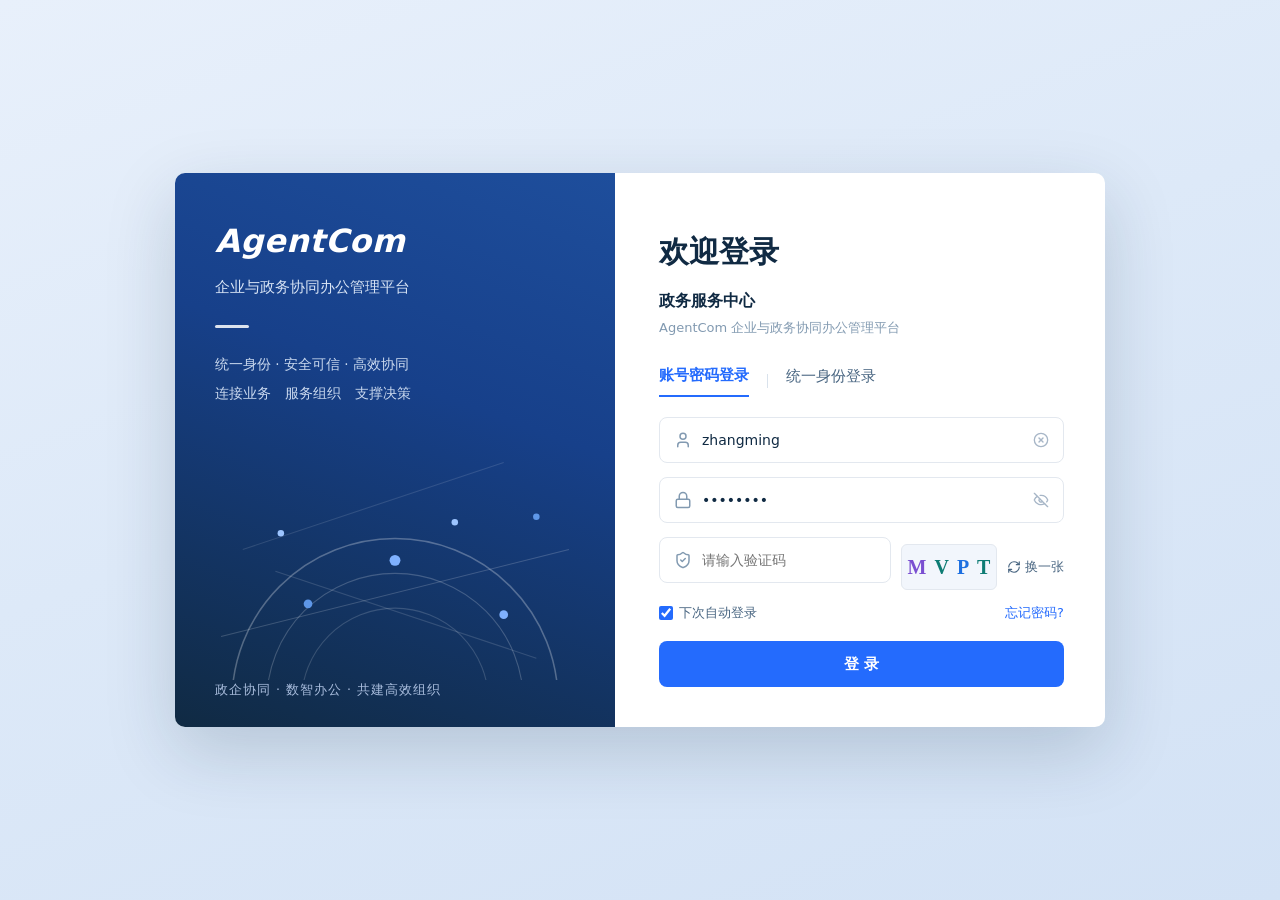
<file: static/index.html>
<!DOCTYPE html>
<html lang="zh-CN">
<head>
  <meta charset="UTF-8">
  <meta name="viewport" content="width=device-width, initial-scale=1.0">
  <title>AgentCom 企业与政务协同办公管理平台</title>
  <link rel="icon" href="/static/favicon.svg" type="image/svg+xml">
  <link rel="stylesheet" href="/static/css/app.css">
  <script src="/static/vendor/vue.global.prod.js"></script>
  <script src="/static/icons.js"></script>
  <script src="/static/js/icons-extra.js"></script>
  <script src="/static/js/api.js"></script>
  <script src="/static/js/catalog.js"></script>
  <script src="/static/js/components.js"></script>
  <!-- page components -->
  <script src="/static/js/pages/portal-login.js"></script>
  <script src="/static/js/pages/portal-overview.js"></script>
  <script src="/static/js/pages/portal-tasks.js"></script>
  <script src="/static/js/pages/portal-calendar.js"></script>
  <script src="/static/js/pages/portal-notifications.js"></script>
  <script src="/static/js/pages/portal-assistant.js"></script>
  <script src="/static/js/pages/attendance-dashboard.js"></script>
  <script src="/static/js/pages/attendance-records.js"></script>
  <script src="/static/js/pages/attendance-leave.js"></script>
  <script src="/static/js/pages/attendance-trip.js"></script>
  <script src="/static/js/pages/attendance-remedy.js"></script>
  <script src="/static/js/pages/attendance-monthly-settlement.js"></script>
  <script src="/static/js/pages/attendance-rules.js?v=2"></script>
  <script src="/static/js/pages/assets-overview.js"></script>
  <script src="/static/js/pages/assets-ledger.js"></script>
  <script src="/static/js/pages/assets-inbound.js"></script>
  <script src="/static/js/pages/assets-requisition.js"></script>
  <script src="/static/js/pages/assets-borrow.js"></script>
  <script src="/static/js/pages/assets-transfer.js"></script>
  <script src="/static/js/pages/assets-maintenance.js"></script>
  <script src="/static/js/pages/assets-stocktake.js"></script>
  <script src="/static/js/pages/assets-depreciation-scrap.js"></script>
  <script src="/static/js/pages/assets-consumables.js"></script>
  <script src="/static/js/pages/supervision-dashboard.js?v=2"></script>
  <script src="/static/js/pages/supervision-standing.js"></script>
  <script src="/static/js/pages/supervision-decomposition.js"></script>
  <script src="/static/js/pages/supervision-reporting.js"></script>
  <script src="/static/js/pages/supervision-warning.js"></script>
  <script src="/static/js/pages/supervision-extension.js"></script>
  <script src="/static/js/pages/supervision-closeout.js"></script>
  <script src="/static/js/pages/supervision-bulletin.js"></script>
  <script src="/static/js/pages/conference-schedule.js"></script>
  <script src="/static/js/pages/conference-rooms.js"></script>
  <script src="/static/js/pages/conference-bookings.js"></script>
  <script src="/static/js/pages/conference-affairs.js"></script>
  <script src="/static/js/pages/conference-attendees.js"></script>
  <script src="/static/js/pages/conference-seating.js"></script>
  <script src="/static/js/pages/conference-services.js"></script>
  <script src="/static/js/pages/conference-checkin.js"></script>
  <script src="/static/js/pages/conference-minutes.js"></script>
  <script src="/static/js/pages/conference-minutes-to-supervision.js"></script>
  <script src="/static/js/pages/contacts-org-chart.js"></script>
  <script src="/static/js/pages/contacts-employees.js"></script>
  <script src="/static/js/pages/contacts-privacy-mask.js"></script>
  <script src="/static/js/pages/contacts-partners.js"></script>
  <script src="/static/js/pages/contacts-experts.js"></script>
  <script src="/static/js/pages/contacts-sync.js"></script>
  <script src="/static/js/pages/visitor-dashboard.js"></script>
  <script src="/static/js/pages/visitor-reservations.js"></script>
  <script src="/static/js/pages/visitor-invitations.js"></script>
  <script src="/static/js/pages/visitor-registration.js"></script>
  <script src="/static/js/pages/visitor-access-rule.js"></script>
  <script src="/static/js/pages/visitor-blacklist.js"></script>
  <script src="/static/js/pages/visitor-checkout.js"></script>
  <script src="/static/js/pages/fleet-dashboard.js"></script>
  <script src="/static/js/pages/fleet-vehicles.js"></script>
  <script src="/static/js/pages/fleet-drivers.js"></script>
  <script src="/static/js/pages/fleet-applications.js"></script>
  <script src="/static/js/pages/fleet-dispatch.js"></script>
  <script src="/static/js/pages/fleet-trip-logs.js"></script>
  <script src="/static/js/pages/fleet-maintenance.js"></script>
  <script src="/static/js/pages/fleet-fuel-audit.js"></script>
  <script src="/static/js/pages/research-dashboard.js"></script>
  <script src="/static/js/pages/research-topics.js"></script>
  <script src="/static/js/pages/research-schedule-planner.js"></script>
  <script src="/static/js/pages/research-itinerary.js"></script>
  <script src="/static/js/pages/research-issues.js"></script>
  <script src="/static/js/pages/research-reports.js"></script>
  <script src="/static/js/pages/research-issues-to-supervision.js"></script>
  <script src="/static/js/pages/system-user.js"></script>
  <script src="/static/js/pages/system-role.js"></script>
  <script src="/static/js/pages/system-menu.js"></script>
  <script src="/static/js/pages/system-dept.js"></script>
  <script src="/static/js/pages/system-post.js"></script>
  <script src="/static/js/pages/system-dict.js"></script>
  <script src="/static/js/pages/system-config.js"></script>
  <script src="/static/js/pages/system-log.js"></script>
  <script src="/static/js/pages/system-apps.js?v=2"></script>
  <script src="/static/js/pages/knowledge-home.js"></script>
  <script src="/static/js/pages/knowledge-search.js"></script>
  <script src="/static/js/pages/knowledge-documents.js"></script>
  <script src="/static/js/pages/knowledge-graph.js"></script>
  <script src="/static/js/shell.js"></script>
</head>
<body>
  <div id="app"></div>
</body>
</html>
</file>
<file: static/css/app.css>
/* AgentCom Design System — pixel-fidelity tokens from design/mockups
   Shell: 56px navy #102A43 topbar, 208px white sidebar, #F3F6FA content bg.
   Palette: primary #246BFD, teal #13A89E, amber #F59E0B, red #E5484D */

:root {
  --navy: #102A43;
  --navy-2: #1B3A5C;
  --text: #102A43;
  --text-2: #486581;
  --text-3: #829AB1;
  --bg: #F3F6FA;
  --card: #FFFFFF;
  --line: #E3E8EF;
  --primary: #246BFD;
  --primary-weak: #EAF1FF;
  --teal: #13A89E;
  --teal-weak: #E4F6F4;
  --amber: #F59E0B;
  --amber-weak: #FEF4E2;
  --red: #E5484D;
  --red-weak: #FDEBEC;
  --green: #2FA96E;
  --green-weak: #E6F6EE;
  --radius: 8px;
  --shadow: 0 1px 2px rgba(16, 42, 67, .05);
  --sidebar-w: 208px;
  --topbar-h: 56px;
  --font: "PingFang SC", "Microsoft YaHei", "Noto Sans CJK SC", "Source Han Sans SC", system-ui, sans-serif;
}

* { margin: 0; padding: 0; box-sizing: border-box; }
html, body { height: 100%; }
body {
  font-family: var(--font);
  color: var(--text);
  background: var(--bg);
  font-size: 13px;
  line-height: 1.55;
}
[v-cloak] { display: none; }
a { color: var(--primary); text-decoration: none; }
button { font-family: var(--font); }

/* ---------- icons ---------- */
.ic { display: inline-flex; width: 16px; height: 16px; flex: none; vertical-align: -3px; }
.ic svg { width: 100%; height: 100%; stroke: currentColor; fill: none; stroke-width: 2; stroke-linecap: round; stroke-linejoin: round; }
.ic-14 { width: 14px; height: 14px; }
.ic-18 { width: 18px; height: 18px; }
.ic-20 { width: 20px; height: 20px; }
.ic-28 { width: 28px; height: 28px; }

/* ---------- top bar ---------- */
.topbar {
  position: fixed; top: 0; left: 0; right: 0; height: var(--topbar-h); z-index: 100;
  background: var(--navy); color: #fff; display: flex; align-items: center;
  padding: 0 20px 0 24px; gap: 8px;
}
.topbar .logo { display: flex; align-items: center; gap: 10px; margin-right: 26px; flex: none; }
.topbar .logo .mark { width: 26px; height: 26px; border-radius: 6px; background: linear-gradient(135deg, #246BFD 0%, #13A89E 100%); display: flex; align-items: center; justify-content: center; color: #fff; font-weight: 800; font-size: 14px; }
.topbar .logo .name { font-size: 17px; font-weight: 700; letter-spacing: .2px; color: #fff; }
.topnav { display: flex; align-items: center; height: 100%; flex: 1; min-width: 0; }
.topnav .cat {
  flex: 1 1 0; height: 100%; display: flex; align-items: center; justify-content: center;
  color: #C6D3E1; font-size: 14px; cursor: pointer; position: relative; white-space: nowrap;
  transition: color .15s;
}
.topnav .cat:hover { color: #fff; }
.topnav .cat.active { color: #fff; background: rgba(36, 107, 253, .28); }
.topnav .cat.active::after { content: ""; position: absolute; left: 18%; right: 18%; bottom: 0; height: 3px; border-radius: 2px 2px 0 0; background: var(--primary); }
.topbar .tools { display: flex; align-items: center; gap: 16px; flex: none; margin-left: 12px; }
.topbar .tools .tbtn { position: relative; color: #C6D3E1; cursor: pointer; display: flex; padding: 4px; }
.topbar .tools .tbtn:hover { color: #fff; }
.topbar .tools .tbtn .badge {
  position: absolute; top: -4px; right: -6px; background: var(--red); color: #fff;
  font-size: 10px; line-height: 1; padding: 2px 4px; border-radius: 8px; min-width: 14px; text-align: center;
}
.topbar .uinfo { display: flex; align-items: center; gap: 8px; cursor: pointer; color: #E6EDF5; }
.avatar { width: 28px; height: 28px; border-radius: 50%; background: var(--primary); color: #fff; display: flex; align-items: center; justify-content: center; font-size: 12px; font-weight: 600; }

/* ---------- sidebar ---------- */
.sidebar {
  position: fixed; top: var(--topbar-h); left: 0; bottom: 0; width: var(--sidebar-w); z-index: 90;
  background: #fff; border-right: 1px solid var(--line); overflow-y: auto; padding: 10px 0 70px;
}
.sidebar .side-item {
  display: flex; align-items: center; gap: 10px; margin: 2px 8px; padding: 10px 12px;
  border-radius: 6px; color: var(--text-2); font-size: 13.5px; cursor: pointer; user-select: none;
}
.sidebar .side-item:hover { background: #F5F8FC; color: var(--text); }
.sidebar .side-item.active { background: var(--primary-weak); color: var(--primary); font-weight: 600; }
.sidebar .side-item .dot { margin-left: auto; width: 6px; height: 6px; border-radius: 50%; background: var(--red); }

/* ---------- main layout ---------- */
.main { margin-left: var(--sidebar-w); padding-top: var(--topbar-h); min-height: 100vh; }
.page-body { padding: 16px 24px 80px; position: relative; }
.page-head { display: flex; align-items: flex-start; justify-content: space-between; margin-bottom: 14px; }
.crumb { color: var(--text-3); font-size: 12px; margin-bottom: 6px; }
.crumb b { color: var(--text-2); font-weight: 400; }
.page-title { font-size: 22px; font-weight: 700; color: var(--text); }
.page-title-row { display: flex; align-items: baseline; gap: 14px; flex-wrap: wrap; }
.page-date { color: var(--text-3); font-size: 13px; }
.page-sub { color: var(--text-2); font-size: 13px; margin-top: 4px; }
.page-sub b { color: var(--text); }

/* ---------- cards ---------- */
.card { background: var(--card); border: 1px solid var(--line); border-radius: var(--radius); box-shadow: var(--shadow); }
.card + .card { margin-top: 16px; }
.card-hd { display: flex; align-items: center; justify-content: space-between; padding: 14px 18px 0; }
.card-hd .t { font-size: 15px; font-weight: 600; color: var(--text); display: flex; align-items: center; gap: 8px; }
.card-hd .more { color: var(--text-3); font-size: 12.5px; cursor: pointer; display: flex; align-items: center; gap: 2px; }
.card-hd .more:hover { color: var(--primary); }
.card-bd { padding: 12px 18px 16px; }

/* ---------- buttons ---------- */
.btn {
  display: inline-flex; align-items: center; gap: 6px; padding: 7px 14px; font-size: 13px;
  border-radius: 6px; border: 1px solid transparent; cursor: pointer; background: #fff;
  color: var(--text-2); transition: all .15s; white-space: nowrap;
}
.btn:hover { border-color: var(--primary); color: var(--primary); }
.btn-primary { background: var(--primary); color: #fff; font-weight: 500; }
.btn-primary:hover { background: #1E5BE0; color: #fff; }
.btn-ghost { border-color: var(--line); }
.btn-text { border: none; background: none; color: var(--primary); padding: 4px 6px; }
.btn-text:hover { text-decoration: underline; }
.btn-text.danger { color: var(--red); }
.btn-sm { padding: 4px 10px; font-size: 12.5px; border-radius: 5px; }
.btn:disabled { opacity: .5; cursor: not-allowed; }

/* ---------- tags & status ---------- */
.tag { display: inline-flex; align-items: center; gap: 4px; padding: 2px 8px; border-radius: 4px; font-size: 12px; line-height: 1.6; }
.tag-blue { background: var(--primary-weak); color: var(--primary); }
.tag-teal { background: var(--teal-weak); color: var(--teal); }
.tag-amber { background: var(--amber-weak); color: #C77F06; }
.tag-red { background: var(--red-weak); color: var(--red); }
.tag-green { background: var(--green-weak); color: var(--green); }
.tag-gray { background: #EEF2F7; color: var(--text-2); }

/* ---------- tables ---------- */
.table { width: 100%; border-collapse: collapse; font-size: 13px; }
.table th {
  text-align: left; padding: 10px 12px; color: var(--text-3); font-weight: 500; font-size: 12.5px;
  background: #F8FAFD; border-bottom: 1px solid var(--line); white-space: nowrap;
}
.table td { padding: 11px 12px; border-bottom: 1px solid #EEF2F7; color: var(--text); vertical-align: middle; }
.table tr:last-child td { border-bottom: none; }
.table tbody tr:hover { background: #F7FAFE; }
.table .num { font-variant-numeric: tabular-nums; }
.table .actions { white-space: nowrap; }
.table .ellipsis { max-width: 260px; overflow: hidden; text-overflow: ellipsis; white-space: nowrap; }
.table-stripe tbody tr:nth-child(even) { background: #FBFCFE; }

/* ---------- pagination ---------- */
.pager { display: flex; align-items: center; justify-content: flex-end; gap: 6px; padding: 12px 0 2px; color: var(--text-3); font-size: 12.5px; }
.pager .pg { min-width: 28px; height: 28px; display: inline-flex; align-items: center; justify-content: center; border: 1px solid var(--line); border-radius: 5px; background: #fff; cursor: pointer; color: var(--text-2); }
.pager .pg.on { background: var(--primary); border-color: var(--primary); color: #fff; }
.pager .pg:disabled { opacity: .4; cursor: not-allowed; }

/* ---------- filter bar ---------- */
.filters { display: flex; align-items: center; gap: 10px; flex-wrap: wrap; margin-bottom: 14px; }
.filters .f-label { color: var(--text-2); font-size: 12.5px; flex: none; }
.input, .select, .datepicker {
  height: 34px; padding: 0 10px; border: 1px solid var(--line); border-radius: 6px;
  font-size: 13px; color: var(--text); background: #fff; outline: none; font-family: var(--font);
}
.input:focus, .select:focus { border-color: var(--primary); box-shadow: 0 0 0 2px rgba(36,107,253,.12); }
.input::placeholder { color: #A7B6C7; }
.select { padding-right: 26px; appearance: none; background-image: url("data:image/svg+xml,%3Csvg xmlns='http://www.w3.org/2000/svg' width='12' height='12' viewBox='0 0 24 24' fill='none' stroke='%23829AB1' stroke-width='2.4'%3E%3Cpath d='m6 9 6 6 6-6'/%3E%3C/svg%3E"); background-repeat: no-repeat; background-position: right 9px center; }

/* ---------- KPI cards ---------- */
.kpi-row { display: grid; grid-template-columns: repeat(4, 1fr); gap: 16px; margin-bottom: 16px; }
.kpi-card { display: flex; align-items: center; gap: 14px; padding: 18px; cursor: pointer; }
.kpi-card .ico { width: 46px; height: 46px; border-radius: 10px; display: flex; align-items: center; justify-content: center; flex: none; }
.kpi-card .meta { flex: 1; min-width: 0; }
.kpi-card .label { color: var(--text-2); font-size: 13px; }
.kpi-card .val { font-size: 26px; font-weight: 700; line-height: 1.2; margin-top: 2px; font-variant-numeric: tabular-nums; }
.kpi-card .arrow { color: #B6C3D2; }
.ico-blue { background: var(--primary-weak); color: var(--primary); }
.ico-teal { background: var(--teal-weak); color: var(--teal); }
.ico-amber { background: var(--amber-weak); color: var(--amber); }
.ico-red { background: var(--red-weak); color: var(--red); }

/* ---------- progress ---------- */
.progress { height: 8px; background: #E8EDF3; border-radius: 5px; overflow: hidden; min-width: 90px; }
.progress .bar { height: 100%; border-radius: 5px; background: var(--primary); }
.bar-teal { background: var(--teal); }
.bar-amber { background: var(--amber); }
.bar-red { background: var(--red); }
.bar-green { background: var(--green); }

/* ---------- misc ---------- */
.grid { display: grid; gap: 16px; }
.cols-2 { grid-template-columns: 1fr 1fr; }
.cols-3 { grid-template-columns: repeat(3, 1fr); }
.cols-4 { grid-template-columns: repeat(4, 1fr); }
.split-2-1 { display: grid; grid-template-columns: 2fr 1fr; gap: 16px; }
.split-1-2 { display: grid; grid-template-columns: 1fr 2fr; gap: 16px; }
.split-3-2 { display: grid; grid-template-columns: 3fr 2fr; gap: 16px; }
.mt8 { margin-top: 8px; } .mt12 { margin-top: 12px; } .mt16 { margin-top: 16px; }
.mb8 { margin-bottom: 8px; } .mb12 { margin-bottom: 12px; } .mb16 { margin-bottom: 16px; }
.muted { color: var(--text-3); }
.sub { color: var(--text-2); }
.strong { font-weight: 600; color: var(--text); }
.empty { text-align: center; color: var(--text-3); padding: 40px 0; font-size: 13px; }
.desc-list { display: grid; grid-template-columns: 96px 1fr; row-gap: 8px; column-gap: 12px; font-size: 13px; }
.desc-list .k { color: var(--text-3); }
.divider { height: 1px; background: var(--line); margin: 12px 0; }

/* assistant launcher & panel (shell-owned) */
.ai-launcher {
  position: fixed; right: 22px; bottom: 22px; z-index: 200; display: flex; flex-direction: column; align-items: center; gap: 3px;
  cursor: pointer; color: var(--text-2); font-size: 11px;
}
.ai-launcher .ball { width: 46px; height: 46px; border-radius: 50%; background: #fff; border: 1px solid var(--line); box-shadow: 0 4px 14px rgba(16,42,67,.16); display: flex; align-items: center; justify-content: center; color: var(--primary); position: relative; }
.ai-launcher .ball .reddot { position: absolute; top: 4px; right: 4px; width: 8px; height: 8px; border-radius: 50%; background: var(--red); }
.ai-panel {
  position: fixed; right: 22px; bottom: 84px; z-index: 201; width: 380px; height: 480px;
  background: #fff; border: 1px solid var(--line); border-radius: 12px; box-shadow: 0 12px 40px rgba(16,42,67,.22);
  display: flex; flex-direction: column; overflow: hidden;
}
.ai-panel .hd { background: var(--navy); color: #fff; padding: 12px 16px; display: flex; align-items: center; gap: 8px; font-weight: 600; }
.ai-panel .msgs { flex: 1; overflow-y: auto; padding: 14px; display: flex; flex-direction: column; gap: 10px; background: #F7FAFD; }
.ai-panel .msg { max-width: 86%; padding: 8px 12px; border-radius: 10px; font-size: 13px; white-space: pre-wrap; }
.ai-panel .msg.user { align-self: flex-end; background: var(--primary); color: #fff; border-bottom-right-radius: 3px; }
.ai-panel .msg.bot { align-self: flex-start; background: #fff; border: 1px solid var(--line); border-bottom-left-radius: 3px; }
.ai-panel .input-row { display: flex; gap: 8px; padding: 10px 12px; border-top: 1px solid var(--line); background: #fff; }
.ai-panel .input-row .input { flex: 1; }

/* watermark */
.watermark-layer { position: fixed; inset: 0; pointer-events: none; z-index: 999; opacity: .05; overflow: hidden; }
.watermark-layer span { position: absolute; transform: rotate(-24deg); color: var(--navy); font-size: 13px; white-space: nowrap; letter-spacing: 2px; }

/* modal / dialog */
.modal-mask { position: fixed; inset: 0; background: rgba(16,42,67,.45); z-index: 300; display: flex; align-items: center; justify-content: center; }
.modal { background: #fff; border-radius: 10px; width: 520px; max-width: 92vw; max-height: 86vh; display: flex; flex-direction: column; }
.modal .m-hd { padding: 16px 20px; font-size: 15px; font-weight: 600; border-bottom: 1px solid var(--line); display: flex; justify-content: space-between; align-items: center; }
.modal .m-bd { padding: 18px 20px; overflow-y: auto; }
.modal .m-ft { padding: 12px 20px; border-top: 1px solid var(--line); display: flex; justify-content: flex-end; gap: 10px; }
.form-item { display: flex; align-items: flex-start; gap: 10px; margin-bottom: 14px; }
.form-item > label { width: 92px; flex: none; color: var(--text-2); font-size: 13px; padding-top: 8px; text-align: right; }
.form-item .input, .form-item .select { flex: 1; }
.form-item textarea.input { height: auto; padding: 8px 10px; min-height: 68px; resize: vertical; }
.req::before { content: "*"; color: var(--red); margin-right: 2px; }

/* toast */
.toast-wrap { position: fixed; top: 70px; left: 50%; transform: translateX(-50%); z-index: 500; display: flex; flex-direction: column; gap: 8px; }
.toast { background: #fff; border: 1px solid var(--line); box-shadow: 0 6px 24px rgba(16,42,67,.14); padding: 10px 16px; border-radius: 8px; font-size: 13px; display: flex; gap: 8px; align-items: center; animation: toast-in .18s ease; }
.toast.ok { color: var(--green); } .toast.err { color: var(--red); } .toast.warn { color: #C77F06; }
@keyframes toast-in { from { opacity: 0; transform: translateY(-6px);} to { opacity: 1; transform: none; } }

/* timeline */
.tl { position: relative; padding-left: 16px; }
.tl::before { content: ""; position: absolute; left: 4px; top: 6px; bottom: 6px; width: 2px; background: var(--line); border-radius: 2px; }
.tl-item { position: relative; padding: 0 0 16px 12px; }
.tl-item::before { content: ""; position: absolute; left: -16px; top: 5px; width: 10px; height: 10px; border-radius: 50%; background: var(--primary); border: 2px solid #fff; box-shadow: 0 0 0 1px var(--primary); }
.tl-item.teal::before { background: var(--teal); box-shadow: 0 0 0 1px var(--teal); }
.tl-item.amber::before { background: var(--amber); box-shadow: 0 0 0 1px var(--amber); }

/* seat chips / gantt helpers */
.chip { display: inline-flex; align-items: center; justify-content: center; padding: 6px 10px; border: 1px solid var(--line); border-radius: 6px; background: #fff; font-size: 12px; text-align: center; }
.chip.vip { background: var(--primary-weak); border-color: var(--primary); color: var(--primary); font-weight: 600; }
.gantt-row { display: flex; align-items: center; gap: 8px; margin-bottom: 10px; }
.gantt-label { width: 120px; flex: none; color: var(--text-2); font-size: 12.5px; text-align: right; }
.gantt-track { flex: 1; position: relative; height: 34px; background: #F4F7FB; border-radius: 6px; }
.gantt-block { position: absolute; top: 5px; bottom: 5px; border-radius: 5px; background: var(--primary-weak); border: 1px solid var(--primary); color: var(--primary); font-size: 11px; display: flex; align-items: center; padding: 0 8px; white-space: nowrap; overflow: hidden; }


/* ---------- login page ---------- */
      .login-wrap { min-height: 100vh; background: linear-gradient(160deg, #E8F0FB 0%, #DDE9F8 45%, #D3E2F5 100%); display: flex; align-items: center; justify-content: center; padding: 40px 20px; }
      .login-card { width: 930px; max-width: 96vw; min-height: 540px; background: #fff; border-radius: 10px; overflow: hidden; display: grid; grid-template-columns: 440px 1fr; box-shadow: 0 24px 70px rgba(16,42,67,.18); }
      .login-left { background: linear-gradient(200deg, #1E4E9C 0%, #17408A 40%, #102A43 100%); color: #fff; padding: 44px 40px 28px; position: relative; display: flex; flex-direction: column; }
      .ll-logo { font-size: 32px; font-weight: 800; font-style: italic; letter-spacing: .5px; }
      .ll-sub { font-size: 15px; margin-top: 10px; color: #D8E4F5; }
      .ll-line { width: 34px; height: 3px; background: #fff; border-radius: 2px; margin-top: 26px; opacity: .85; }
      .ll-points { margin-top: 22px; font-size: 13.5px; line-height: 2.1; color: #C9D8EE; }
      .ll-globe { flex: 1; margin-top: 12px; min-height: 160px; }
      .ll-foot { font-size: 12.5px; color: #A9BDDD; letter-spacing: 1px; }
      .login-right { padding: 56px 44px 40px; }
      .lr-title { font-size: 30px; font-weight: 800; color: #102A43; }
      .lr-org { margin-top: 14px; font-size: 16px; font-weight: 600; color: #102A43; }
      .lr-plat { margin-top: 4px; font-size: 13px; color: #829AB1; }
      .lr-tabs { display: flex; align-items: center; gap: 18px; margin: 26px 0 20px; }
      .lr-tab { font-size: 15px; color: #486581; cursor: pointer; padding-bottom: 8px; }
      .lr-tab.on { color: #246BFD; font-weight: 600; border-bottom: 2px solid #246BFD; }
      .lr-sep { width: 1px; height: 14px; background: #D9E2EC; }
      .lr-field { display: flex; align-items: center; gap: 10px; border: 1px solid #E3E8EF; border-radius: 8px; height: 46px; padding: 0 14px; margin-bottom: 14px; color: #829AB1; }
      .lr-field:focus-within { border-color: #246BFD; box-shadow: 0 0 0 2px rgba(36,107,253,.1); }
      .lr-field input { flex: 1; border: none; outline: none; font-size: 14px; color: #102A43; background: transparent; font-family: inherit; }
      .lr-clear { cursor: pointer; color: #A7B6C7; }
      .lr-captcha-row { display: flex; align-items: center; gap: 10px; }
      .lr-captcha { width: 96px; height: 46px; border-radius: 6px; background: #F2F6FC; border: 1px solid #E3E8EF; display: flex; align-items: center; justify-content: center; gap: 8px; font-size: 20px; font-weight: 700; font-family: Georgia, serif; cursor: pointer; user-select: none; }
      .lr-refresh { display: flex; align-items: center; gap: 4px; color: #486581; font-size: 13px; cursor: pointer; white-space: nowrap; }
      .lr-mid { display: flex; justify-content: space-between; align-items: center; margin: 6px 0 18px; font-size: 13px; color: #486581; }
      .lr-remember { display: flex; align-items: center; gap: 6px; cursor: pointer; }
      .lr-remember input { accent-color: #246BFD; width: 14px; height: 14px; }
      .lr-forgot { color: #246BFD; cursor: pointer; }
      .lr-err { color: #E5484D; font-size: 12.5px; margin: -8px 0 12px; display: flex; align-items: center; gap: 5px; }
      .lr-btn { width: 100%; height: 46px; background: #246BFD; color: #fff; border: none; border-radius: 8px; font-size: 15px; font-weight: 600; cursor: pointer; font-family: inherit; }
      .lr-btn:hover { background: #1E5BE0; }
      .lr-btn:disabled { opacity: .6; }
      .lr-sso { text-align: center; color: #486581; padding: 10px 0; }
      .lr-qrcode { width: 150px; height: 150px; border: 1px dashed #C9D6E4; border-radius: 10px; display: flex; align-items: center; justify-content: center; color: #829AB1; margin: 18px auto; }
      .lr-back { color: #246BFD; cursor: pointer; font-size: 13px; }
      @media (max-width: 860px) { .login-card { grid-template-columns: 1fr; } .login-left { display: none; } }
    
/* ================= page: /portal/tasks ================= */
.task-layout { display: grid; grid-template-columns: minmax(0, 1fr) 430px; gap: 16px; align-items: start; }
.dtl-sticky { position: sticky; top: 72px; }
.pg-tabs { display: flex; gap: 26px; padding: 0 18px; border-bottom: 1px solid var(--line); }
.pg-tab { font-size: 14px; color: var(--text-2); cursor: pointer; padding: 13px 2px 11px; }
.pg-tab.on { color: var(--primary); font-weight: 600; border-bottom: 2px solid var(--primary); margin-bottom: -1px; }
.pg-tab .cnt { color: var(--text-3); font-weight: 400; }
.pg-tab.on .cnt { color: var(--primary); }
.table-tight th, .table-tight td { padding: 10px 8px; }
.dtl-meta { display: flex; flex-wrap: wrap; gap: 4px 16px; color: var(--text-3); font-size: 12px; margin: 6px 0 2px; }
.dtl-grid { display: grid; grid-template-columns: 84px 1fr; row-gap: 10px; column-gap: 10px; font-size: 13px; }
.dtl-grid .k { color: var(--text-3); }
.dtl-sec { font-size: 13.5px; font-weight: 600; color: var(--text); margin: 16px 0 10px; display: flex; align-items: center; gap: 6px; }
.dtl-attach { display: flex; align-items: center; gap: 10px; border: 1px solid var(--line); border-radius: 8px; padding: 10px 12px; }
.btn-reject { border-color: #F1B9BB; color: var(--red); }
.btn-reject:hover { border-color: var(--red); color: var(--red); background: var(--red-weak); }
.tl-item.gray::before { background: #B6C3D2; box-shadow: 0 0 0 1px #B6C3D2; }
.tl-node-time { margin-left: auto; color: var(--text-3); font-size: 12px; padding-left: 12px; white-space: nowrap; }
@media (max-width: 1440px) { .task-layout { grid-template-columns: 1fr; } .dtl-sticky { position: static; } }

/* page: /portal/calendar */
.cal-nav-btn { width: 28px; height: 28px; border: 1px solid var(--line); border-radius: 6px; background: #fff; display: inline-flex; align-items: center; justify-content: center; cursor: pointer; color: var(--text-2); }
.cal-nav-btn:hover { border-color: var(--primary); color: var(--primary); }
.cal-grid { display: grid; grid-template-columns: repeat(7, 1fr); border-top: 1px solid var(--line); border-left: 1px solid var(--line); }
.cal-head { background: #F7FAFD; padding: 8px 6px; text-align: center; font-size: 12.5px; color: var(--text-2); border-right: 1px solid var(--line); border-bottom: 1px solid var(--line); }
.cal-cell { min-height: 96px; padding: 6px; border-right: 1px solid var(--line); border-bottom: 1px solid var(--line); cursor: pointer; overflow: hidden; }
.cal-cell:hover { background: #F7FAFE; }
.cal-cell.out { background: #FBFCFE; }
.cal-cell.out .cal-num { color: #C2CFDD; }
.cal-cell.sel { box-shadow: inset 0 0 0 2px var(--primary); }
.cal-num { display: inline-flex; width: 22px; height: 22px; align-items: center; justify-content: center; border-radius: 50%; font-size: 13px; font-weight: 600; color: var(--text); }
.cal-num.today { background: var(--primary); color: #fff; }
.cal-ev { font-size: 11px; line-height: 1.5; border-radius: 4px; padding: 1px 6px; margin-top: 3px; white-space: nowrap; overflow: hidden; text-overflow: ellipsis; }
.cal-ev.meeting { background: var(--primary-weak); color: var(--primary); }
.cal-ev.research { background: var(--teal-weak); color: var(--teal); }
.cal-ev.deadline { background: var(--red-weak); color: var(--red); }
.cal-ev.other { background: #EEF2F7; color: var(--text-2); }
.cal-more { font-size: 10.5px; color: var(--text-3); margin-top: 3px; }
.cal-legend { display: inline-flex; align-items: center; gap: 5px; font-size: 12px; color: var(--text-2); margin-left: 12px; }
.cal-legend i { width: 8px; height: 8px; border-radius: 2px; display: inline-block; }

/* page: /portal/notifications */
.ntf-layout { display: grid; grid-template-columns: minmax(0, 1fr) 400px; gap: 16px; align-items: start; }
.ntf-row { display: flex; align-items: center; gap: 10px; padding: 11px 14px; border-bottom: 1px solid #EEF2F7; cursor: pointer; }
.ntf-row:last-child { border-bottom: none; }
.ntf-row:hover { background: #F7FAFE; }
.ntf-row.sel { background: var(--primary-weak); }
.ntf-dot { width: 6px; height: 6px; border-radius: 50%; background: var(--primary); flex: none; visibility: hidden; }
.ntf-row.unread .ntf-dot { visibility: visible; }
.ntf-title { width: 200px; flex: none; font-size: 13px; color: var(--text); overflow: hidden; text-overflow: ellipsis; white-space: nowrap; }
.ntf-row.unread .ntf-title { font-weight: 600; }
.ntf-content { flex: 1; min-width: 0; color: var(--text-3); font-size: 12.5px; overflow: hidden; text-overflow: ellipsis; white-space: nowrap; }
.ntf-time { width: 104px; flex: none; text-align: right; color: var(--text-3); font-size: 12px; font-variant-numeric: tabular-nums; }
.dtl-box { background: #F7FAFD; border: 1px solid var(--line); border-radius: 8px; padding: 12px 14px; display: grid; grid-template-columns: 84px 1fr; row-gap: 10px; column-gap: 10px; font-size: 13px; }
.dtl-box .k { color: var(--text-3); }
@media (max-width: 1440px) { .ntf-layout { grid-template-columns: 1fr; } }

/* page: /portal/assistant */
.chat-card { display: flex; flex-direction: column; height: calc(100vh - 200px); min-height: 500px; }
.chat-msgs { flex: 1; overflow-y: auto; padding: 18px; background: #F7FAFD; display: flex; flex-direction: column; gap: 14px; }
.chat-row { display: flex; gap: 10px; align-items: flex-start; }
.chat-row.user { flex-direction: row-reverse; }
.chat-ava { width: 34px; height: 34px; border-radius: 50%; display: flex; align-items: center; justify-content: center; flex: none; }
.chat-bubble { max-width: 72%; padding: 10px 14px; border-radius: 10px; font-size: 13px; line-height: 1.7; white-space: pre-wrap; word-break: break-word; }
.chat-row.bot .chat-bubble { background: #fff; border: 1px solid var(--line); border-top-left-radius: 3px; }
.chat-row.user .chat-bubble { background: var(--primary); color: #fff; border-top-right-radius: 3px; }
.chat-time { font-size: 11px; color: var(--text-3); align-self: center; flex: none; }
.chat-acts { margin-top: 8px; border-top: 1px dashed var(--line); padding-top: 8px; display: flex; flex-direction: column; gap: 5px; }
.chat-act { display: flex; align-items: center; gap: 6px; font-size: 12px; color: var(--text-2); }
.quick-cmds { display: flex; gap: 8px; flex-wrap: wrap; padding: 12px 14px 0; border-top: 1px solid var(--line); }
.quick-cmd { font-size: 12px; border: 1px solid var(--line); border-radius: 999px; padding: 4px 12px; cursor: pointer; color: var(--text-2); background: #fff; display: inline-flex; align-items: center; gap: 4px; }
.quick-cmd:hover { border-color: var(--primary); color: var(--primary); }
.cap-grid { display: grid; grid-template-columns: 1fr 1fr; gap: 10px; }
.cap-card { border: 1px solid var(--line); border-radius: 8px; padding: 12px; cursor: pointer; }
.cap-card:hover { border-color: var(--primary); box-shadow: 0 3px 10px rgba(36,107,253,.10); }
.cap-card .tt { font-size: 13px; font-weight: 600; margin-top: 8px; }
.cap-card .dd { font-size: 11.5px; color: var(--text-3); margin-top: 2px; line-height: 1.5; }

/* ---------- page: /attendance/dashboard ---------- */
.att-3col { display: grid; grid-template-columns: 1.05fr 1.25fr 1fr; gap: 16px; }
.att-punch-row { display: grid; grid-template-columns: 1fr 1fr; gap: 12px; }
.punch-box { border: 1px solid var(--line); border-radius: 8px; padding: 16px 12px; text-align: center; background: #FBFCFE; }
.punch-ico { width: 52px; height: 52px; margin: 0 auto; border-radius: 50%; background: #EEF2F7; color: var(--text-3); display: flex; align-items: center; justify-content: center; }
.punch-ico.ok { background: var(--green-weak); color: var(--green); }
.punch-time { font-size: 21px; font-weight: 700; margin-top: 3px; font-variant-numeric: tabular-nums; }
.cal-legend { display: flex; gap: 12px; flex-wrap: wrap; font-size: 11.5px; color: var(--text-2); margin-bottom: 8px; }
.cal-legend i { display: inline-block; width: 8px; height: 8px; border-radius: 50%; margin-right: 4px; }
.dot-green { background: var(--green); } .dot-amber { background: var(--amber); } .dot-orange { background: #F97316; }
.dot-red { background: var(--red); } .dot-blue { background: var(--primary); } .dot-purple { background: #8B5CF6; } .dot-pink { background: #F9A8D4; }
.cal { display: grid; grid-template-columns: repeat(7, 1fr); gap: 2px; }
.cal-wd { text-align: center; font-size: 11.5px; color: var(--text-3); padding: 4px 0; }
.cal-cell { min-height: 46px; border: 1px solid #EEF2F7; border-radius: 6px; text-align: center; padding-top: 3px; background: #fff; }
.cal-cell.out { opacity: .35; background: #FBFCFE; }
.cal-cell.today { border-color: var(--primary); box-shadow: 0 0 0 1px var(--primary); }
.cal-day { font-size: 12px; color: var(--text-2); }
.cal-day.red { color: var(--red); }
.cal-dot { display: inline-block; width: 7px; height: 7px; border-radius: 50%; margin-top: 2px; }
.quota-row { display: flex; align-items: center; gap: 8px; padding: 6px 0; }
.quota-nums { font-size: 12px; color: var(--text-2); width: 92px; font-variant-numeric: tabular-nums; white-space: nowrap; }
.shortcut { display: flex; align-items: center; gap: 10px; padding: 10px; border: 1px solid var(--line); border-radius: 8px; cursor: pointer; transition: all .15s; }
.shortcut:hover { border-color: var(--primary); box-shadow: var(--shadow); }
.shortcut .sc-meta { flex: 1; display: flex; flex-direction: column; line-height: 1.35; }
.shortcut .sc-meta i { font-style: normal; color: var(--text-3); font-size: 11.5px; }
.mini-stat { background: #F8FAFD; border-radius: 8px; padding: 8px 12px; }
.mini-stat .muted { font-size: 11.5px; }
.ms-val { font-size: 19px; font-weight: 700; line-height: 1.3; font-variant-numeric: tabular-nums; }
.ms-val i { font-style: normal; font-size: 11.5px; font-weight: 400; color: var(--text-3); margin-left: 2px; }
.teal-link { color: var(--teal); } .amber-link { color: #C77F06; }

/* ---------- page: /attendance/records ---------- */
.rec-split { display: grid; grid-template-columns: 2fr 1fr; gap: 16px; align-items: start; }
.rec-verify { margin-top: 12px; background: var(--primary-weak); border-radius: 8px; padding: 10px 12px; display: flex; gap: 8px; color: var(--text-2); font-size: 12px; line-height: 1.5; }
.rec-verify .ic { color: var(--primary); margin-top: 2px; }

/* ---------- page: /attendance/leave ---------- */
.leave-cards { display: grid; grid-template-columns: repeat(3, 1fr); gap: 16px; }
.leave-card { display: flex; gap: 14px; padding: 16px 18px; }
.leave-card .label { color: var(--text-2); font-size: 13px; display: flex; align-items: center; justify-content: space-between; }
.leave-card .val { font-size: 26px; font-weight: 700; line-height: 1.25; margin-top: 1px; font-variant-numeric: tabular-nums; }
.card-link { color: var(--primary); font-size: 12px; cursor: pointer; white-space: nowrap; margin-left: 8px; }

/* ---------- page: /attendance/trip ---------- */
.trip-split { display: grid; grid-template-columns: 3fr 2fr; gap: 16px; align-items: start; }
.trip-free { display: flex; gap: 10px; background: var(--teal-weak); color: var(--text-2); border-radius: 8px; padding: 10px 12px; font-size: 12.5px; line-height: 1.55; }
.trip-free .ic { color: var(--teal); margin-top: 2px; }

/* ---------- page: /attendance/remedy ---------- */
.rem-split { display: grid; grid-template-columns: 3fr 2fr; gap: 16px; align-items: start; }
.rem-tip { background: var(--amber-weak); color: #C77F06; border-radius: 8px; padding: 9px 12px; font-size: 12px; display: flex; gap: 7px; align-items: flex-start; line-height: 1.5; }

/* ---------- page: /attendance/monthly-settlement ---------- */
.settle-kpis { display: grid; grid-template-columns: repeat(5, 1fr); gap: 14px; }

/* ---------- page: /attendance/rules ---------- */
.rules-split { display: grid; grid-template-columns: 1fr 2fr; gap: 16px; align-items: start; }
.mode-cards { flex: 1; display: grid; grid-template-columns: repeat(3, 1fr); gap: 10px; }
.mode-card { border: 1px solid var(--line); border-radius: 8px; padding: 10px 12px; cursor: pointer; display: flex; flex-direction: column; gap: 2px; font-size: 12px; color: var(--text-2); transition: all .15s; }
.mode-card b { color: var(--text); font-size: 13px; display: flex; align-items: center; gap: 6px; }
.mode-card.on { border-color: var(--primary); background: var(--primary-weak); }
.mode-card.on b { color: var(--primary); }
.rule-block { border: 1px solid var(--line); border-radius: 8px; padding: 12px 14px; }
.rule-block-hd { display: flex; align-items: baseline; justify-content: space-between; gap: 10px; flex-wrap: wrap; }
.loc-row { display: flex; gap: 16px; margin-top: 12px; align-items: center; }
.map-holder { width: 190px; height: 150px; flex: none; border-radius: 10px; background: linear-gradient(150deg, #EAF3EC 0%, #E4EEF9 60%, #F4F7FB 100%); border: 1px solid var(--line); position: relative; display: flex; align-items: center; justify-content: center; overflow: hidden; }
.map-ring { position: absolute; border: 1.5px dashed var(--primary); border-radius: 50%; background: rgba(36, 107, 253, .08); }
.map-cap { position: absolute; bottom: 6px; left: 0; right: 0; text-align: center; font-size: 11px; color: var(--text-2); background: rgba(255,255,255,.75); padding: 2px 0; }
.switch { display: inline-flex; align-items: center; cursor: pointer; }
.switch input { display: none; }
.switch i { width: 34px; height: 19px; border-radius: 10px; background: #CBD5E1; position: relative; transition: background .15s; }
.switch i::after { content: ""; position: absolute; top: 2px; left: 2px; width: 15px; height: 15px; border-radius: 50%; background: #fff; transition: left .15s; box-shadow: 0 1px 2px rgba(16,42,67,.2); }
.switch input:checked + i { background: var(--primary); }
.switch input:checked + i::after { left: 17px; }

/* ================= page: /assets/transfer ================= */
.swap-grid { display: grid; grid-template-columns: 1fr 44px 1fr 1.15fr; gap: 12px; align-items: stretch; }
.swap-box { background: #F7FAFD; border: 1px solid var(--line); border-radius: 8px; padding: 12px 14px; }
.swap-box.swap-teal { background: #F3FBFA; }
.swap-box.swap-user { background: #FBFCFE; }
.swap-hd { font-size: 12.5px; color: var(--text-2); font-weight: 600; }
.swap-mid { display: flex; flex-direction: column; align-items: center; justify-content: center; gap: 2px; color: var(--primary); font-size: 12px; font-weight: 600; }
.table tbody tr.sel { background: var(--primary-weak); }
.mini-bars { display: flex; align-items: stretch; gap: 14px; height: 150px; padding: 6px 4px 0; }
.mini-bars .mb-col { flex: 1; display: flex; flex-direction: column; align-items: center; justify-content: flex-end; gap: 4px; min-width: 0; }
.mini-bars .mb-bar { width: 62%; max-width: 30px; background: var(--primary); border-radius: 3px 3px 0 0; transition: height .2s; }
.mini-bars .mb-val { font-size: 11.5px; color: var(--text-2); font-variant-numeric: tabular-nums; }
.mini-bars .mb-lb { font-size: 11.5px; color: var(--text-3); }
.flow-steps { display: flex; align-items: flex-start; }
.flow-step { flex: 1; text-align: center; position: relative; padding: 0 2px; min-width: 0; }
.flow-step .fs-node { width: 40px; height: 40px; border-radius: 50%; margin: 0 auto 7px; display: flex; align-items: center; justify-content: center; background: #EEF2F7; color: var(--text-3); }
.flow-step .fs-node.done { background: var(--teal-weak); color: var(--teal); }
.flow-step .fs-node.doing { background: var(--primary-weak); color: var(--primary); }
.flow-step .fs-node.err { background: var(--red-weak); color: var(--red); }
.flow-step .fs-t { font-size: 12.5px; font-weight: 600; color: var(--text); white-space: nowrap; }
.flow-step .fs-d { font-size: 11px; color: var(--text-3); line-height: 1.5; margin-top: 2px; white-space: pre-line; }
.flow-step .fs-arrow { position: absolute; right: -9px; top: 13px; color: #B6C3D2; }

/* ================= page: /assets/stocktake ================= */
.kpi-row-5 { grid-template-columns: repeat(5, 1fr); }
.scan-input-row { display: flex; gap: 8px; align-items: center; }
.scan-prefix { width: 38px; height: 34px; border: 1px dashed var(--primary); border-radius: 6px; background: var(--primary-weak); color: var(--primary); display: inline-flex; align-items: center; justify-content: center; flex: none; }
.scan-panel { border: 1px solid var(--line); border-radius: 8px; padding: 11px 14px; margin-top: 12px; font-size: 13px; }
.scan-panel.ok { background: var(--green-weak); border-color: #BFE5CF; color: var(--green); }
.scan-panel.warn { background: var(--amber-weak); border-color: #F5D9A8; color: #C77F06; }
.scan-panel.err { background: var(--red-weak); border-color: #F1B9BB; color: var(--red); }
.scan-panel .scan-meta { display: flex; flex-wrap: wrap; gap: 4px 16px; margin-top: 6px; font-size: 12px; color: inherit; opacity: .92; }
.scan-hist { max-height: 168px; overflow-y: auto; margin-top: 12px; border-top: 1px dashed var(--line); padding-top: 8px; }
.scan-hd { font-size: 12.5px; font-weight: 600; color: var(--text-2); margin-bottom: 4px; }
.scan-hist-row { display: flex; align-items: center; gap: 8px; padding: 5px 0; font-size: 12.5px; border-bottom: 1px dashed #EEF2F7; }
.scan-hist-row:last-child { border-bottom: none; }
.rp-sum { display: grid; grid-template-columns: 1.6fr repeat(5, 1fr); gap: 10px; }
.rp-cell { background: #F8FAFD; border: 1px solid var(--line); border-radius: 8px; padding: 10px 12px; }
.rp-cell .k { color: var(--text-3); font-size: 12px; }
.rp-cell .v { font-size: 19px; font-weight: 700; margin-top: 2px; font-variant-numeric: tabular-nums; }
.rp-list { max-height: 260px; overflow-y: auto; border: 1px solid var(--line); border-radius: 8px; }
.rp-list .table th { position: sticky; top: 0; }

/* ================= page: /assets/consumables ================= */
.low-num { color: var(--red); font-weight: 700; }

/* ================= page: /supervision/* (shared) ================= */
.sup-3col { display: grid; grid-template-columns: repeat(3, 1fr); gap: 16px; }
.sup-donut { flex: none; }
.sup-rank { display: flex; align-items: center; gap: 10px; padding: 8px 0; }
.sup-rank-badge { width: 20px; height: 20px; border-radius: 50%; display: inline-flex; align-items: center; justify-content: center; font-size: 11px; font-weight: 700; color: #fff; flex: none; }
.sup-rank-badge.rank-1 { background: #F59E0B; }
.sup-rank-badge.rank-2 { background: #829AB1; }
.sup-rank-badge.rank-3 { background: #C77F3B; }
.sup-rank-badge.rank-n { background: #D3DCE6; color: var(--text-2); }
.sup-upcoming { display: flex; align-items: center; gap: 10px; padding: 9px 0; border-bottom: 1px solid #EEF2F7; cursor: pointer; }
.sup-upcoming:last-child { border-bottom: none; }
.sup-upcoming:hover { background: #F7FAFE; }
.sup-up-dot { width: 8px; height: 8px; border-radius: 50%; display: inline-block; flex: none; }

/* page: /supervision/decomposition */
.sup-d-layout { display: grid; grid-template-columns: 300px minmax(0, 1fr); gap: 16px; align-items: start; }
.sup-task-list { max-height: 560px; overflow-y: auto; display: flex; flex-direction: column; }
.sup-task-item { display: flex; align-items: center; gap: 8px; padding: 9px 10px; border-radius: 6px; cursor: pointer; border: 1px solid transparent; }
.sup-task-item:hover { background: #F5F8FC; }
.sup-task-item.on { background: var(--primary-weak); border-color: rgba(36, 107, 253, .35); }
.gantt-tick { position: absolute; top: 0; font-size: 11px; color: var(--text-3); transform: translateX(-50%); }
.gantt-block.gb-blue { background: var(--primary-weak); border-color: var(--primary); color: var(--primary); }
.gantt-block.gb-green { background: var(--green-weak); border-color: var(--green); color: var(--green); }
.gantt-block.gb-gray { background: #EEF2F7; border-color: #B6C3D2; color: var(--text-2); }
.gantt-block.gb-red { background: var(--red-weak); border-color: var(--red); color: var(--red); }
@media (max-width: 1200px) { .sup-d-layout { grid-template-columns: 1fr; } }

/* page: /supervision/reporting & /supervision/warning */
.sup-r-layout { display: grid; grid-template-columns: minmax(0, 2fr) minmax(280px, 1fr); gap: 16px; align-items: start; }
@media (max-width: 1200px) { .sup-r-layout { grid-template-columns: 1fr; } }
.table tbody tr.row-red td { background: #FDF1F1; }
.table tbody tr.row-red:hover td { background: #FCE7E7; }
.sup-notice { border: 1px solid var(--line); border-radius: 8px; padding: 12px 14px; background: #FBFCFE; }
.sup-notice-title { text-align: center; font-size: 16px; font-weight: 700; color: var(--red); letter-spacing: 4px; }
.sup-notice-body { font-size: 12.5px; line-height: 1.7; color: var(--text-2); background: var(--amber-weak); border-radius: 6px; padding: 8px 10px; white-space: pre-wrap; }

/* page: /supervision/closeout */
.sup-c-layout { display: grid; grid-template-columns: repeat(3, minmax(0, 1fr)); gap: 16px; align-items: start; }
@media (max-width: 1440px) { .sup-c-layout { grid-template-columns: 1fr; } }
.sup-summary-box { border: 1px dashed #C9D6E4; background: #F8FAFD; border-radius: 8px; padding: 10px 12px; font-size: 13px; }
.stamp-seal { display: inline-flex; flex-direction: column; align-items: center; line-height: 1.2; border: 2px solid var(--red); color: var(--red); border-radius: 6px; padding: 3px 10px; font-weight: 700; font-size: 12.5px; letter-spacing: 3px; transform: rotate(-6deg); background: rgba(229, 72, 77, .04); }
.stamp-seal i { font-style: normal; font-size: 10px; font-weight: 500; letter-spacing: 0; color: var(--red); }

/* page: /supervision/bulletin */
.seg-group { display: inline-flex; border: 1px solid var(--line); border-radius: 6px; overflow: hidden; }
.seg { padding: 6px 16px; font-size: 13px; color: var(--text-2); cursor: pointer; background: #fff; }
.seg + .seg { border-left: 1px solid var(--line); }
.seg.on { background: var(--primary); color: #fff; font-weight: 600; }
.doc-paper { background: #FFFDF8; border: 1px solid #E8E2D5; border-radius: 6px; padding: 24px 26px; max-height: 640px; overflow-y: auto; }
.doc-title { font-family: "STZhongsong", "SimSun", "NSimSun", serif; color: #C0392B; font-size: 26px; letter-spacing: 10px; text-align: center; font-weight: 700; }
.doc-rule { height: 2px; background: #C0392B; margin: 10px 0 8px; }
.doc-h2 { text-align: center; font-size: 15px; font-weight: 700; margin: 12px 0 8px; }
.doc-h3 { font-size: 13.5px; font-weight: 700; margin: 10px 0 4px; }
.doc-p { font-size: 13px; line-height: 1.9; color: var(--text-2); margin-bottom: 2px; }
.doc-summary { white-space: pre-wrap; background: #F7F4EC; border-radius: 6px; padding: 10px 12px; }

/* ================= page: /assets/overview / /assets/ledger ================= */
.ast-kpi6 { display: grid; grid-template-columns: repeat(6, 1fr); gap: 14px; margin-bottom: 16px; }
.ast-kpi5 { display: grid; grid-template-columns: repeat(5, 1fr); gap: 14px; margin-bottom: 16px; }
.ast-kpi { display: flex; align-items: center; gap: 12px; padding: 15px 16px; }
.ast-kpi .ico { width: 44px; height: 44px; border-radius: 10px; display: flex; align-items: center; justify-content: center; flex: none; }
.ast-kpi .label { color: var(--text-2); font-size: 13px; white-space: nowrap; }
.ast-kpi .val { font-size: 22px; font-weight: 700; line-height: 1.25; margin-top: 1px; font-variant-numeric: tabular-nums; white-space: nowrap; }
.ast-kpi .sub { font-size: 11.5px; margin-top: 1px; }
.ast-kpi .pct { margin-left: auto; text-align: right; font-size: 12.5px; font-weight: 600; color: var(--text-2); line-height: 1.5; white-space: nowrap; font-variant-numeric: tabular-nums; }
.ast-donut-wrap { display: flex; align-items: center; gap: 36px; padding: 8px 4px 4px; }
.ast-donut { width: 188px; height: 188px; border-radius: 50%; position: relative; flex: none; }
.ast-donut-hole { position: absolute; inset: 40px; background: #fff; border-radius: 50%; display: flex; flex-direction: column; align-items: center; justify-content: center; text-align: center; }
.ast-donut-hole b { font-size: 26px; font-weight: 700; line-height: 1.2; }
.ast-legend { flex: 1; min-width: 0; }
.ast-legend-row { display: flex; align-items: center; gap: 8px; padding: 8px 0; border-bottom: 1px dashed #EEF2F7; font-size: 13px; }
.ast-legend-row:last-child { border-bottom: none; }
.ast-legend-row i { width: 9px; height: 9px; border-radius: 50%; flex: none; }
.ast-legend-row .n { margin-left: auto; font-variant-numeric: tabular-nums; }
.ast-legend-row .p { width: 60px; text-align: right; color: var(--text-3); font-variant-numeric: tabular-nums; }
.ast-hbar-row { display: grid; grid-template-columns: 92px 1fr 172px; align-items: center; gap: 10px; padding: 9px 0; border-bottom: 1px dashed #EEF2F7; font-size: 12.5px; }
.ast-hbar-row:last-child { border-bottom: none; }
.ast-hbar-row .nm { color: var(--text-2); overflow: hidden; text-overflow: ellipsis; white-space: nowrap; }
.ast-hbar { height: 14px; background: #EEF2F7; border-radius: 4px; overflow: hidden; }
.ast-hbar b { display: block; height: 100%; border-radius: 4px; min-width: 2px; }
.ast-hbar-val { text-align: right; color: var(--text-2); font-variant-numeric: tabular-nums; white-space: nowrap; }
@media (max-width: 1600px) { .ast-kpi6 { grid-template-columns: repeat(3, 1fr); } }
@media (max-width: 1400px) { .ast-kpi5 { grid-template-columns: repeat(3, 1fr); } }

/* ================= page: /assets/inbound ================= */
.ast-inbound-grid { display: grid; grid-template-columns: 3fr 2fr; gap: 16px; align-items: start; }
.ast-form-grid { display: grid; grid-template-columns: 1fr 1fr; gap: 0 20px; }
.ast-label-card { border: 1.5px dashed #AFC3DC; border-radius: 10px; padding: 16px; display: flex; gap: 16px; background: #F8FAFD; }
.ast-label-qr { width: 92px; height: 92px; border-radius: 8px; background: #fff; border: 1px solid var(--line); display: flex; align-items: center; justify-content: center; color: var(--navy); flex: none; }

/* ================= page: /assets/borrow ================= */
.ast-row-overdue td { background: #FDF4F4; }
.ast-date-red { color: var(--red); font-weight: 700; font-variant-numeric: tabular-nums; }
.ast-date-amber { color: #C77F06; font-weight: 600; font-variant-numeric: tabular-nums; }

/* ================= page: /visitor/dashboard ================= */
.v-trend { width: 100%; height: auto; display: block; }
.v-tick { font-size: 10px; fill: #829AB1; font-family: var(--font); }
.v-legend-dot { display: inline-block; width: 8px; height: 8px; border-radius: 50%; margin-right: 5px; }
.v-flow-row { display: flex; align-items: center; gap: 10px; padding: 8.5px 0; border-bottom: 1px dashed #EEF2F7; font-size: 12.5px; }
.v-flow-row:last-child { border-bottom: none; }
.v-flow-time { font-variant-numeric: tabular-nums; color: var(--text-2); width: 44px; flex: none; }
.v-overdue-num { color: var(--red); font-weight: 700; font-variant-numeric: tabular-nums; }
.v-ava { width: 34px; height: 34px; border-radius: 50%; color: #fff; display: inline-flex; align-items: center; justify-content: center; font-size: 13px; font-weight: 600; flex: none; }
.ava-blue { background: var(--primary); } .ava-teal { background: var(--teal); }
.ava-amber { background: #F59E0B; } .ava-red { background: var(--red); } .ava-gray { background: #829AB1; }

/* page: /visitor/invitations */
.v-code { font-family: "SFMono-Regular", Consolas, "Liberation Mono", Menlo, monospace; letter-spacing: .5px; font-weight: 600; }
.v-copy-btn { border: none; background: none; color: var(--primary); cursor: pointer; display: inline-flex; padding: 2px; vertical-align: -3px; }
.v-copy-btn:hover { color: #1E5BE0; }
.v-qr { display: grid; grid-template-columns: repeat(11, 1fr); width: 138px; height: 138px; padding: 7px; background: #fff; border: 1px solid var(--line); border-radius: 6px; margin: 0 auto; }
.v-qr i { background: transparent; }
.v-qr i.d { background: #102A43; }
.v-invite { border: 1px dashed #AFC3DC; border-radius: 10px; overflow: hidden; background: #FBFDFF; }
.v-invite-hd { background: var(--primary); color: #fff; padding: 10px 14px; display: flex; align-items: baseline; justify-content: space-between; }
.v-invite-hd .b { font-size: 15px; font-weight: 800; font-style: italic; }
.v-invite-hd .s { font-size: 11px; opacity: .85; }
.v-invite-tt { text-align: center; font-size: 16px; font-weight: 700; margin: 12px 0 2px; }
.v-invite-sub { text-align: center; font-size: 12px; color: var(--text-3); margin-bottom: 10px; }
.v-invite-info { display: grid; grid-template-columns: 76px 1fr; row-gap: 6px; column-gap: 10px; font-size: 12.5px; padding: 4px 16px 12px; }
.v-invite-info .k { color: var(--text-3); }
.v-invite-valid { margin: 0 16px 14px; background: var(--teal-weak); border-radius: 8px; padding: 10px 12px; text-align: center; }
.v-invite-valid .t { color: var(--teal); font-weight: 700; font-size: 13.5px; }
.v-invite-valid .d { font-size: 11.5px; color: var(--text-2); margin-top: 2px; }

/* page: /visitor/registration */
.v-step-no { width: 20px; height: 20px; border-radius: 50%; background: var(--primary); color: #fff; font-size: 12px; display: inline-flex; align-items: center; justify-content: center; font-weight: 700; flex: none; }
.v-code-input { flex: 1; font-family: Consolas, "SFMono-Regular", monospace; letter-spacing: 1px; text-transform: uppercase; }
.v-gate-btn { width: 100%; height: 42px; font-size: 15px; justify-content: center; margin-top: 14px; }
.v-pass-banner { margin-top: 14px; background: var(--green-weak); border: 1px solid #BFE5CF; border-radius: 10px; padding: 14px; text-align: center; }
.v-pass-banner .big { font-size: 22px; font-weight: 800; color: var(--green); letter-spacing: 6px; }
.v-pass-banner .sub { font-size: 12.5px; color: var(--text-2); margin-top: 4px; }
.v-badge { border-radius: 12px; overflow: hidden; border: 1px solid var(--line); }
.v-badge-hd { background: var(--primary); color: #fff; padding: 10px 14px; display: flex; align-items: baseline; gap: 12px; }
.v-badge-hd .b { font-weight: 800; font-style: italic; font-size: 14px; }
.v-badge-hd .n { font-size: 17px; font-weight: 700; letter-spacing: 8px; flex: 1; text-align: center; }
.v-badge-hd .no { font-size: 11px; opacity: .85; font-family: Consolas, monospace; }
.v-badge-bd { display: flex; gap: 14px; padding: 14px; align-items: flex-start; background: #F8FAFD; }
.v-badge-info { flex: 1; display: grid; grid-template-columns: 52px 1fr; row-gap: 7px; column-gap: 8px; font-size: 12.5px; align-content: start; }
.v-badge-info .k { color: var(--text-3); }
.v-badge-ft { background: var(--primary); color: #fff; padding: 8px 14px; font-size: 12px; display: flex; justify-content: space-between; }

/* page: /visitor/access-rule */
.v-floor-grid { display: grid; grid-template-columns: repeat(9, 1fr); gap: 10px; }
.v-floor { min-height: 66px; border-radius: 8px; display: flex; flex-direction: column; align-items: center; justify-content: center; gap: 3px; font-size: 12.5px; cursor: pointer; border: 1px solid var(--line); background: #F2F5F9; color: var(--text-3); transition: all .15s; user-select: none; }
.v-floor:hover { border-color: #B6C3D2; }
.v-floor.ok { background: var(--green-weak); border-color: #BFE5CF; color: var(--green); font-weight: 600; }
.v-floor.ban { background: var(--red-weak); border-color: #F1B9BB; color: var(--red); font-weight: 600; cursor: not-allowed; }
.v-floor-tip { display: flex; gap: 18px; font-size: 12px; color: var(--text-2); margin-bottom: 12px; flex-wrap: wrap; }
.v-floor-tip i { width: 10px; height: 10px; border-radius: 3px; display: inline-block; margin-right: 5px; }

/* page: /visitor/blacklist */
.v-warn-tip { background: var(--amber-weak); color: #C77F06; border-radius: 8px; padding: 10px 12px; font-size: 12.5px; line-height: 1.6; display: flex; gap: 7px; align-items: flex-start; }
.v-warn-tip .ic { margin-top: 2px; }

/* page: /visitor/checkout */
.v-dur-red { color: var(--red); font-weight: 700; font-variant-numeric: tabular-nums; }
.v-ihz-row { display: flex; align-items: center; gap: 10px; padding: 11px 0; border-bottom: 1px dashed #EEF2F7; }
.v-ihz-row:last-child { border-bottom: none; }
.v-ihz-meta { flex: 1; min-width: 0; line-height: 1.45; }

/* ================= page: /research/* (shared) ================= */
.rs-kpi5 { display: grid; grid-template-columns: repeat(5, 1fr); gap: 14px; margin-bottom: 16px; }
.rs-kpi4 { display: grid; grid-template-columns: repeat(4, 1fr); gap: 16px; }
@media (max-width: 1400px) { .rs-kpi5 { grid-template-columns: repeat(3, 1fr); } .rs-kpi4 { grid-template-columns: repeat(2, 1fr); } }
.rs-no-badge { display: inline-flex; width: 24px; height: 24px; border-radius: 50%; background: var(--primary-weak); color: var(--primary); font-size: 11.5px; font-weight: 700; align-items: center; justify-content: center; }

/* page: /research/topics */
.rs-point-row { display: flex; align-items: center; gap: 8px; margin-bottom: 8px; }
.rs-point-idx { width: 22px; height: 22px; border-radius: 50%; background: var(--primary-weak); color: var(--primary); font-size: 11.5px; font-weight: 700; display: inline-flex; align-items: center; justify-content: center; flex: none; }
.rs-point-rm { color: var(--text-3); }
.rs-conflict-banner { display: flex; gap: 10px; align-items: flex-start; background: var(--red-weak); color: var(--red); border: 1px solid #F1B9BB; border-radius: 8px; padding: 12px 14px; line-height: 1.55; }

/* page: /research/schedule-planner */
.rs-check-grid { display: grid; grid-template-columns: minmax(0, 1.15fr) minmax(300px, 1fr); gap: 20px; }
.rs-field-label { font-size: 12.5px; color: var(--text-2); margin-bottom: 6px; }
.rs-check-tip { display: flex; gap: 7px; align-items: flex-start; background: #F7FAFD; border: 1px solid var(--line); border-radius: 8px; padding: 9px 11px; font-size: 12px; color: var(--text-2); line-height: 1.55; margin-top: 12px; }
.rs-check-tip .ic { color: var(--primary); margin-top: 2px; }
.rs-conflict-card { margin-top: 14px; border: 1px solid #F1B9BB; background: #FDF7F7; border-radius: 8px; padding: 12px 14px; }
.rs-conflict-hd { display: flex; align-items: center; gap: 8px; color: var(--red); font-size: 13.5px; margin-bottom: 8px; }
.rs-safe-card { margin-top: 14px; display: flex; gap: 10px; align-items: center; background: var(--green-weak); border: 1px solid #BFE5CF; color: var(--green); border-radius: 8px; padding: 12px 14px; line-height: 1.55; }
.rs-track-row { display: flex; align-items: center; gap: 14px; padding: 10px 0; border-bottom: 1px dashed #EEF2F7; }
.rs-track-row:last-child { border-bottom: none; }
.rs-track-label { width: 236px; flex: none; display: flex; flex-direction: column; gap: 2px; font-size: 12.5px; }
.rs-track { flex: 1; position: relative; height: 38px; background: #F4F7FB; border-radius: 8px; border: 1px solid #E8EDF3; }
.rs-track-edge { position: absolute; bottom: 2px; font-size: 10.5px; color: var(--text-3); font-variant-numeric: tabular-nums; }
.rs-track-edge.left { left: 6px; }
.rs-track-edge.right { right: 6px; }
.rs-track-dot { position: absolute; top: 7px; width: 12px; height: 12px; border-radius: 50%; background: var(--primary); border: 2px solid #fff; box-shadow: 0 0 0 1.5px var(--primary); transform: translateX(-50%); cursor: pointer; z-index: 1; }
.rs-track-dot.conflict { background: var(--red); box-shadow: 0 0 0 1.5px var(--red); }
.rs-track-pop { display: none; position: absolute; bottom: 20px; left: 50%; transform: translateX(-50%); background: var(--navy); color: #fff; border-radius: 6px; padding: 6px 10px; font-size: 11.5px; white-space: nowrap; text-align: center; z-index: 5; line-height: 1.5; }
.rs-track-pop i { font-style: normal; color: #C6D3E1; }
.rs-track-dot:hover .rs-track-pop { display: block; }

/* page: /research/itinerary */
.rs-receive-box { border: 1px solid var(--line); border-radius: 8px; padding: 12px 14px; background: #FBFCFE; }
.rs-receive-hd { display: flex; align-items: center; gap: 6px; font-size: 12.5px; font-weight: 600; color: var(--text-2); }
.rs-rule { display: flex; align-items: center; gap: 8px; font-size: 12.5px; color: var(--text-2); margin-top: 9px; line-height: 1.5; }

/* page: /research/issues-to-supervision */
.rs-convert-card { position: sticky; top: 72px; }
.rs-linked-box { background: #F7FAFD; border: 1px solid var(--line); border-radius: 8px; padding: 12px 14px; font-size: 13px; }
.rs-linked-box.empty-box { color: var(--text-3); text-align: center; font-size: 12.5px; border-style: dashed; }
.rs-linked-hd { display: flex; align-items: center; font-size: 12.5px; font-weight: 600; color: var(--text-2); margin-bottom: 8px; }
.rs-linked-grid { display: grid; grid-template-columns: 84px 1fr; row-gap: 7px; column-gap: 10px; }
.rs-linked-grid .k { color: var(--text-3); font-size: 12.5px; }
.rs-convert-tip { display: flex; gap: 7px; align-items: flex-start; background: var(--amber-weak); color: #C77F06; border-radius: 8px; padding: 9px 11px; font-size: 12px; line-height: 1.55; }
.rs-convert-tip .ic { margin-top: 2px; }
@media (max-width: 1200px) { .rs-convert-card { position: static; } }

/* ================= page: /fleet/* (shared) ================= */
.ico-green2 { background: var(--green-weak); color: var(--green); }
.ast-kpi .arrow { color: #B6C3D2; flex: none; }
.ast-kpi .val i { font-style: normal; font-size: 11.5px; font-weight: 400; color: var(--text-3); margin-left: 2px; }
.flt-red { color: var(--red); font-weight: 700; }
.flt-amber-text { color: #C77F06; font-weight: 700; }
.flt-form-2col { display: grid; grid-template-columns: 1fr 1fr; gap: 0 18px; }
.flt-form-2col .form-item > label { width: 92px; }
@media (max-width: 1500px) { .ast-kpi5[style*="repeat(4"] { grid-template-columns: repeat(2, 1fr) !important; } }

/* page: /fleet/dashboard */
.flt-dash-mid { display: grid; grid-template-columns: 1fr 1.5fr 1fr; gap: 16px; align-items: start; }
@media (max-width: 1500px) { .flt-dash-mid { grid-template-columns: 1fr; } }
.flt-dist-bar { display: flex; height: 16px; border-radius: 8px; overflow: hidden; background: #EEF2F7; margin: 6px 0 14px; }
.flt-dist-bar i { display: block; height: 100%; }
.flt-dist-legend .row { display: flex; align-items: center; gap: 8px; padding: 7px 0; border-bottom: 1px dashed #EEF2F7; font-size: 13px; }
.flt-dist-legend .row:last-child { border-bottom: none; }
.flt-dist-legend .row i { width: 9px; height: 9px; border-radius: 50%; flex: none; }
.flt-dist-legend .row .n { margin-left: auto; font-variant-numeric: tabular-nums; }
.flt-dist-legend .row .p { width: 56px; text-align: right; color: var(--text-3); font-variant-numeric: tabular-nums; }
.flt-legend { display: inline-flex; align-items: center; gap: 14px; font-size: 12px; color: var(--text-2); }
.flt-legend .lg { display: inline-flex; align-items: center; gap: 5px; }
.flt-legend .lg i { width: 10px; height: 10px; border-radius: 2px; display: inline-block; }
.flt-legend .lg .lg-line { width: 16px; height: 0; border-top: 2px dashed var(--teal); border-radius: 0; }
.flt-trend { position: relative; display: flex; align-items: stretch; gap: 4px; height: 190px; padding: 4px 2px 0; }
.flt-trend .col { flex: 1; display: flex; flex-direction: column; align-items: center; justify-content: flex-end; min-width: 0; }
.flt-trend .col .bar { width: 58%; max-width: 22px; background: var(--primary); border-radius: 3px 3px 0 0; transition: height .2s; }
.flt-trend .col .v { font-size: 10.5px; color: var(--text-3); font-variant-numeric: tabular-nums; margin-bottom: 2px; }
.flt-trend .col .x { font-size: 10.5px; margin-top: 4px; }
.flt-ovl { position: absolute; left: 0; right: 0; top: 4px; height: calc(100% - 22px); width: 100%; pointer-events: none; }
.flt-ov-row { display: flex; align-items: center; gap: 12px; padding: 11px 0; border-bottom: 1px dashed #EEF2F7; }
.flt-ov-row:last-child { border-bottom: none; }
.flt-ov-row .ico-box { width: 38px; height: 38px; border-radius: 9px; display: inline-flex; align-items: center; justify-content: center; flex: none; }
.flt-ov-row .k { color: var(--text-2); flex: 1; }
.flt-ov-row .v { font-size: 17px; font-weight: 700; font-variant-numeric: tabular-nums; }
.flt-ov-row .v i { font-style: normal; font-size: 11.5px; font-weight: 400; color: var(--text-3); margin-left: 2px; }

/* page: /fleet/vehicles */
.flt-v-layout { display: grid; grid-template-columns: minmax(0, 1fr) 350px; gap: 16px; align-items: start; }
@media (max-width: 1500px) { .flt-v-layout { grid-template-columns: 1fr; } }
.flt-v-photo { height: 120px; border-radius: 8px; background: linear-gradient(150deg, #EAF1FB 0%, #DDE9F8 55%, #E8F3F2 100%); border: 1px solid var(--line); display: flex; align-items: center; justify-content: center; color: #7E9CC4; }
.flt-v-dtl .card-hd { padding-bottom: 10px; }

/* page: /fleet/drivers */
.flt-d-avatar { width: 32px; height: 32px; border-radius: 50%; background: var(--primary-weak); color: var(--primary); display: inline-flex; align-items: center; justify-content: center; font-weight: 600; font-size: 13px; vertical-align: middle; }

/* page: /fleet/dispatch — electronic dispatch note */
.flt-note { position: relative; border: 2px solid var(--primary); border-radius: 10px; padding: 20px 24px 14px; overflow: hidden; background: linear-gradient(165deg, #FBFDFF 0%, #F3F8FF 100%); }
.flt-note::before { content: ""; position: absolute; inset: 5px; border: 1px dashed rgba(36, 107, 253, .45); border-radius: 7px; pointer-events: none; }
.flt-note-wm { position: absolute; inset: 0; pointer-events: none; overflow: hidden; opacity: .07; }
.flt-note-wm span { position: absolute; color: var(--navy); font-size: 24px; font-weight: 800; transform: rotate(-22deg); white-space: nowrap; letter-spacing: 8px; }
.flt-note-title { text-align: center; font-size: 21px; font-weight: 800; letter-spacing: 6px; color: var(--navy); position: relative; }
.flt-note-no { display: flex; align-items: center; justify-content: space-between; margin-top: 8px; font-size: 12px; color: var(--text-2); position: relative; }
.flt-note-grid { display: grid; grid-template-columns: 84px 1fr; row-gap: 9px; column-gap: 12px; font-size: 13px; margin-top: 12px; position: relative; background: rgba(255,255,255,.55); border-radius: 8px; padding: 12px 14px; }
.flt-note-grid .k { color: var(--text-3); }
.flt-note-foot { margin-top: 12px; text-align: center; font-size: 11px; color: var(--text-3); position: relative; }

/* page: /fleet/maintenance */
.flt-warnbar { display: flex; flex-wrap: wrap; gap: 8px; }
.flt-warn-item { display: inline-flex; align-items: center; gap: 7px; border: 1px solid #F1D9A8; background: var(--amber-weak); color: #9A6A00; border-radius: 6px; padding: 5px 10px; font-size: 12px; }
.flt-warn-item.overdue { border-color: #F1B9BB; background: var(--red-weak); color: var(--red); }
.flt-warn-item .muted { font-size: 11.5px; }

/* ================= page: /knowledge/home ================= */
.kb-hero { padding: 16px 18px 12px; }
.kb-hero-row { display: flex; align-items: center; gap: 10px; }
.kb-hero-scope { width: 150px; height: 44px; flex: none; }
.kb-hero-input { flex: 1; height: 44px; font-size: 14px; }
.kb-hero-btn { height: 44px; padding: 0 26px; font-size: 14px; flex: none; }
.kb-hero-ico { color: #A7B6C7; display: inline-flex; flex: none; margin-left: 2px; }
.kb-hero-clear { color: #A7B6C7; cursor: pointer; display: inline-flex; flex: none; margin-left: -4px; }
.kb-hero-clear:hover { color: var(--red); }
.kb-hero-sub { display: flex; align-items: center; gap: 8px; flex-wrap: wrap; margin-top: 12px; font-size: 12.5px; }
.kb-hot-word { border: 1px solid var(--line); border-radius: 999px; padding: 3px 12px; font-size: 12px; color: var(--text-2); cursor: pointer; background: #FBFCFE; white-space: nowrap; }
.kb-hot-word:hover { border-color: var(--primary); color: var(--primary); background: var(--primary-weak); }
.kb-cat-grid { display: grid; grid-template-columns: repeat(4, 1fr); gap: 16px; margin-top: 16px; }
.kb-cat-card { padding: 16px 18px 12px; cursor: pointer; transition: all .15s; }
.kb-cat-card:hover { border-color: var(--primary); box-shadow: 0 4px 14px rgba(36,107,253,.10); transform: translateY(-1px); }
.kb-cat-top { display: flex; align-items: center; gap: 12px; }
.kb-cat-num { font-size: 12.5px; margin-top: 2px; }
.kb-cat-num b { font-size: 24px; font-weight: 700; line-height: 1.15; font-variant-numeric: tabular-nums; margin-right: 2px; }
.kb-cat-desc { font-size: 11.5px; margin-top: 10px; line-height: 1.55; white-space: nowrap; overflow: hidden; text-overflow: ellipsis; }
.kb-cat-enter { text-align: right; color: var(--primary); font-size: 12.5px; font-weight: 600; margin-top: 8px; display: flex; align-items: center; justify-content: flex-end; }
.kb-title-link { cursor: pointer; }
.kb-title-link:hover { color: var(--primary); }
.kb-mini-grid { display: grid; grid-template-columns: repeat(3, 1fr); gap: 10px; padding-top: 14px; }
@media (max-width: 1500px) { .kb-cat-grid { grid-template-columns: repeat(2, 1fr); } }

/* ================= page: /knowledge/search ================= */
.ks-layout { display: grid; grid-template-columns: minmax(0, 1fr) 300px; gap: 16px; align-items: start; }
.ks-item { border-bottom: 1px solid #EEF2F7; padding: 14px 4px; cursor: pointer; }
.ks-item:last-child { border-bottom: none; }
.ks-item:hover { background: #F7FAFE; }
.ks-item-row { display: flex; gap: 12px; align-items: flex-start; }
.ks-item-main { flex: 1; min-width: 0; }
.ks-title { font-size: 14.5px; font-weight: 600; color: var(--text); line-height: 1.4; }
.ks-item:hover .ks-title { color: var(--primary); }
.ks-snippet { font-size: 12.5px; color: var(--text-2); line-height: 1.65; margin-top: 4px; display: -webkit-box; -webkit-line-clamp: 2; -webkit-box-orient: vertical; overflow: hidden; }
.ks-meta { display: flex; align-items: center; gap: 12px; flex-wrap: wrap; margin-top: 8px; font-size: 12px; color: var(--text-3); }
.ks-meta > span { display: inline-flex; align-items: center; gap: 4px; }
.ks-score { flex: none; text-align: right; width: 88px; }
.ks-score-num { font-size: 11.5px; color: var(--text-3); margin-bottom: 4px; white-space: nowrap; }
mark.ks-hl { background: var(--red-weak); color: var(--red); font-weight: 600; padding: 0 1px; border-radius: 2px; }
.ks-empty { text-align: center; padding: 52px 0 44px; color: var(--text-3); }
.ks-empty-ico { width: 64px; height: 64px; border-radius: 50%; background: #EEF2F7; color: #A7B6C7; display: inline-flex; align-items: center; justify-content: center; }
.ks-topic { display: flex; align-items: center; gap: 10px; padding: 9px 2px; cursor: pointer; border-bottom: 1px dashed #EEF2F7; }
.ks-topic:last-child { border-bottom: none; }
.ks-topic:hover .ks-topic-name { color: var(--primary); }
.ks-topic-name { flex: 1; min-width: 0; font-size: 12.5px; color: var(--text-2); overflow: hidden; text-overflow: ellipsis; white-space: nowrap; }
@media (max-width: 1440px) { .ks-layout { grid-template-columns: 1fr; } }

/* ================= page: /knowledge/documents ================= */
.kbdoc-layout { display: grid; grid-template-columns: 250px minmax(0, 1fr); gap: 16px; align-items: start; }
.kb-cat-item { display: flex; align-items: center; gap: 8px; padding: 9px 10px; border-radius: 6px; cursor: pointer; color: var(--text-2); font-size: 13px; }
.kb-cat-item:hover { background: #F5F8FC; color: var(--text); }
.kb-cat-item.on { background: var(--primary-weak); color: var(--primary); font-weight: 600; }
.kb-cat-item b { margin-left: auto; font-weight: 600; font-variant-numeric: tabular-nums; color: var(--text-3); }
.kb-cat-item.on b { color: var(--primary); }
.kbdoc-title { display: inline-flex; align-items: center; cursor: pointer; max-width: 420px; overflow: hidden; text-overflow: ellipsis; white-space: nowrap; vertical-align: middle; }
.kbdoc-title:hover { color: var(--primary); }
.kb-paper { background: #FFFDF8; border: 1px solid #E8E2D5; border-radius: 6px; padding: 16px 18px; font-size: 13px; line-height: 1.9; color: var(--text-2); white-space: pre-wrap; max-height: 320px; overflow-y: auto; }
@media (max-width: 1440px) { .kbdoc-layout { grid-template-columns: 1fr; } }

/* ================= page: /knowledge/graph ================= */
.kbgraph-layout { display: grid; grid-template-columns: 250px minmax(0, 1fr) 290px; gap: 16px; align-items: stretch; }
.kg-type-row { display: flex; align-items: center; gap: 10px; padding: 8px 8px; border-radius: 6px; cursor: pointer; font-size: 13px; color: var(--text-2); }
.kg-type-row:hover { background: #F5F8FC; }
.kg-type-row.on { background: var(--primary-weak); color: var(--primary); font-weight: 600; }
.kg-type-row .kg-type-name { flex: 1; }
.kg-type-row b { font-weight: 600; font-variant-numeric: tabular-nums; color: var(--text-3); }
.kg-type-row.on b { color: var(--primary); }
.kg-stat-row { display: flex; align-items: center; justify-content: space-between; padding: 7px 2px; font-size: 12.5px; color: var(--text-2); border-bottom: 1px dashed #EEF2F7; }
.kg-stat-row:last-child { border-bottom: none; }
.kg-stat-row b { font-weight: 600; color: var(--text); font-variant-numeric: tabular-nums; }
.kg-sample-tip { margin-top: 10px; background: var(--amber-weak); color: #C77F06; border-radius: 6px; padding: 7px 9px; font-size: 11.5px; line-height: 1.55; display: flex; gap: 5px; align-items: flex-start; }
.kg-legend-item { display: inline-flex; align-items: center; gap: 5px; font-size: 12px; color: var(--text-2); font-weight: 400; margin-right: 10px; }
.kg-legend-item i { width: 9px; height: 9px; border-radius: 50%; display: inline-block; flex: none; }
.kg-search { display: flex; align-items: center; gap: 6px; border: 1px solid var(--line); border-radius: 6px; height: 30px; padding: 0 8px; color: #A7B6C7; background: #fff; }
.kg-search input { border: none; outline: none; width: 130px; font-size: 12px; color: var(--text); background: transparent; font-family: inherit; }
.kg-search:focus-within { border-color: var(--primary); }
.kg-search-clear { cursor: pointer; display: inline-flex; color: #A7B6C7; }
.kg-zoom { display: inline-flex; align-items: center; border: 1px solid var(--line); border-radius: 6px; overflow: hidden; background: #fff; }
.kg-zoom button { border: none; background: none; cursor: pointer; padding: 5px 8px; display: inline-flex; color: var(--text-2); }
.kg-zoom button:hover { color: var(--primary); background: #F5F8FC; }
.kg-zoom b { font-size: 12px; color: var(--text-2); min-width: 42px; text-align: center; font-variant-numeric: tabular-nums; }
.kg-canvas { padding: 4px 8px 8px; }
.kg-svg { width: 100%; height: calc(100vh - 300px); min-height: 460px; display: block; touch-action: none; user-select: none; }
.kg-sel-ico { width: 38px; height: 38px; border-radius: 9px; display: inline-flex; align-items: center; justify-content: center; flex: none; }
.kg-link-hd { font-size: 12.5px; font-weight: 600; color: var(--text); margin: 14px 0 4px; }
.kg-link-row { display: flex; align-items: center; gap: 8px; padding: 6px 4px; border-bottom: 1px dashed #EEF2F7; cursor: pointer; font-size: 12.5px; color: var(--text-2); }
.kg-link-row:last-child { border-bottom: none; }
.kg-link-row:hover { color: var(--primary); }
.kg-link-row i { width: 8px; height: 8px; border-radius: 50%; flex: none; }
.kg-link-row .ellipsis { flex: 1; min-width: 0; }
@media (max-width: 1500px) { .kbgraph-layout { grid-template-columns: 1fr; } }

/* page: /conference/minutes-to-supervision */
.mts-meeting { display: flex; gap: 12px; align-items: flex-start; border: 1px solid var(--line); border-radius: 8px; background: #F8FAFD; padding: 12px 14px; }
.mts-source { flex: 1; display: flex; align-items: center; gap: 6px; background: #F8FAFD; border: 1px solid var(--line); border-radius: 6px; padding: 8px 10px; font-size: 13px; color: var(--text-2); }

/* page: /contacts/org-chart */
.oc-tree { display: flex; flex-direction: column; gap: 8px; }
.oc-card { display: flex; align-items: center; gap: 10px; border: 1px solid var(--line); border-radius: 8px; background: #fff; padding: 9px 14px; }
.oc-card.root { border-color: #B9CFF5; background: #F7FAFF; }
.oc-toggle { width: 20px; height: 20px; display: inline-flex; align-items: center; justify-content: center; color: var(--text-3); cursor: pointer; border-radius: 4px; flex: none; }
.oc-toggle:hover { background: var(--primary-weak); color: var(--primary); }
.oc-toggle.none { visibility: hidden; cursor: default; }
.oc-main { flex: 1; min-width: 0; }
.oc-name { font-weight: 600; color: var(--text); font-size: 13.5px; }
.oc-cnt { color: var(--primary); font-weight: 600; font-size: 12.5px; }
.oc-meta { display: flex; gap: 14px; color: var(--text-3); font-size: 12px; margin-top: 2px; flex-wrap: wrap; }
.oc-meta span { display: inline-flex; align-items: center; gap: 3px; }
.oc-nums { display: flex; gap: 14px; color: var(--text-3); font-size: 12px; flex: none; white-space: nowrap; }
.oc-nums b { color: var(--text-2); font-variant-numeric: tabular-nums; }
.oc-children { position: relative; margin-left: 19px; padding-left: 18px; display: flex; flex-direction: column; gap: 8px; margin-top: 8px; }
.oc-children .oc-item { position: relative; }
.oc-children .oc-item::before { content: ""; position: absolute; left: -18px; top: 0; bottom: 0; width: 1px; background: #D3DEEA; }
.oc-children .oc-item:last-child::before { bottom: calc(100% - 24px); }
.oc-children .oc-item::after { content: ""; position: absolute; left: -18px; top: 24px; width: 14px; height: 1px; background: #D3DEEA; }

/* page: /contacts/employees (+ shared avatar) */
.emp-layout { display: grid; grid-template-columns: 250px minmax(0, 1fr); gap: 16px; align-items: start; }
@media (max-width: 1400px) { .emp-layout { grid-template-columns: 1fr; } }
.emp-dept { display: flex; align-items: center; gap: 7px; padding: 7px 10px; border-radius: 6px; font-size: 13px; color: var(--text-2); cursor: pointer; }
.emp-dept:hover { background: #F7FAFE; color: var(--primary); }
.emp-dept.on { background: var(--primary-weak); color: var(--primary); font-weight: 600; }
.emp-dept .cnt { color: var(--text-3); font-size: 12px; font-variant-numeric: tabular-nums; }
.emp-dept.on .cnt { color: var(--primary); }
.emp-avatar { width: 38px; height: 38px; border-radius: 50%; background: #E8EDF3; color: var(--text-2); display: inline-flex; align-items: center; justify-content: center; font-weight: 700; font-size: 15px; flex: none; }

/* page: /contacts/privacy-mask */
.pm-layout { display: grid; grid-template-columns: minmax(380px, 2fr) 3fr; gap: 16px; align-items: start; }
@media (max-width: 1500px) { .pm-layout { grid-template-columns: 1fr; } }
.pm-rule { display: flex; align-items: flex-start; gap: 10px; font-size: 12.5px; color: var(--text-2); line-height: 1.65; padding: 7px 0; border-bottom: 1px dashed #EEF2F7; }
.pm-rule:last-child { border-bottom: none; }
.pm-wm-id { display: flex; align-items: baseline; gap: 8px; flex-wrap: wrap; background: #F8FAFD; border: 1px solid var(--line); border-radius: 6px; padding: 8px 12px; font-size: 13px; }
.pm-wm-id .k { color: var(--text-3); font-size: 12px; }
.pm-grid { display: grid; grid-template-columns: repeat(2, minmax(0, 1fr)); gap: 10px; }
@media (max-width: 1200px) { .pm-grid { grid-template-columns: 1fr; } }
.pm-card { display: flex; align-items: center; gap: 10px; border: 1px solid var(--line); border-radius: 8px; padding: 10px 12px; background: #fff; }
.wm-sample { position: relative; height: 150px; border: 1px dashed #C9D6E4; border-radius: 8px; background: #F8FAFD; overflow: hidden; }
.wm-sample span { position: absolute; transform: rotate(-22deg); color: #486581; opacity: .35; font-size: 12px; white-space: nowrap; letter-spacing: 1px; }
.sw { position: relative; display: inline-block; width: 38px; height: 20px; flex: none; cursor: pointer; }
.sw input { opacity: 0; width: 0; height: 0; position: absolute; }
.sw i { position: absolute; inset: 0; border-radius: 20px; background: #CBD6E4; transition: .2s; }
.sw i::after { content: ""; position: absolute; left: 2px; top: 2px; width: 16px; height: 16px; border-radius: 50%; background: #fff; transition: .2s; box-shadow: 0 1px 2px rgba(16, 42, 67, .25); }
.sw input:checked + i { background: var(--primary); }
.sw input:checked + i::after { transform: translateX(18px); }

/* page: /contacts/experts */
.exp-grid { display: grid; grid-template-columns: repeat(3, minmax(0, 1fr)); gap: 14px; }
@media (max-width: 1600px) { .exp-grid { grid-template-columns: repeat(2, minmax(0, 1fr)); } }
@media (max-width: 1100px) { .exp-grid { grid-template-columns: 1fr; } }
.exp-card { border: 1px solid var(--line); border-radius: 8px; padding: 14px 16px; background: #fff; display: flex; flex-direction: column; }
.exp-card:hover { border-color: #B9CFF5; box-shadow: 0 2px 10px rgba(16, 42, 67, .06); }
.exp-bio { font-size: 12px; color: var(--text-2); line-height: 1.6; margin-top: 8px; display: -webkit-box; -webkit-line-clamp: 2; -webkit-box-orient: vertical; overflow: hidden; }
.exp-foot { display: flex; align-items: flex-end; justify-content: space-between; gap: 8px; margin-top: auto; padding-top: 10px; border-top: 1px dashed #EEF2F7; }

/* page: /contacts/sync */
.sync-3col { display: grid; grid-template-columns: repeat(3, minmax(0, 1fr)); gap: 16px; }
@media (max-width: 1400px) { .sync-3col { grid-template-columns: 1fr; } }
.sync-card { display: flex; gap: 14px; align-items: flex-start; padding: 16px 18px; }
.sync-result { display: flex; gap: 12px; margin-top: 14px; flex-wrap: wrap; }
.sr-chip { flex: 1; min-width: 120px; display: flex; align-items: center; gap: 10px; border-radius: 8px; padding: 10px 14px; border: 1px solid var(--line); }
.sr-chip div { display: flex; flex-direction: column; line-height: 1.3; }
.sr-chip b { font-size: 20px; font-variant-numeric: tabular-nums; }
.sr-chip span { font-size: 11.5px; color: var(--text-3); }
.sr-chip.ok { background: var(--green-weak); border-color: transparent; color: var(--green); }
.sr-chip.blue { background: var(--primary-weak); border-color: transparent; color: var(--primary); }
.sr-chip.gray { background: #EEF2F7; border-color: transparent; color: var(--text-2); }
.sync-source { display: flex; gap: 12px; align-items: flex-start; border: 1px solid var(--line); border-radius: 8px; padding: 12px 14px; }
.sync-source + .sync-source { margin-top: 10px; }

/* ================= page: /system/user ================= */
.sys-split { display: grid; grid-template-columns: 264px minmax(0, 1fr); gap: 16px; align-items: start; }
@media (max-width: 1200px) { .sys-split { grid-template-columns: 1fr; } }
.sys-tree-search { position: relative; margin-bottom: 10px; }
.sys-tree-search .ic { position: absolute; left: 10px; top: 9px; color: var(--text-3); pointer-events: none; }
.sys-tree-search .input { width: 100%; padding-left: 30px; }
.tree-panel { max-height: 540px; overflow-y: auto; }
.tree-row { display: flex; align-items: center; gap: 6px; padding: 7px 8px; border-radius: 6px; cursor: pointer; font-size: 13px; color: var(--text-2); white-space: nowrap; }
.tree-row:hover { background: #F5F8FC; color: var(--text); }
.tree-row.on { background: var(--primary-weak); color: var(--primary); font-weight: 600; }
.tree-row .tw { width: 16px; height: 16px; flex: none; display: inline-flex; align-items: center; justify-content: center; color: var(--text-3); cursor: pointer; border-radius: 4px; }
.tree-row .tw:hover { background: #E3E8EF; color: var(--text-2); }
.tree-row .tname { overflow: hidden; text-overflow: ellipsis; }
.tree-row .tcnt { margin-left: auto; color: var(--text-3); font-size: 11.5px; padding-left: 8px; font-weight: 400; }
.tree-row.on .tcnt { color: var(--primary); }
.ck { width: 14px; height: 14px; accent-color: var(--primary); cursor: pointer; flex: none; }
.mono { font-family: ui-monospace, Menlo, Consolas, monospace; font-size: 12.5px; }
.form-grid-2 { display: grid; grid-template-columns: 1fr 1fr; gap: 0 18px; }
@media (max-width: 900px) { .form-grid-2 { grid-template-columns: 1fr; } }
.sec-title { display: flex; align-items: center; gap: 6px; font-size: 13.5px; font-weight: 600; color: var(--text); margin: 16px 0 10px; }

/* page: /system/role */
.role-layout { display: grid; grid-template-columns: 290px minmax(0, 1.15fr) minmax(0, 1fr); gap: 16px; align-items: start; }
@media (max-width: 1500px) { .role-layout { grid-template-columns: 250px 1fr; } .role-layout > .card:last-child { grid-column: 1 / -1; } }
@media (max-width: 1100px) { .role-layout { grid-template-columns: 1fr; } }
.role-list { display: flex; flex-direction: column; gap: 2px; max-height: 480px; overflow-y: auto; }
.role-item { display: flex; align-items: center; gap: 8px; padding: 10px 12px; border-radius: 6px; cursor: pointer; border: 1px solid transparent; color: var(--text-2); }
.role-item:hover { background: #F5F8FC; }
.role-item.on { background: var(--primary-weak); border-color: rgba(36, 107, 253, .35); color: var(--primary); }
.role-item .rk { color: var(--text-3); font-size: 11.5px; font-family: ui-monospace, Menlo, Consolas, monospace; overflow: hidden; text-overflow: ellipsis; }
.scope-cards { display: grid; grid-template-columns: repeat(5, 1fr); gap: 8px; }
@media (max-width: 1400px) { .scope-cards { grid-template-columns: repeat(3, 1fr); } }
.scope-card { border: 1px solid var(--line); border-radius: 8px; padding: 10px 6px; text-align: center; cursor: pointer; transition: all .15s; background: #fff; }
.scope-card:hover { border-color: var(--primary); }
.scope-card.on { border-color: var(--primary); background: var(--primary-weak); }
.scope-card .sc-ico { width: 34px; height: 34px; border-radius: 50%; margin: 0 auto 6px; display: flex; align-items: center; justify-content: center; background: #EEF2F7; color: var(--text-2); }
.scope-card.on .sc-ico { background: var(--primary); color: #fff; }
.scope-card b { font-size: 12.5px; display: block; color: var(--text); }
.scope-card.on b { color: var(--primary); }
.scope-card span { font-size: 10.5px; color: var(--text-3); line-height: 1.4; display: block; margin-top: 2px; }
.menu-check-tree { max-height: 430px; overflow-y: auto; border: 1px solid var(--line); border-radius: 8px; padding: 8px; background: #FBFCFE; }
.ck-row { display: flex; align-items: center; gap: 6px; padding: 4px 6px; border-radius: 5px; font-size: 12.5px; color: var(--text-2); white-space: nowrap; }
.ck-row:hover { background: #F5F8FC; }
.ck-row .tw { width: 16px; height: 16px; flex: none; display: inline-flex; align-items: center; justify-content: center; color: var(--text-3); cursor: pointer; border-radius: 4px; }
.ck-row .tw:hover { background: #E3E8EF; }
.dept-pick-wrap { margin-top: 4px; }
.dept-pick-split { display: grid; grid-template-columns: 1.1fr 1fr; gap: 12px; }
@media (max-width: 1400px) { .dept-pick-split { grid-template-columns: 1fr; } }
.dept-pick-box { border: 1px solid var(--line); border-radius: 8px; padding: 10px 12px; background: #FBFCFE; }
.sel-chip { display: inline-flex; align-items: center; gap: 6px; background: #fff; border: 1px solid var(--line); border-radius: 6px; padding: 4px 8px; font-size: 12px; margin: 0 6px 6px 0; }
.sel-chip .ic { cursor: pointer; color: var(--text-3); }
.sel-chip .ic:hover { color: var(--red); }

/* page: /system/menu */
.menu-layout { display: grid; grid-template-columns: minmax(0, 1.25fr) minmax(0, 1fr); gap: 16px; align-items: start; }
@media (max-width: 1400px) { .menu-layout { grid-template-columns: 1fr; } }
.cat-chip { width: 84px; border: 1px solid var(--line); border-radius: 8px; padding: 8px 4px; text-align: center; font-size: 11px; color: var(--text-2); }
.cat-chip .ic { color: var(--text-3); }
.cat-chip:hover { border-color: var(--primary); }
.cat-chip.on { border-color: var(--primary); background: var(--primary-weak); color: var(--primary); }
.cat-chip.on .ic { color: var(--primary); }

/* page: /system/dept */
.dept-layout { display: grid; grid-template-columns: minmax(0, 1.9fr) minmax(300px, 1fr); gap: 16px; align-items: start; }
@media (max-width: 1400px) { .dept-layout { grid-template-columns: 1fr; } }
.anc-path { display: flex; align-items: center; flex-wrap: wrap; gap: 6px; border: 1px dashed #C9D6E4; background: #F8FAFD; border-radius: 8px; padding: 8px 12px; margin-bottom: 14px; }
.anc-crumb { font-size: 12.5px; color: var(--text-2); }

/* page: /system/post */
.post-layout { display: grid; grid-template-columns: minmax(0, 1.7fr) minmax(300px, 1fr); gap: 16px; align-items: start; }
@media (max-width: 1400px) { .post-layout { grid-template-columns: 1fr; } }

/* page: /system/dict */
.dict-layout { display: grid; grid-template-columns: 250px minmax(0, 1fr) 300px; gap: 16px; align-items: start; }
@media (max-width: 1500px) { .dict-layout { grid-template-columns: 220px minmax(0, 1fr); } .dict-layout > .card:last-child { grid-column: 1 / -1; } }
@media (max-width: 1100px) { .dict-layout { grid-template-columns: 1fr; } }
.dict-type-list { display: flex; flex-direction: column; gap: 2px; max-height: 520px; overflow-y: auto; }
.dict-type-item { display: flex; align-items: center; gap: 8px; padding: 9px 12px; border-radius: 6px; cursor: pointer; color: var(--text-2); border: 1px solid transparent; font-size: 13px; }
.dict-type-item:hover { background: #F5F8FC; }
.dict-type-item.on { background: var(--primary-weak); color: var(--primary); font-weight: 600; }
.dict-type-item .cnt { margin-left: auto; font-size: 11.5px; color: var(--text-3); background: #EEF2F7; border-radius: 8px; padding: 0 7px; line-height: 1.7; font-weight: 400; }
.dict-type-item.on .cnt { background: rgba(36, 107, 253, .16); color: var(--primary); }

/* page: /system/config */
.cfg-cards { display: grid; grid-template-columns: repeat(auto-fit, minmax(380px, 1fr)); gap: 16px; }
@media (max-width: 900px) { .cfg-cards { grid-template-columns: 1fr; } }
.cfg-field { margin-top: 14px; }
.cfg-label { font-size: 13px; font-weight: 600; color: var(--text); display: flex; align-items: center; gap: 8px; flex-wrap: wrap; }
.cfg-input-row { display: flex; margin-top: 8px; }
.cfg-input-row .input { flex: 1; border-radius: 6px 0 0 6px; min-width: 0; }
.cfg-unit { flex: none; min-width: 64px; display: flex; align-items: center; justify-content: center; border: 1px solid var(--line); border-left: none; border-radius: 0 6px 6px 0; background: #F8FAFD; color: var(--text-3); font-size: 12.5px; padding: 0 8px; }
.cfg-json { font-family: ui-monospace, Menlo, Consolas, monospace; font-size: 12px; height: auto; padding: 8px 10px; resize: vertical; }
.cfg-help { font-size: 12px; color: var(--text-3); margin-top: 6px; line-height: 1.55; display: flex; gap: 5px; align-items: flex-start; }
.cfg-help .ic { margin-top: 2px; flex: none; }
.cfg-foot { margin-top: 14px; border-radius: 8px; padding: 9px 12px; font-size: 12px; display: flex; gap: 8px; align-items: flex-start; line-height: 1.6; }
.cfg-foot.blue { background: var(--primary-weak); color: var(--text-2); }
.cfg-foot.teal { background: var(--teal-weak); color: var(--text-2); }
.cfg-foot.amber { background: var(--amber-weak); color: #8A5B03; }
.cfg-foot .ic { flex: none; }

/* page: /system/log + code block (shared) */
.code-block { font-family: ui-monospace, Menlo, Consolas, monospace; font-size: 12px; background: #0F1F33; color: #D9E4F1; border-radius: 8px; padding: 12px 14px; overflow: auto; white-space: pre-wrap; word-break: break-all; max-height: 220px; }

/* page: /system/apps */
.mcp-step { display: flex; gap: 10px; padding: 8px 0; }
.mcp-step + .mcp-step { border-top: 1px dashed #EEF2F7; }
.mcp-step-no { width: 22px; height: 22px; border-radius: 50%; background: var(--primary-weak); color: var(--primary); font-size: 12px; font-weight: 700; display: inline-flex; align-items: center; justify-content: center; flex: none; margin-top: 1px; }
.scope-grid { display: grid; grid-template-columns: 1fr 1fr; gap: 8px; }
@media (max-width: 700px) { .scope-grid { grid-template-columns: 1fr; } }
.scope-opt { display: flex; gap: 8px; align-items: flex-start; border: 1px solid var(--line); border-radius: 8px; padding: 8px 10px; cursor: pointer; background: #fff; }
.scope-opt:hover { border-color: var(--primary); }
.scope-opt.on { border-color: var(--primary); background: var(--primary-weak); }
.cred-row { display: flex; align-items: center; gap: 10px; margin-bottom: 10px; }
.cred-k { width: 86px; flex: none; color: var(--text-2); font-size: 13px; }
.cred-val { flex: 1; min-width: 0; font-family: ui-monospace, Menlo, Consolas, monospace; font-size: 12.5px; background: #F7FAFD; border: 1px solid var(--line); border-radius: 6px; padding: 8px 10px; overflow: hidden; text-overflow: ellipsis; white-space: nowrap; }
.cfg-input-row > .input:last-child { border-radius: 6px; }

/* page: /knowledge/home GBrainKG rows */
.kb-remote-row { display: flex; align-items: center; gap: 8px; padding: 7px 10px; border: 1px solid var(--line); border-radius: 6px; background: #FAFCFE; }
.kd-tab { display:inline-flex; align-items:center; gap:6px; padding:7px 14px; border:1px solid var(--line); border-radius:6px; cursor:pointer; font-size:13px; color:var(--text-2); background:#fff; }
.kd-tab:hover { color:var(--primary); border-color:var(--primary); }
.kd-tab.on { color:var(--primary); border-color:var(--primary); background:var(--primary-weak); font-weight:600; }

/* ================= page: /conference/* (shared) ================= */

/* ---------- 通用小件 ---------- */
.ell { overflow: hidden; text-overflow: ellipsis; white-space: nowrap; }
.dot-gray { background: #B6C3D2; }
.gd-dot { display: inline-block; width: 8px; height: 8px; border-radius: 50%; flex: none; }
.table tbody tr.sel td { background: var(--primary-weak); }
.ava { width: 30px; height: 30px; border-radius: 50%; background: var(--primary); color: #fff; display: inline-flex; align-items: center; justify-content: center; font-size: 13px; font-weight: 600; flex: none; }
.ava-vip { background: linear-gradient(135deg, #B0423F 0%, #D9A441 100%); box-shadow: 0 0 0 2px #F5E6C8; }

/* ---------- /conference/schedule 日程甘特大屏 ---------- */
.sch-legend { display: flex; align-items: center; gap: 14px; font-size: 11.5px; color: var(--text-3); flex-wrap: wrap; }
.sch-legend span { display: inline-flex; align-items: center; gap: 5px; }
.sch-legend i { width: 8px; height: 8px; border-radius: 50%; display: inline-block; }
.sch-tick-lb { position: absolute; top: 1px; font-size: 10.5px; color: var(--text-3); transform: translateX(-50%); font-variant-numeric: tabular-nums; }
.sch-block { cursor: pointer; font-weight: 500; z-index: 1; }
.sch-block b { font-weight: 700; }
.sch-block:hover { filter: brightness(.96); box-shadow: 0 2px 8px rgba(16, 42, 67, .18); z-index: 3; }
.gantt-vline { position: absolute; top: 0; bottom: 0; width: 0; border-left: 1px dashed #E8EDF4; pointer-events: none; }
.gantt-free { position: absolute; inset: 0; display: flex; align-items: center; justify-content: center; color: #A8B8C8; font-size: 11px; letter-spacing: 3px; pointer-events: none; }
.now-line { position: absolute; top: -3px; bottom: -3px; width: 2px; background: var(--red); border-radius: 1px; z-index: 2; pointer-events: none; }
.now-line::before { content: ""; position: absolute; top: -3px; left: -2.5px; width: 7px; height: 7px; border-radius: 50%; background: var(--red); }
.gantt-block.gb-teal { background: var(--teal-weak); border-color: var(--teal); color: var(--teal); }
.gantt-block.gb-amber { background: var(--amber-weak); border-color: var(--amber); color: #C77F06; }

/* 环形统计（今日会议统计 / 会议室使用率） */
.donut-row { display: flex; align-items: center; gap: 22px; padding: 8px 2px 2px; }
.donut { width: 112px; height: 112px; border-radius: 50%; flex: none; display: flex; align-items: center; justify-content: center; }
.donut-hole { width: 74px; height: 74px; border-radius: 50%; background: #fff; display: flex; flex-direction: column; align-items: center; justify-content: center; }
.donut-hole b { font-size: 20px; color: var(--text); line-height: 1.15; }
.donut-hole span { font-size: 10.5px; color: var(--text-3); }
.dn-legend { flex: 1; min-width: 0; display: flex; flex-direction: column; gap: 7px; }
.dn-legend .row { display: flex; align-items: center; gap: 7px; font-size: 12px; color: var(--text-2); }
.dn-legend .row i { width: 8px; height: 8px; border-radius: 50%; flex: none; }
.dn-legend .row b { margin-left: auto; color: var(--text); font-variant-numeric: tabular-nums; }

/* 近期会议提醒 */
.up-row { display: flex; align-items: center; gap: 9px; padding: 9px 4px; border-bottom: 1px dashed #EEF2F7; cursor: pointer; font-size: 12.5px; border-radius: 6px; }
.up-row:hover { background: #F8FAFD; }
.up-row:last-child { border-bottom: none; }
.up-row i { width: 8px; height: 8px; border-radius: 50%; flex: none; }

/* ---------- /conference/rooms 会议室维护 ---------- */
.rooms-layout { display: grid; grid-template-columns: minmax(0, 1.45fr) minmax(0, 1fr); gap: 16px; align-items: start; }
.room-photo { height: 108px; border-radius: 8px; background: linear-gradient(135deg, var(--primary-weak), var(--teal-weak)); color: var(--primary); display: flex; align-items: center; justify-content: center; }
.room-meta { display: grid; grid-template-columns: 78px 1fr; row-gap: 7px; column-gap: 10px; font-size: 12.5px; }
.room-meta .k { color: var(--text-3); }
.amenity-chip { display: inline-flex; align-items: center; gap: 4px; padding: 2px 9px; background: #F4F7FB; border: 1px solid var(--line); border-radius: 999px; font-size: 11px; color: var(--text-2); white-space: nowrap; }
.chip-pick { cursor: pointer; transition: all .15s; user-select: none; }
.chip-pick:hover { border-color: var(--primary); color: var(--primary); }
.chip-pick.on { background: var(--primary-weak); border-color: var(--primary); color: var(--primary); font-weight: 600; }

/* ---------- /conference/bookings 冲突预检结果 ---------- */
.bk-result { display: flex; align-items: flex-start; gap: 8px; border-radius: 8px; padding: 10px 12px; font-size: 12.5px; line-height: 1.6; margin-top: 10px; }
.bk-result b { font-weight: 600; }
.bk-result.ok { background: var(--green-weak); color: var(--green); }
.bk-result.bad { background: var(--red-weak); color: var(--red); }

/* ---------- /conference/affairs 统筹单 ---------- */
.type-pick { display: flex; flex-wrap: wrap; gap: 8px; }
.type-pick .tp { display: inline-flex; align-items: center; gap: 5px; padding: 7px 13px; border: 1px solid var(--line); border-radius: 6px; font-size: 12.5px; color: var(--text-2); cursor: pointer; user-select: none; transition: all .15s; background: #fff; }
.type-pick .tp:hover { border-color: var(--primary); color: var(--primary); }
.type-pick .tp.on { background: var(--primary-weak); border-color: var(--primary); color: var(--primary); font-weight: 600; }
.radio-dot { display: inline-flex; align-items: center; gap: 6px; font-size: 12.5px; color: var(--text-2); cursor: pointer; }
.radio-dot input { accent-color: var(--primary); }
.agenda-box { background: #F8FAFD; border: 1px solid var(--line); border-radius: 8px; padding: 12px 14px; font-size: 12.5px; line-height: 1.9; white-space: pre-wrap; color: var(--text); }

/* ---------- 参会人列表（排座/签到共用） ---------- */
.att-scroll { max-height: 560px; overflow-y: auto; }
.att-row { display: flex; align-items: center; gap: 10px; padding: 8px 6px; border-bottom: 1px dashed #EEF2F7; border-radius: 6px; }
.att-row:hover { background: #F8FAFD; }
.att-row:last-child { border-bottom: none; }

/* ---------- /conference/seating 智能排座 ---------- */
.seat-layout { display: grid; grid-template-columns: minmax(0, .92fr) minmax(0, 1.55fr) minmax(0, 1fr); gap: 16px; align-items: start; }
.stage-band { background: linear-gradient(180deg, var(--navy-2), var(--navy)); color: #fff; text-align: center; letter-spacing: 10px; text-indent: 10px; font-weight: 700; font-size: 14px; padding: 10px 0; border-radius: 8px 8px 2px 2px; }
.stage-floor { display: flex; flex-wrap: wrap; gap: 10px; justify-content: center; background: #F8FAFD; border: 1px dashed #C9D6E4; border-top: none; border-radius: 0 0 10px 10px; padding: 16px 12px 14px; }
.seat-grid { display: grid; grid-template-columns: repeat(auto-fill, minmax(96px, 1fr)); gap: 10px; margin-top: 14px; }
.seat-card { background: #fff; border: 1px solid var(--line); border-top: 3px solid #C9D6E4; border-radius: 8px; padding: 9px 6px 8px; text-align: center; box-shadow: var(--shadow); }
.seat-card .no { font-size: 10.5px; color: var(--text-3); letter-spacing: 1px; }
.seat-card .nm { font-size: 13.5px; font-weight: 700; color: var(--text); margin: 3px 0 1px; }
.seat-card .ps { font-size: 11px; color: var(--text-3); }
.seat-card.vip { border-color: #D9C08A; border-top-color: #B0423F; background: linear-gradient(180deg, #FDF9F0, #fff 60%); }
.rule-opt { position: relative; display: flex; gap: 10px; align-items: flex-start; border: 1px solid var(--line); border-radius: 8px; padding: 10px 12px; cursor: pointer; margin-bottom: 8px; transition: all .15s; background: #fff; }
.rule-opt:hover { border-color: #B6C3D2; }
.rule-opt.on { border-color: var(--primary); background: var(--primary-weak); }
.rule-opt input { position: absolute; opacity: 0; }
.rule-opt .rt { display: flex; align-items: center; gap: 6px; font-size: 13px; font-weight: 600; color: var(--text); }
.rule-opt .rd { font-size: 11.5px; color: var(--text-3); margin-top: 2px; line-height: 1.5; }

/* ---------- /conference/services 会务保障派工看板 ---------- */
.kb-cols { display: grid; grid-template-columns: repeat(3, minmax(0, 1fr)); gap: 14px; align-items: start; }
.kb-col { background: #F7FAFD; border: 1px solid var(--line); border-top-width: 3px; border-radius: 10px; padding: 10px; min-height: 260px; }
.kb-col.c-pending { border-top-color: var(--amber); }
.kb-col.c-processing { border-top-color: var(--primary); }
.kb-col.c-completed { border-top-color: var(--green); }
.kb-hd { display: flex; align-items: center; gap: 6px; font-size: 12.5px; font-weight: 600; color: var(--text); padding: 2px 4px 10px; }
.kb-hd .cnt { margin-left: auto; font-weight: 400; font-size: 11px; color: var(--text-3); }
.kb-card { background: #fff; border: 1px solid var(--line); border-radius: 8px; padding: 10px 12px; margin-bottom: 8px; box-shadow: var(--shadow); font-size: 12.5px; }
.kb-card .nt { font-size: 11.5px; color: var(--text-3); margin-top: 4px; }

/* ---------- /conference/checkin 电子签到墙 ---------- */
.ci-wall { display: grid; grid-template-columns: repeat(auto-fill, minmax(152px, 1fr)); gap: 12px; }
.ci-card { background: #fff; border: 1px solid var(--line); border-radius: 10px; padding: 14px 10px 11px; text-align: center; transition: all .15s; }
.ci-card .ava { width: 40px; height: 40px; font-size: 16px; margin: 0 auto 7px; }
.ci-card .nm { font-size: 13.5px; font-weight: 700; color: var(--text); }
.ci-card .dp { font-size: 11px; color: var(--text-3); margin-top: 1px; }
.ci-card .tm { font-size: 11px; margin-top: 7px; color: var(--teal); display: flex; align-items: center; justify-content: center; gap: 3px; }
.ci-card.signed { border-color: #BFE5CF; background: linear-gradient(180deg, var(--green-weak), #fff 75%); }

/* ---------- /conference/minutes 纪要编辑与预览 ---------- */
.ed-split { display: grid; grid-template-columns: minmax(0, 1fr) minmax(0, 1fr); gap: 16px; align-items: stretch; }
.ed-cap { display: flex; align-items: center; gap: 6px; font-size: 12px; color: var(--text-3); margin-bottom: 8px; }
.md-prev { background: #F8FAFD; border: 1px solid var(--line); border-radius: 8px; padding: 14px 16px; font-size: 12.5px; line-height: 1.9; color: var(--text); min-height: 220px; overflow-y: auto; }
.md-prev h1, .md-prev h2 { font-size: 14.5px; margin: 8px 0 6px; }
.md-prev h3, .md-prev h4 { font-size: 13px; margin: 6px 0 4px; }
.md-prev p { margin: 4px 0; }
.md-li { margin: 6px 0; padding-left: 16px; border-left: 3px solid var(--primary-weak); display: flex; flex-direction: column; gap: 3px; }

@media (max-width: 1180px) {
  .rooms-layout, .seat-layout, .ed-split { grid-template-columns: minmax(0, 1fr); }
  .kb-cols { grid-template-columns: minmax(0, 1fr); }
}
.gantt-row .sch-tick-lb:first-child { transform: none; }

/* ---------- 全局工具类补遗（各模块一致性审计补齐） ---------- */
.kpi-row-4 { display: grid; grid-template-columns: repeat(4, 1fr); gap: 16px; margin-bottom: 16px; }
.ico-weak { background: #EEF2F7; color: var(--text-3); }
.mt0 { margin-top: 0 !important; }
</file>
